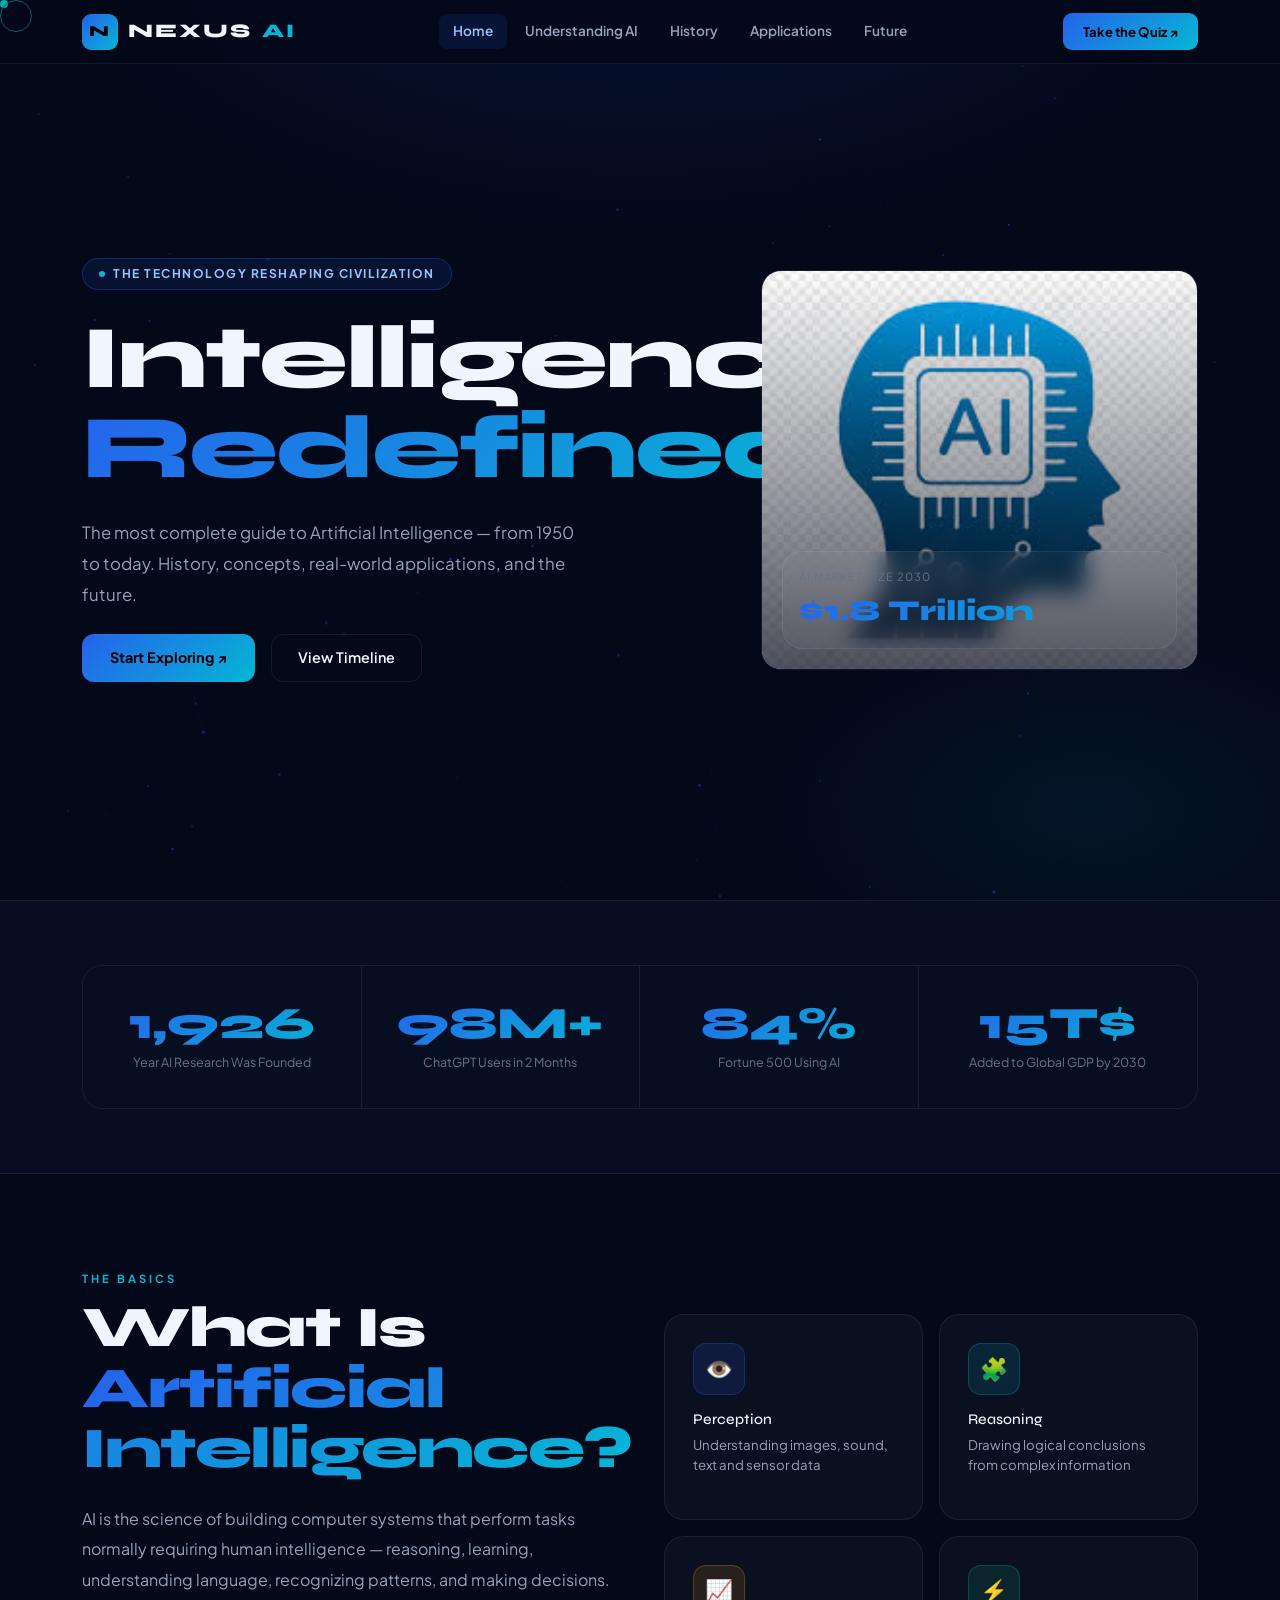
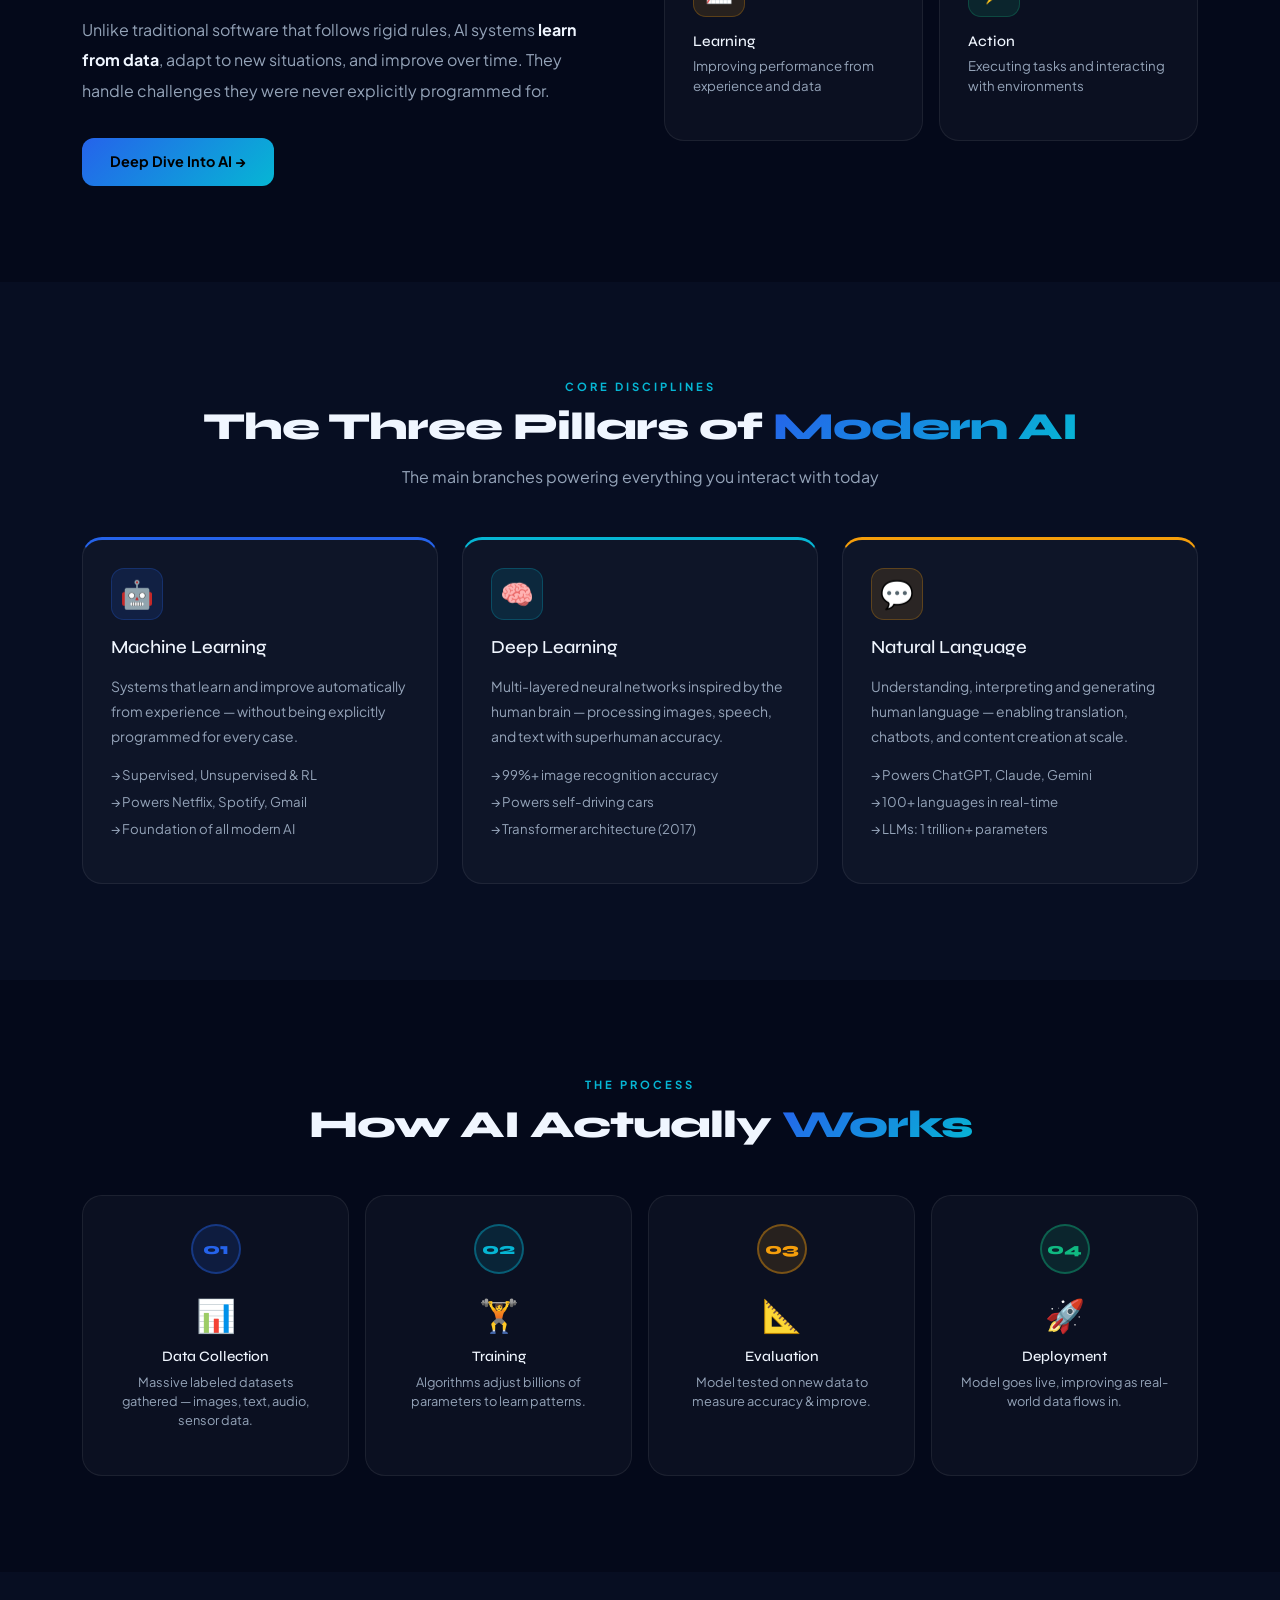
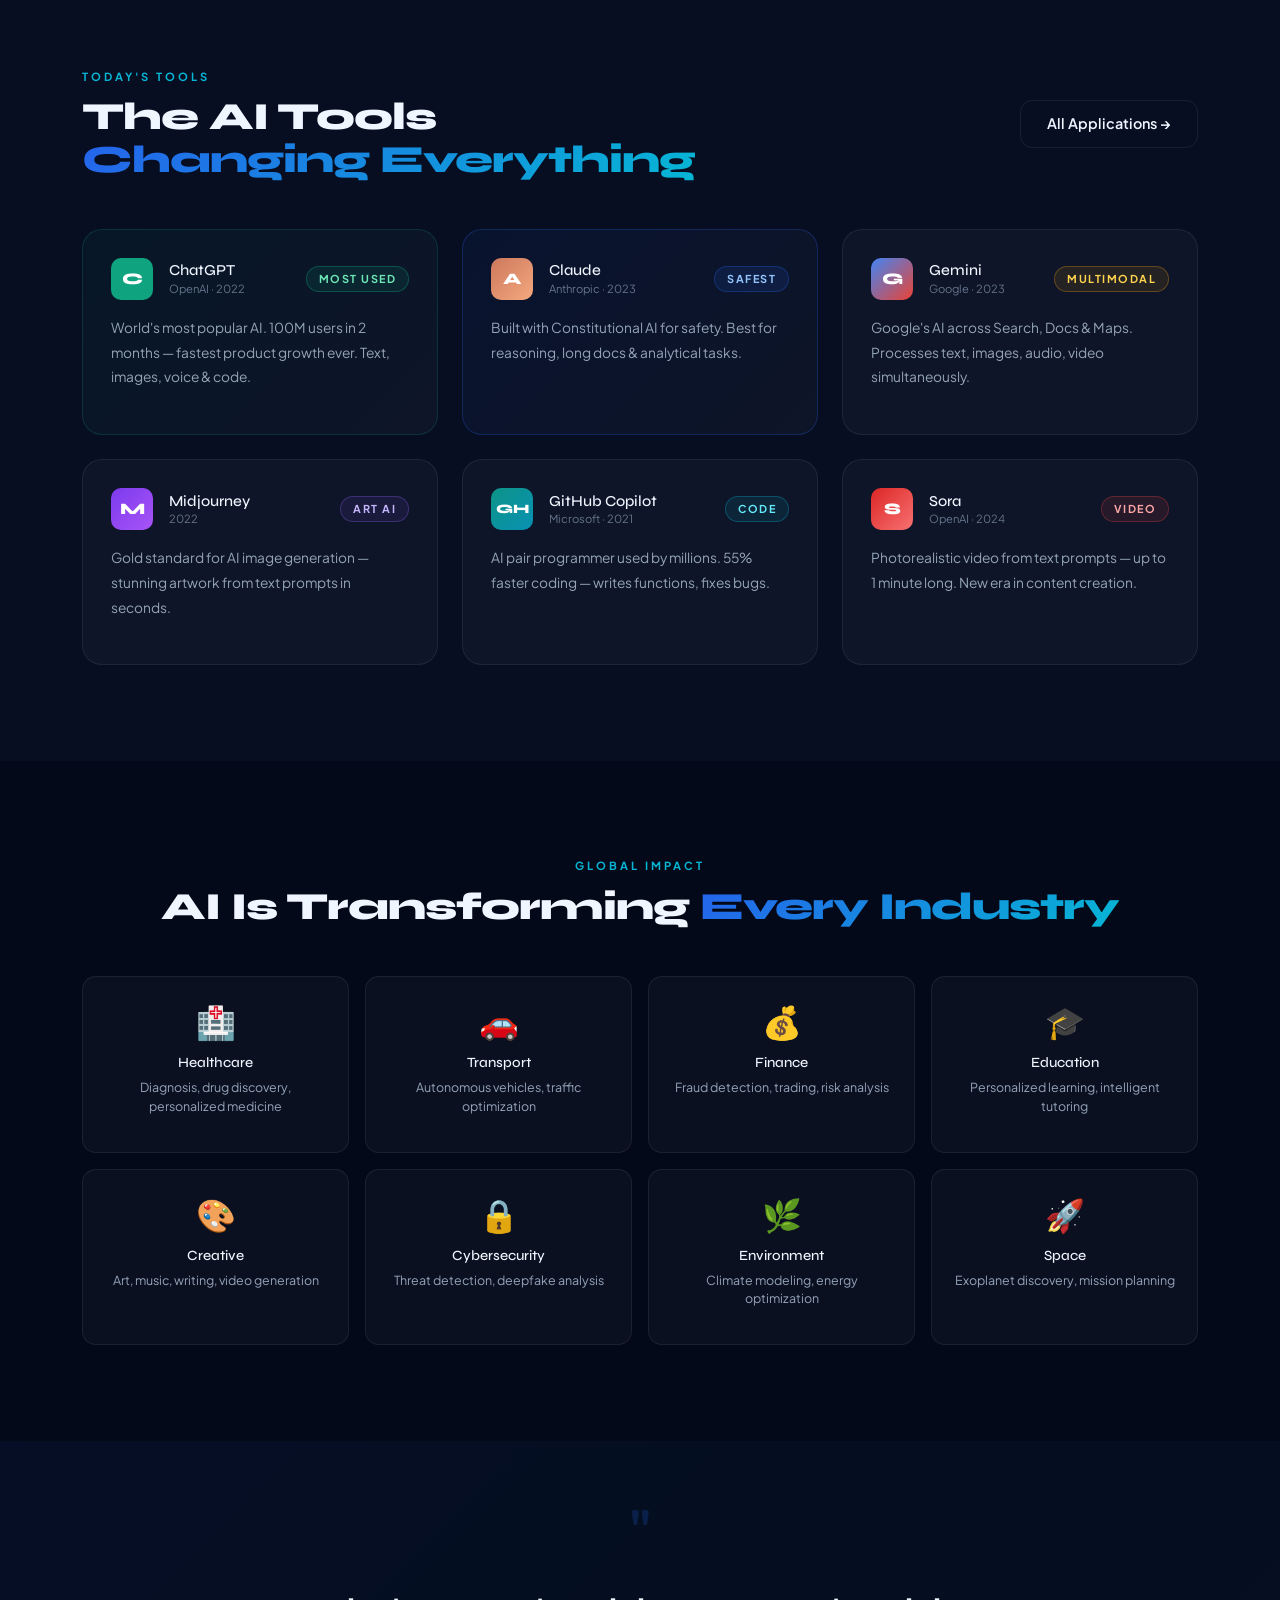
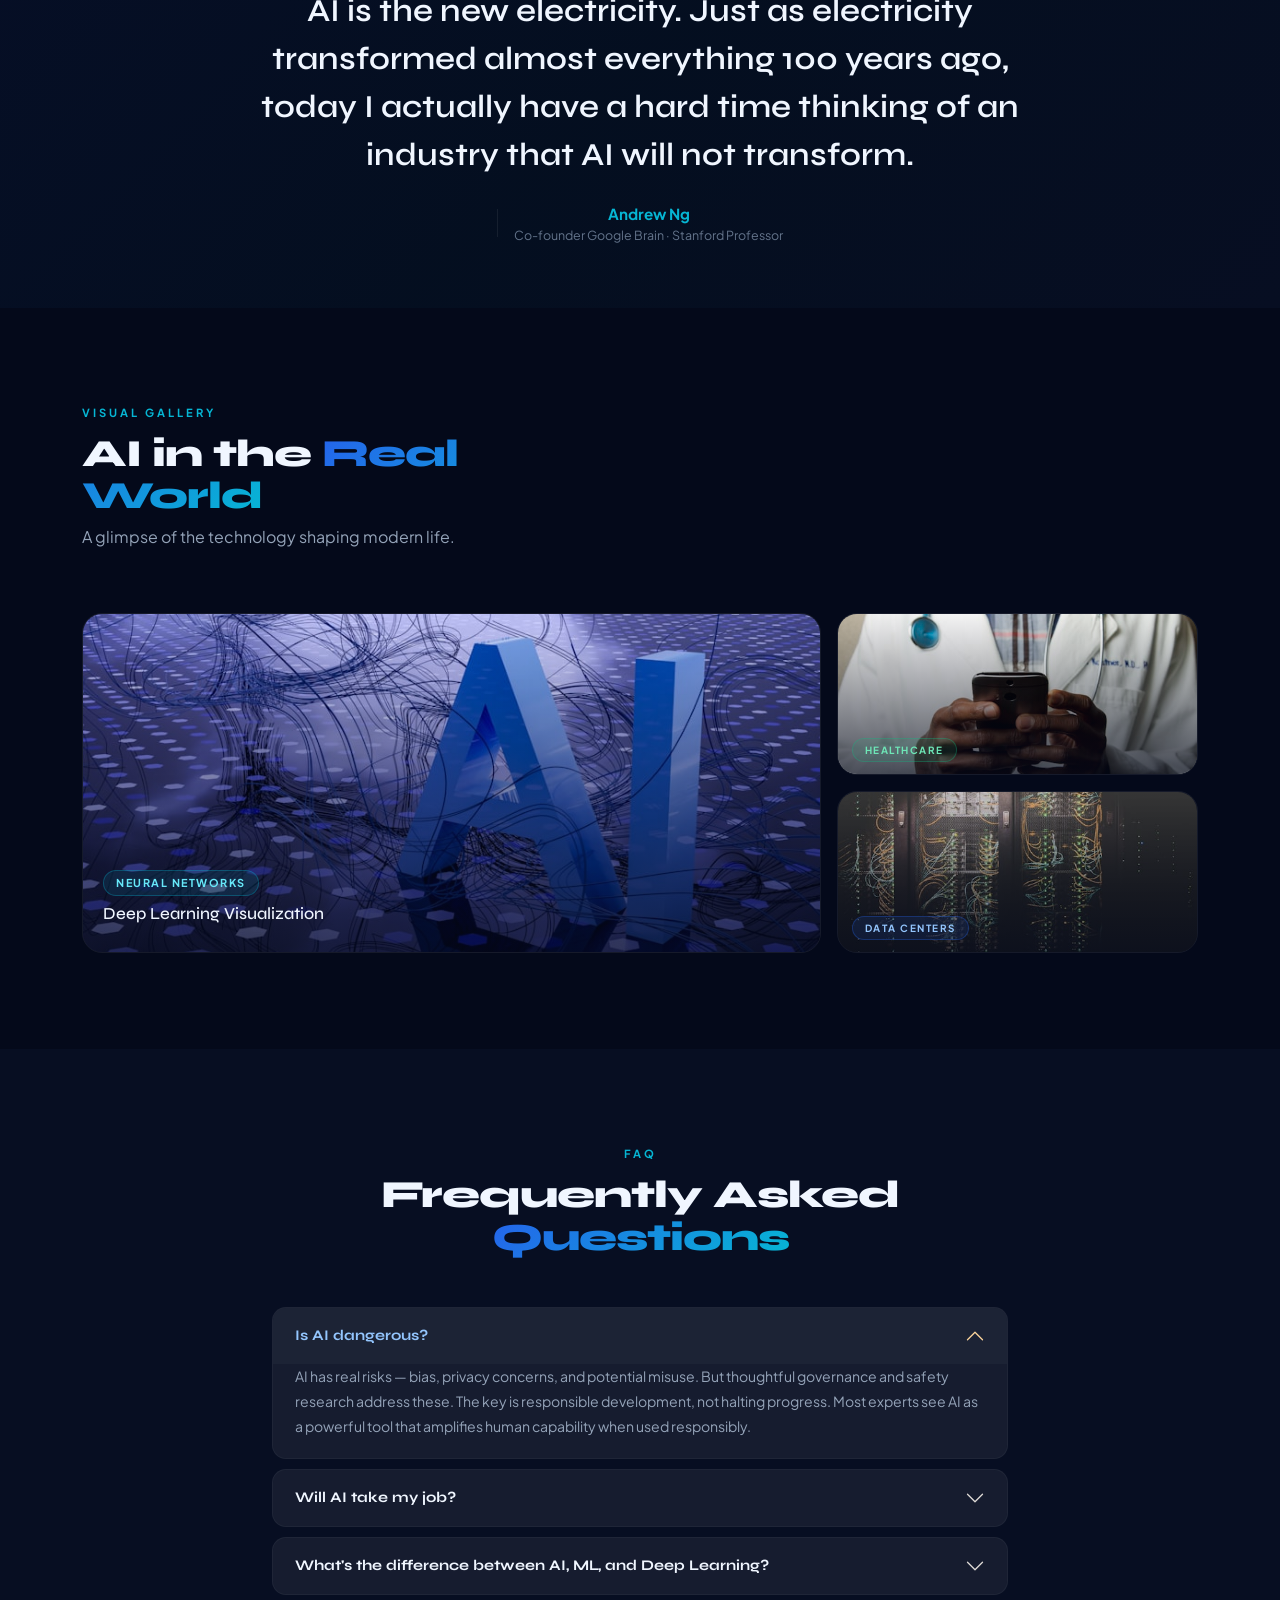
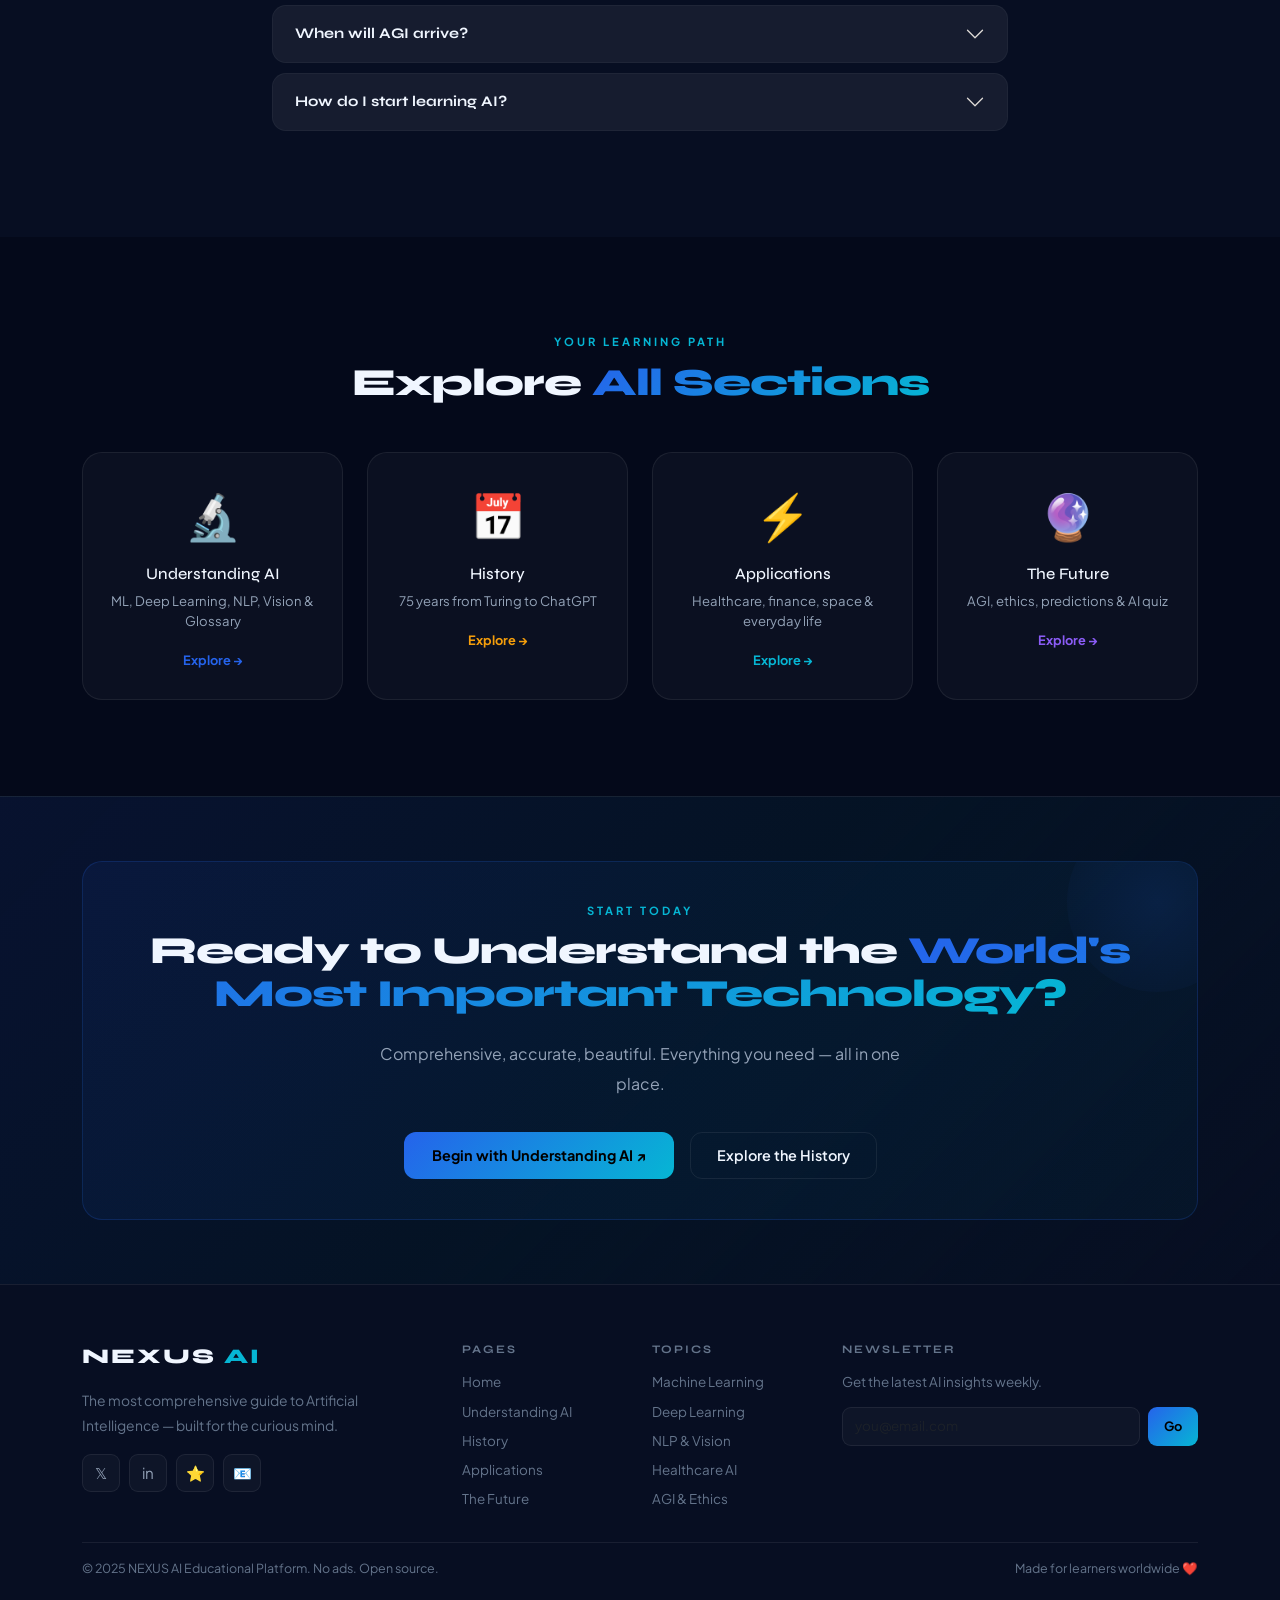
<file: index.html>
<!DOCTYPE html>
<html lang="en">

<head>
  <meta charset="UTF-8">
  <meta name="viewport" content="width=device-width, initial-scale=1.0" />
  <link rel="shortcut icon" href="img16.jpg" type="image/x-icon">
  <meta name="description"
    content="We aim to provide valuable and useful information about Website Home — NEXUS AI where we offer rich and diverse content that meets the needs of  our visitors and helps them better understand the topic">
  <meta name="outhor" content=" Mahmoud Ebrahim">
  <meta name="keywords" content="Html,css,JS,Coding Html and css">
  <link href="bootstrap.min.css" rel="stylesheet">
  <link rel="stylesheet" href="style.css">
  <title>Home — NEXUS AI</title>
</head>

<body>
  <!-- CURSOR -->
  <div class="cursor" id="cursor"></div>
  <div class="cursor-ring" id="cursor-ring"></div>

  <nav class="navbar navbar-expand-lg nexus-nav fixed-top" id="nexusNav">
    <div class="container">
      <a class="navbar-brand" href="index.html">
        <div class="brand-box">N</div>
        NEXUS <span style="color:var(--cyan)">AI</span>
      </a>
      <button class="navbar-toggler" type="button" data-bs-toggle="collapse" data-bs-target="#nb">
        <span class="navbar-toggler-icon"></span>
      </button>
      <div class="collapse navbar-collapse" id="nb">
        <ul class="navbar-nav mx-auto gap-1">
          <li class="nav-item"><a class="nav-link" href="index.html">Home</a></li>
          <li class="nav-item"><a class="nav-link" href="understanding.html">Understanding AI</a></li>
          <li class="nav-item"><a class="nav-link" href="history.html">History</a></li>
          <li class="nav-item"><a class="nav-link" href="applications.html">Applications</a></li>
          <li class="nav-item"><a class="nav-link" href="future.html">Future</a></li>
        </ul>
        <a href="future.html#quiz" class="btn btn-nav ms-lg-3 mt-2 mt-lg-0">Take the Quiz ↗</a>
      </div>
    </div>
  </nav>

  <!-- HERO -->
  <section class="hero">
    <div class="hero-glow"></div>
    <canvas id="hero-canvas"></canvas>
    <div class="container hero-content">
      <div class="row align-items-center g-5">
        <div class="col-lg-7">
          <div class="hero-badge anim-up"><span class="badge-dot"></span>The Technology Reshaping Civilization</div>
          <h1 class="display-big anim-up d1 mb-4">Intelligence,<br><span class="grad glow-text">Redefined.</span></h1>
          <p class="anim-up d2 mb-4" style="font-size:1.05rem;color:var(--muted);line-height:1.85;max-width:500px">The
            most complete guide to Artificial Intelligence — from 1950 to today. History, concepts, real-world
            applications, and the future.</p>
          <div class="d-flex flex-wrap gap-3 anim-up d3">
            <a href="understanding.html" class="btn-p">Start Exploring ↗</a>
            <a href="history.html" class="btn-o">View Timeline</a>
          </div>
        </div>
        <div class="col-lg-5 anim-up d2">
          <div class="img-card" style="height:400px">
            <img src="img17.jpeg" alt="AI">
            <div class="img-overlay"></div>
            <div style="position:absolute;bottom:20px;left:20px;right:20px">
              <div class="card-n" style="padding:16px;backdrop-filter:blur(12px)">
                <div style="font-size:.7rem;color:var(--dim);letter-spacing:1px;margin-bottom:4px">AI MARKET SIZE 2030
                </div>
                <div class="grad" style="font-family:'Syne',sans-serif;font-weight:900;font-size:1.8rem">$1.8 Trillion
                </div>
              </div>
            </div>
          </div>
        </div>
      </div>
    </div>
  </section>

  <!-- STATS -->
  <section class="sec-sm sec-dark" style="border-top:1px solid var(--border);border-bottom:1px solid var(--border)">
    <div class="container">
      <div class="stat-grid">
        <div class="stat-cell">
          <div class="stat-num grad" data-val="1950" data-sfx="">1950</div>
          <div style="font-size:.78rem;color:var(--dim)">Year AI Research Was Founded</div>
        </div>
        <div class="stat-cell">
          <div class="stat-num grad" data-val="100" data-sfx="M+">100M+</div>
          <div style="font-size:.78rem;color:var(--dim)">ChatGPT Users in 2 Months</div>
        </div>
        <div class="stat-cell">
          <div class="stat-num grad" data-val="85" data-sfx="%">85%</div>
          <div style="font-size:.78rem;color:var(--dim)">Fortune 500 Using AI</div>
        </div>
        <div class="stat-cell">
          <div class="stat-num grad" data-val="15" data-sfx="T$">$15T</div>
          <div style="font-size:.78rem;color:var(--dim)">Added to Global GDP by 2030</div>
        </div>
      </div>
    </div>
  </section>

  <!-- WHAT IS AI -->
  <section class="sec">
    <div class="container">
      <div class="row align-items-center g-5">
        <div class="col-lg-6 aleft">
          <span class="eyebrow">The Basics</span>
          <h2 class="display-md mb-4">What Is <span class="grad">Artificial Intelligence?</span></h2>
          <p style="color:var(--muted);font-size:1rem;line-height:1.9;margin-bottom:20px">AI is the science of building
            computer systems that perform tasks normally requiring human intelligence — reasoning, learning,
            understanding language, recognizing patterns, and making decisions.</p>
          <p style="color:var(--muted);line-height:1.9;margin-bottom:32px">Unlike traditional software that follows
            rigid rules, AI systems <strong style="color:var(--text)">learn from data</strong>, adapt to new situations,
            and improve over time. They handle challenges they were never explicitly programmed for.</p>
          <a href="understanding.html" class="btn-p">Deep Dive Into AI →</a>
        </div>
        <div class="col-lg-6 aright">
          <div class="row g-3">
            <div class="col-6">
              <div class="card-n h-100">
                <div class="ico ico-blue mb-3">👁️</div>
                <h5 style="font-size:.92rem;margin-bottom:6px">Perception</h5>
                <p style="font-size:.83rem;color:var(--muted)">Understanding images, sound, text and sensor data</p>
              </div>
            </div>
            <div class="col-6">
              <div class="card-n h-100">
                <div class="ico ico-cyan mb-3">🧩</div>
                <h5 style="font-size:.92rem;margin-bottom:6px">Reasoning</h5>
                <p style="font-size:.83rem;color:var(--muted)">Drawing logical conclusions from complex information</p>
              </div>
            </div>
            <div class="col-6">
              <div class="card-n h-100">
                <div class="ico ico-gold mb-3">📈</div>
                <h5 style="font-size:.92rem;margin-bottom:6px">Learning</h5>
                <p style="font-size:.83rem;color:var(--muted)">Improving performance from experience and data</p>
              </div>
            </div>
            <div class="col-6">
              <div class="card-n h-100">
                <div class="ico ico-green mb-3">⚡</div>
                <h5 style="font-size:.92rem;margin-bottom:6px">Action</h5>
                <p style="font-size:.83rem;color:var(--muted)">Executing tasks and interacting with environments</p>
              </div>
            </div>
          </div>
        </div>
      </div>
    </div>
  </section>

  <!-- THREE PILLARS -->
  <section class="sec sec-dark">
    <div class="container">
      <div class="text-center mb-5 aup">
        <span class="eyebrow">Core Disciplines</span>
        <h2 class="display-sm mb-3">The Three Pillars of <span class="grad">Modern AI</span></h2>
        <p style="color:var(--muted);max-width:520px;margin:0 auto">The main branches powering everything you interact
          with today</p>
      </div>
      <div class="row g-4">
        <div class="col-md-4 aup d1">
          <div class="card-n h-100" style="border-top:3px solid var(--blue)">
            <div class="ico ico-blue mb-3" style="font-size:1.7rem">🤖</div>
            <h3 class="font-display mb-3" style="font-size:1.15rem">Machine Learning</h3>
            <p style="color:var(--muted);font-size:.87rem;line-height:1.8;margin-bottom:16px">Systems that learn and
              improve automatically from experience — without being explicitly programmed for every case.</p>
            <ul
              style="list-style:none;padding:0;color:var(--muted);font-size:.83rem;display:flex;flex-direction:column;gap:7px">
              <li>→ Supervised, Unsupervised & RL</li>
              <li>→ Powers Netflix, Spotify, Gmail</li>
              <li>→ Foundation of all modern AI</li>
            </ul>
          </div>
        </div>
        <div class="col-md-4 aup d2">
          <div class="card-n h-100" style="border-top:3px solid var(--cyan)">
            <div class="ico ico-cyan mb-3" style="font-size:1.7rem">🧠</div>
            <h3 class="font-display mb-3" style="font-size:1.15rem">Deep Learning</h3>
            <p style="color:var(--muted);font-size:.87rem;line-height:1.8;margin-bottom:16px">Multi-layered neural
              networks inspired by the human brain — processing images, speech, and text with superhuman accuracy.</p>
            <ul
              style="list-style:none;padding:0;color:var(--muted);font-size:.83rem;display:flex;flex-direction:column;gap:7px">
              <li>→ 99%+ image recognition accuracy</li>
              <li>→ Powers self-driving cars</li>
              <li>→ Transformer architecture (2017)</li>
            </ul>
          </div>
        </div>
        <div class="col-md-4 aup d3">
          <div class="card-n h-100" style="border-top:3px solid var(--gold)">
            <div class="ico ico-gold mb-3" style="font-size:1.7rem">💬</div>
            <h3 class="font-display mb-3" style="font-size:1.15rem">Natural Language</h3>
            <p style="color:var(--muted);font-size:.87rem;line-height:1.8;margin-bottom:16px">Understanding,
              interpreting and generating human language — enabling translation, chatbots, and content creation at
              scale.</p>
            <ul
              style="list-style:none;padding:0;color:var(--muted);font-size:.83rem;display:flex;flex-direction:column;gap:7px">
              <li>→ Powers ChatGPT, Claude, Gemini</li>
              <li>→ 100+ languages in real-time</li>
              <li>→ LLMs: 1 trillion+ parameters</li>
            </ul>
          </div>
        </div>
      </div>
    </div>
  </section>

  <!-- HOW AI WORKS -->
  <section class="sec">
    <div class="container">
      <div class="text-center mb-5 aup">
        <span class="eyebrow">The Process</span>
        <h2 class="display-sm mb-3">How AI Actually <span class="grad">Works</span></h2>
      </div>
      <div class="row g-3">
        <div class="col-6 col-lg-3 aup d1">
          <div class="card-n text-center h-100">
            <div
              style="width:50px;height:50px;border-radius:50%;background:rgba(37,99,235,.15);border:2px solid rgba(37,99,235,.4);display:flex;align-items:center;justify-content:center;margin:0 auto 16px;font-family:'Syne',sans-serif;font-weight:900;color:var(--blue)">
              01</div>
            <div style="font-size:2rem;margin-bottom:10px">📊</div>
            <h5 style="font-size:.9rem;margin-bottom:8px">Data Collection</h5>
            <p style="font-size:.8rem;color:var(--muted)">Massive labeled datasets gathered — images, text, audio,
              sensor data.</p>
          </div>
        </div>
        <div class="col-6 col-lg-3 aup d2">
          <div class="card-n text-center h-100">
            <div
              style="width:50px;height:50px;border-radius:50%;background:rgba(6,182,212,.12);border:2px solid rgba(6,182,212,.4);display:flex;align-items:center;justify-content:center;margin:0 auto 16px;font-family:'Syne',sans-serif;font-weight:900;color:var(--cyan)">
              02</div>
            <div style="font-size:2rem;margin-bottom:10px">🏋️</div>
            <h5 style="font-size:.9rem;margin-bottom:8px">Training</h5>
            <p style="font-size:.8rem;color:var(--muted)">Algorithms adjust billions of parameters to learn patterns.
            </p>
          </div>
        </div>
        <div class="col-6 col-lg-3 aup d3">
          <div class="card-n text-center h-100">
            <div
              style="width:50px;height:50px;border-radius:50%;background:rgba(245,158,11,.12);border:2px solid rgba(245,158,11,.4);display:flex;align-items:center;justify-content:center;margin:0 auto 16px;font-family:'Syne',sans-serif;font-weight:900;color:var(--gold)">
              03</div>
            <div style="font-size:2rem;margin-bottom:10px">📐</div>
            <h5 style="font-size:.9rem;margin-bottom:8px">Evaluation</h5>
            <p style="font-size:.8rem;color:var(--muted)">Model tested on new data to measure accuracy & improve.</p>
          </div>
        </div>
        <div class="col-6 col-lg-3 aup d4">
          <div class="card-n text-center h-100">
            <div
              style="width:50px;height:50px;border-radius:50%;background:rgba(16,185,129,.12);border:2px solid rgba(16,185,129,.4);display:flex;align-items:center;justify-content:center;margin:0 auto 16px;font-family:'Syne',sans-serif;font-weight:900;color:var(--green)">
              04</div>
            <div style="font-size:2rem;margin-bottom:10px">🚀</div>
            <h5 style="font-size:.9rem;margin-bottom:8px">Deployment</h5>
            <p style="font-size:.8rem;color:var(--muted)">Model goes live, improving as real-world data flows in.</p>
          </div>
        </div>
      </div>
    </div>
  </section>

  <!-- AI TOOLS TODAY -->
  <section class="sec sec-dark">
    <div class="container">
      <div class="row align-items-center mb-5">
        <div class="col-lg-7 aup"><span class="eyebrow">Today's Tools</span>
          <h2 class="display-sm mb-0">The AI Tools <span class="grad">Changing Everything</span></h2>
        </div>
        <div class="col-lg-5 text-lg-end mt-3 mt-lg-0"><a href="applications.html" class="btn-o">All Applications →</a>
        </div>
      </div>
      <div class="row g-4">
        <div class="col-md-6 col-lg-4 aup d1">
          <div class="card-n h-100"
            style="background:linear-gradient(135deg,rgba(16,163,127,.06),var(--card));border-color:rgba(16,163,127,.2)">
            <div class="d-flex align-items-center gap-3 mb-3">
              <div
                style="width:42px;height:42px;background:#10a37f;border-radius:10px;display:flex;align-items:center;justify-content:center;font-weight:900;color:#fff;font-family:'Syne',sans-serif">
                C</div>
              <div>
                <h5 style="font-size:.95rem;margin:0">ChatGPT</h5>
                <div style="font-size:.7rem;color:var(--dim)">OpenAI · 2022</div>
              </div>
              <span class="tag tag-green ms-auto">Most Used</span>
            </div>
            <p style="font-size:.86rem;color:var(--muted);line-height:1.8">World's most popular AI. 100M users in 2
              months — fastest product growth ever. Text, images, voice & code.</p>
          </div>
        </div>
        <div class="col-md-6 col-lg-4 aup d2">
          <div class="card-n h-100"
            style="background:linear-gradient(135deg,rgba(37,99,235,.06),var(--card));border-color:rgba(37,99,235,.25)">
            <div class="d-flex align-items-center gap-3 mb-3">
              <div
                style="width:42px;height:42px;background:linear-gradient(135deg,#cc785c,#f5a97f);border-radius:10px;display:flex;align-items:center;justify-content:center;font-weight:900;color:#fff;font-family:'Syne',sans-serif">
                A</div>
              <div>
                <h5 style="font-size:.95rem;margin:0">Claude</h5>
                <div style="font-size:.7rem;color:var(--dim)">Anthropic · 2023</div>
              </div>
              <span class="tag tag-blue ms-auto">Safest</span>
            </div>
            <p style="font-size:.86rem;color:var(--muted);line-height:1.8">Built with Constitutional AI for safety. Best
              for reasoning, long docs & analytical tasks.</p>
          </div>
        </div>
        <div class="col-md-6 col-lg-4 aup d3">
          <div class="card-n h-100">
            <div class="d-flex align-items-center gap-3 mb-3">
              <div
                style="width:42px;height:42px;background:linear-gradient(135deg,#4285f4,#ea4335);border-radius:10px;display:flex;align-items:center;justify-content:center;font-weight:900;color:#fff;font-family:'Syne',sans-serif">
                G</div>
              <div>
                <h5 style="font-size:.95rem;margin:0">Gemini</h5>
                <div style="font-size:.7rem;color:var(--dim)">Google · 2023</div>
              </div>
              <span class="tag tag-gold ms-auto">Multimodal</span>
            </div>
            <p style="font-size:.86rem;color:var(--muted);line-height:1.8">Google's AI across Search, Docs & Maps.
              Processes text, images, audio, video simultaneously.</p>
          </div>
        </div>
        <div class="col-md-6 col-lg-4 aup d1">
          <div class="card-n h-100">
            <div class="d-flex align-items-center gap-3 mb-3">
              <div
                style="width:42px;height:42px;background:linear-gradient(135deg,#7c3aed,#a855f7);border-radius:10px;display:flex;align-items:center;justify-content:center;font-weight:900;color:#fff;font-family:'Syne',sans-serif">
                M</div>
              <div>
                <h5 style="font-size:.95rem;margin:0">Midjourney</h5>
                <div style="font-size:.7rem;color:var(--dim)">2022</div>
              </div>
              <span class="tag tag-purple ms-auto">Art AI</span>
            </div>
            <p style="font-size:.86rem;color:var(--muted);line-height:1.8">Gold standard for AI image generation —
              stunning artwork from text prompts in seconds.</p>
          </div>
        </div>
        <div class="col-md-6 col-lg-4 aup d2">
          <div class="card-n h-100">
            <div class="d-flex align-items-center gap-3 mb-3">
              <div
                style="width:42px;height:42px;background:linear-gradient(135deg,#0d9488,#0891b2);border-radius:10px;display:flex;align-items:center;justify-content:center;font-weight:900;color:#fff;font-family:'Syne',sans-serif;font-size:.8rem">
                GH</div>
              <div>
                <h5 style="font-size:.95rem;margin:0">GitHub Copilot</h5>
                <div style="font-size:.7rem;color:var(--dim)">Microsoft · 2021</div>
              </div>
              <span class="tag tag-cyan ms-auto">Code</span>
            </div>
            <p style="font-size:.86rem;color:var(--muted);line-height:1.8">AI pair programmer used by millions. 55%
              faster coding — writes functions, fixes bugs.</p>
          </div>
        </div>
        <div class="col-md-6 col-lg-4 aup d3">
          <div class="card-n h-100">
            <div class="d-flex align-items-center gap-3 mb-3">
              <div
                style="width:42px;height:42px;background:linear-gradient(135deg,#dc2626,#f87171);border-radius:10px;display:flex;align-items:center;justify-content:center;font-weight:900;color:#fff;font-family:'Syne',sans-serif">
                S</div>
              <div>
                <h5 style="font-size:.95rem;margin:0">Sora</h5>
                <div style="font-size:.7rem;color:var(--dim)">OpenAI · 2024</div>
              </div>
              <span class="tag tag-red ms-auto">Video</span>
            </div>
            <p style="font-size:.86rem;color:var(--muted);line-height:1.8">Photorealistic video from text prompts — up
              to 1 minute long. New era in content creation.</p>
          </div>
        </div>
      </div>
    </div>
  </section>

  <!-- INDUSTRIES -->
  <section class="sec">
    <div class="container">
      <div class="text-center mb-5 aup">
        <span class="eyebrow">Global Impact</span>
        <h2 class="display-sm mb-3">AI Is Transforming <span class="grad">Every Industry</span></h2>
      </div>
      <div class="row g-3">
        <div class="col-6 col-md-3 aup d1">
          <div class="card-sm text-center h-100">
            <div style="font-size:2rem;margin-bottom:10px">🏥</div>
            <h5 style="font-size:.88rem;margin-bottom:6px">Healthcare</h5>
            <p style="font-size:.78rem;color:var(--muted)">Diagnosis, drug discovery, personalized medicine</p>
          </div>
        </div>
        <div class="col-6 col-md-3 aup d2">
          <div class="card-sm text-center h-100">
            <div style="font-size:2rem;margin-bottom:10px">🚗</div>
            <h5 style="font-size:.88rem;margin-bottom:6px">Transport</h5>
            <p style="font-size:.78rem;color:var(--muted)">Autonomous vehicles, traffic optimization</p>
          </div>
        </div>
        <div class="col-6 col-md-3 aup d3">
          <div class="card-sm text-center h-100">
            <div style="font-size:2rem;margin-bottom:10px">💰</div>
            <h5 style="font-size:.88rem;margin-bottom:6px">Finance</h5>
            <p style="font-size:.78rem;color:var(--muted)">Fraud detection, trading, risk analysis</p>
          </div>
        </div>
        <div class="col-6 col-md-3 aup d4">
          <div class="card-sm text-center h-100">
            <div style="font-size:2rem;margin-bottom:10px">🎓</div>
            <h5 style="font-size:.88rem;margin-bottom:6px">Education</h5>
            <p style="font-size:.78rem;color:var(--muted)">Personalized learning, intelligent tutoring</p>
          </div>
        </div>
        <div class="col-6 col-md-3 aup d1">
          <div class="card-sm text-center h-100">
            <div style="font-size:2rem;margin-bottom:10px">🎨</div>
            <h5 style="font-size:.88rem;margin-bottom:6px">Creative</h5>
            <p style="font-size:.78rem;color:var(--muted)">Art, music, writing, video generation</p>
          </div>
        </div>
        <div class="col-6 col-md-3 aup d2">
          <div class="card-sm text-center h-100">
            <div style="font-size:2rem;margin-bottom:10px">🔒</div>
            <h5 style="font-size:.88rem;margin-bottom:6px">Cybersecurity</h5>
            <p style="font-size:.78rem;color:var(--muted)">Threat detection, deepfake analysis</p>
          </div>
        </div>
        <div class="col-6 col-md-3 aup d3">
          <div class="card-sm text-center h-100">
            <div style="font-size:2rem;margin-bottom:10px">🌿</div>
            <h5 style="font-size:.88rem;margin-bottom:6px">Environment</h5>
            <p style="font-size:.78rem;color:var(--muted)">Climate modeling, energy optimization</p>
          </div>
        </div>
        <div class="col-6 col-md-3 aup d4">
          <div class="card-sm text-center h-100">
            <div style="font-size:2rem;margin-bottom:10px">🚀</div>
            <h5 style="font-size:.88rem;margin-bottom:6px">Space</h5>
            <p style="font-size:.78rem;color:var(--muted)">Exoplanet discovery, mission planning</p>
          </div>
        </div>
      </div>
    </div>
  </section>

  <!-- QUOTE -->
  <section class="sec-sm sec-dark"
    style="background:linear-gradient(135deg,rgba(37,99,235,.06),rgba(6,182,212,.03),var(--bg2))">
    <div class="container">
      <div class="row justify-content-center">
        <div class="col-lg-9 text-center aup">
          <div
            style="font-size:4.5rem;color:rgba(37,99,235,.2);font-family:'Syne',sans-serif;line-height:.8;margin-bottom:24px">
            "</div>
          <p
            style="font-family:'Syne',sans-serif;font-size:clamp(1.3rem,3vw,2rem);font-weight:600;line-height:1.5;color:var(--text);margin-bottom:24px">
            AI is the new electricity. Just as electricity transformed almost everything 100 years ago, today I actually
            have a hard time thinking of an industry that AI will not transform.</p>
          <div class="d-flex align-items-center justify-content-center gap-3">
            <div style="width:1px;height:28px;background:var(--border)"></div>
            <div>
              <div style="font-weight:700;font-size:.95rem;color:var(--cyan)">Andrew Ng</div>
              <div style="font-size:.78rem;color:var(--dim)">Co-founder Google Brain · Stanford Professor</div>
            </div>
          </div>
        </div>
      </div>
    </div>
  </section>

  <!-- GALLERY -->
  <section class="sec">
    <div class="container">
      <div class="row g-4 align-items-center mb-5">
        <div class="col-lg-6 aleft"><span class="eyebrow">Visual Gallery</span>
          <h2 class="display-sm mb-2">AI in the <span class="grad">Real World</span></h2>
          <p style="color:var(--muted)">A glimpse of the technology shaping modern life.</p>
        </div>
      </div>
      <div class="row g-3">
        <div class="col-md-8">
          <div class="img-card" style="height:340px">
            <img src="img1.jpeg" alt="Neural Network">
            <div class="img-overlay"></div>
            <div style="position:absolute;bottom:20px;left:20px"><span class="tag tag-cyan mb-2 d-block"
                style="width:fit-content">Neural Networks</span>
              <h5 class="font-display" style="font-size:1.05rem">Deep Learning Visualization</h5>
            </div>
          </div>
        </div>
        <div class="col-md-4 d-flex flex-column gap-3">
          <div class="img-card" style="height:162px">
            <img src="img2.jpeg" alt="Healthcare">
            <div class="img-overlay"></div>
            <div style="position:absolute;bottom:12px;left:14px"><span class="tag tag-green"
                style="font-size:.62rem">Healthcare</span></div>
          </div>
          <div class="img-card" style="height:162px">
            <img src="img3.jpeg" alt="Data Center">
            <div class="img-overlay"></div>
            <div style="position:absolute;bottom:12px;left:14px"><span class="tag tag-blue"
                style="font-size:.62rem">Data Centers</span></div>
          </div>
        </div>
      </div>
    </div>
  </section>

  <!-- FAQ -->
  <section class="sec sec-dark">
    <div class="container">
      <div class="row justify-content-center">
        <div class="col-lg-8">
          <div class="text-center mb-5 aup"><span class="eyebrow">FAQ</span>
            <h2 class="display-sm mb-0">Frequently Asked <span class="grad">Questions</span></h2>
          </div>
          <div class="accordion ac" id="faq">
            <div class="accordion-item">
              <h2 class="accordion-header"><button class="accordion-button" type="button" data-bs-toggle="collapse"
                  data-bs-target="#f1">Is AI dangerous?</button></h2>
              <div id="f1" class="accordion-collapse collapse show" data-bs-parent="#faq">
                <div class="accordion-body">AI has real risks — bias, privacy concerns, and potential misuse. But
                  thoughtful governance and safety research address these. The key is responsible development, not
                  halting progress. Most experts see AI as a powerful tool that amplifies human capability when used
                  responsibly.</div>
              </div>
            </div>
            <div class="accordion-item">
              <h2 class="accordion-header"><button class="accordion-button collapsed" type="button"
                  data-bs-toggle="collapse" data-bs-target="#f2">Will AI take my job?</button></h2>
              <div id="f2" class="accordion-collapse collapse" data-bs-parent="#faq">
                <div class="accordion-body">AI automates repetitive tasks but creates new job categories too. History
                  shows technology eliminates some roles while creating many more. Skills in creativity, critical
                  thinking, emotional intelligence, and AI collaboration will be most valuable. The key is adapting and
                  learning to work alongside AI.</div>
              </div>
            </div>
            <div class="accordion-item">
              <h2 class="accordion-header"><button class="accordion-button collapsed" type="button"
                  data-bs-toggle="collapse" data-bs-target="#f3">What's the difference between AI, ML, and Deep
                  Learning?</button></h2>
              <div id="f3" class="accordion-collapse collapse" data-bs-parent="#faq">
                <div class="accordion-body">Think nested circles: AI is the broadest field — any machine mimicking human
                  intelligence. Machine Learning (ML) is a subset where systems learn from data. Deep Learning is a
                  subset of ML using multi-layered neural networks. All Deep Learning is ML, and all ML is AI — but not
                  the reverse.</div>
              </div>
            </div>
            <div class="accordion-item">
              <h2 class="accordion-header"><button class="accordion-button collapsed" type="button"
                  data-bs-toggle="collapse" data-bs-target="#f4">When will AGI arrive?</button></h2>
              <div id="f4" class="accordion-collapse collapse" data-bs-parent="#faq">
                <div class="accordion-body">Estimates vary widely. Sam Altman predicts within a decade. Others say
                  2040-2060. Some experts believe true AGI may never arrive in the sci-fi sense. What's clear: the pace
                  of AI progress has accelerated dramatically since 2020, with each year bringing capabilities
                  previously thought years away.</div>
              </div>
            </div>
            <div class="accordion-item">
              <h2 class="accordion-header"><button class="accordion-button collapsed" type="button"
                  data-bs-toggle="collapse" data-bs-target="#f5">How do I start learning AI?</button></h2>
              <div id="f5" class="accordion-collapse collapse" data-bs-parent="#faq">
                <div class="accordion-body">Start with Python basics (free on freeCodeCamp). Then take Andrew Ng's
                  Machine Learning Specialization on Coursera — the world's most popular ML course. Practice on Kaggle
                  competitions using Google Colab. You can build real AI projects within weeks, even without a math
                  degree.</div>
              </div>
            </div>
          </div>
        </div>
      </div>
    </div>
  </section>

  <!-- EXPLORE -->
  <section class="sec">
    <div class="container">
      <div class="text-center mb-5 aup"><span class="eyebrow">Your Learning Path</span>
        <h2 class="display-sm mb-0">Explore <span class="grad">All Sections</span></h2>
      </div>
      <div class="row g-4">
        <div class="col-6 col-lg-3 aup d1"><a href="understanding.html" style="text-decoration:none">
            <div class="card-n text-center h-100">
              <div style="font-size:2.8rem;margin-bottom:16px">🔬</div>
              <h4 class="font-display mb-2" style="font-size:1rem;color:var(--text)">Understanding AI</h4>
              <p style="font-size:.82rem;color:var(--muted);margin-bottom:16px">ML, Deep Learning, NLP, Vision &
                Glossary</p><span style="color:var(--blue);font-size:.8rem;font-weight:700">Explore →</span>
            </div>
          </a></div>
        <div class="col-6 col-lg-3 aup d2"><a href="history.html" style="text-decoration:none">
            <div class="card-n text-center h-100">
              <div style="font-size:2.8rem;margin-bottom:16px">📅</div>
              <h4 class="font-display mb-2" style="font-size:1rem;color:var(--text)">History</h4>
              <p style="font-size:.82rem;color:var(--muted);margin-bottom:16px">75 years from Turing to ChatGPT</p><span
                style="color:var(--gold);font-size:.8rem;font-weight:700">Explore →</span>
            </div>
          </a></div>
        <div class="col-6 col-lg-3 aup d3"><a href="applications.html" style="text-decoration:none">
            <div class="card-n text-center h-100">
              <div style="font-size:2.8rem;margin-bottom:16px">⚡</div>
              <h4 class="font-display mb-2" style="font-size:1rem;color:var(--text)">Applications</h4>
              <p style="font-size:.82rem;color:var(--muted);margin-bottom:16px">Healthcare, finance, space & everyday
                life</p><span style="color:var(--cyan);font-size:.8rem;font-weight:700">Explore →</span>
            </div>
          </a></div>
        <div class="col-6 col-lg-3 aup d4"><a href="future.html" style="text-decoration:none">
            <div class="card-n text-center h-100">
              <div style="font-size:2.8rem;margin-bottom:16px">🔮</div>
              <h4 class="font-display mb-2" style="font-size:1rem;color:var(--text)">The Future</h4>
              <p style="font-size:.82rem;color:var(--muted);margin-bottom:16px">AGI, ethics, predictions & AI quiz</p>
              <span style="color:var(--purple);font-size:.8rem;font-weight:700">Explore →</span>
            </div>
          </a></div>
      </div>
    </div>
  </section>

  <!-- FINAL CTA -->
  <section class="sec-sm"
    style="background:linear-gradient(135deg,rgba(37,99,235,.1),rgba(6,182,212,.06),var(--bg2));border-top:1px solid var(--border)">
    <div class="container">
      <div class="callout text-center aup">
        <span class="eyebrow">Start Today</span>
        <h2 class="display-sm mb-4">Ready to Understand the <span class="grad">World's Most Important Technology?</span>
        </h2>
        <p style="color:var(--muted);max-width:520px;margin:0 auto 32px;line-height:1.9">Comprehensive, accurate,
          beautiful. Everything you need — all in one place.</p>
        <div class="d-flex flex-wrap justify-content-center gap-3">
          <a href="understanding.html" class="btn-p">Begin with Understanding AI ↗</a>
          <a href="history.html" class="btn-o">Explore the History</a>
        </div>
      </div>
    </div>
  </section>

  <footer class="foot">
    <div class="container">
      <div class="row g-4 mb-4">
        <div class="col-lg-4 col-md-6">
          <div class="foot-brand mb-3">NEXUS <span style="color:var(--cyan)">AI</span></div>
          <p style="color:var(--dim);font-size:.87rem;line-height:1.8;max-width:280px">The most comprehensive guide to
            Artificial Intelligence — built for the curious mind.</p>
          <div class="mt-3">
            <a href="#" class="social-i">𝕏</a>
            <a href="#" class="social-i">in</a>
            <a href="#" class="social-i">⭐</a>
            <a href="#" class="social-i">📧</a>
          </div>
        </div>
        <div class="col-6 col-md-4 col-lg-2">
          <div class="foot-head">Pages</div>
          <a class="foot-link" href="index.html">Home</a>
          <a class="foot-link" href="understanding.html">Understanding AI</a>
          <a class="foot-link" href="history.html">History</a>
          <a class="foot-link" href="applications.html">Applications</a>
          <a class="foot-link" href="future.html">The Future</a>
        </div>
        <div class="col-6 col-md-4 col-lg-2">
          <div class="foot-head">Topics</div>
          <a class="foot-link" href="understanding.html">Machine Learning</a>
          <a class="foot-link" href="understanding.html">Deep Learning</a>
          <a class="foot-link" href="understanding.html">NLP & Vision</a>
          <a class="foot-link" href="applications.html">Healthcare AI</a>
          <a class="foot-link" href="future.html">AGI & Ethics</a>
        </div>
        <div class="col-md-6 col-lg-4">
          <div class="foot-head">Newsletter</div>
          <p style="color:var(--dim);font-size:.84rem;margin-bottom:14px">Get the latest AI insights weekly.</p>
          <form class="sub-form d-flex gap-2">
            <input type="email" placeholder="you@email.com" class="form-control"
              style="background:var(--card);border:1px solid var(--border);color:var(--text);border-radius:9px;font-size:.84rem">
            <button type="submit" class="btn-p" style="padding:10px 16px;font-size:.8rem;border-radius:9px">Go</button>
          </form>
        </div>
      </div>
      <div class="plain-line mb-3"></div>
      <div class="d-flex flex-wrap justify-content-between gap-2">
        <div class="foot-copy">© 2025 NEXUS AI Educational Platform. No ads. Open source.</div>
        <div class="foot-copy">Made for learners worldwide ❤️</div>
      </div>
    </div>
  </footer>
  <button class="back-to-top" id="backToTop">↑</button>
  <script src="bootstrap.bundle.min.js"></script>
  <script src="main.js"></script>
</body>

</html>
</file>
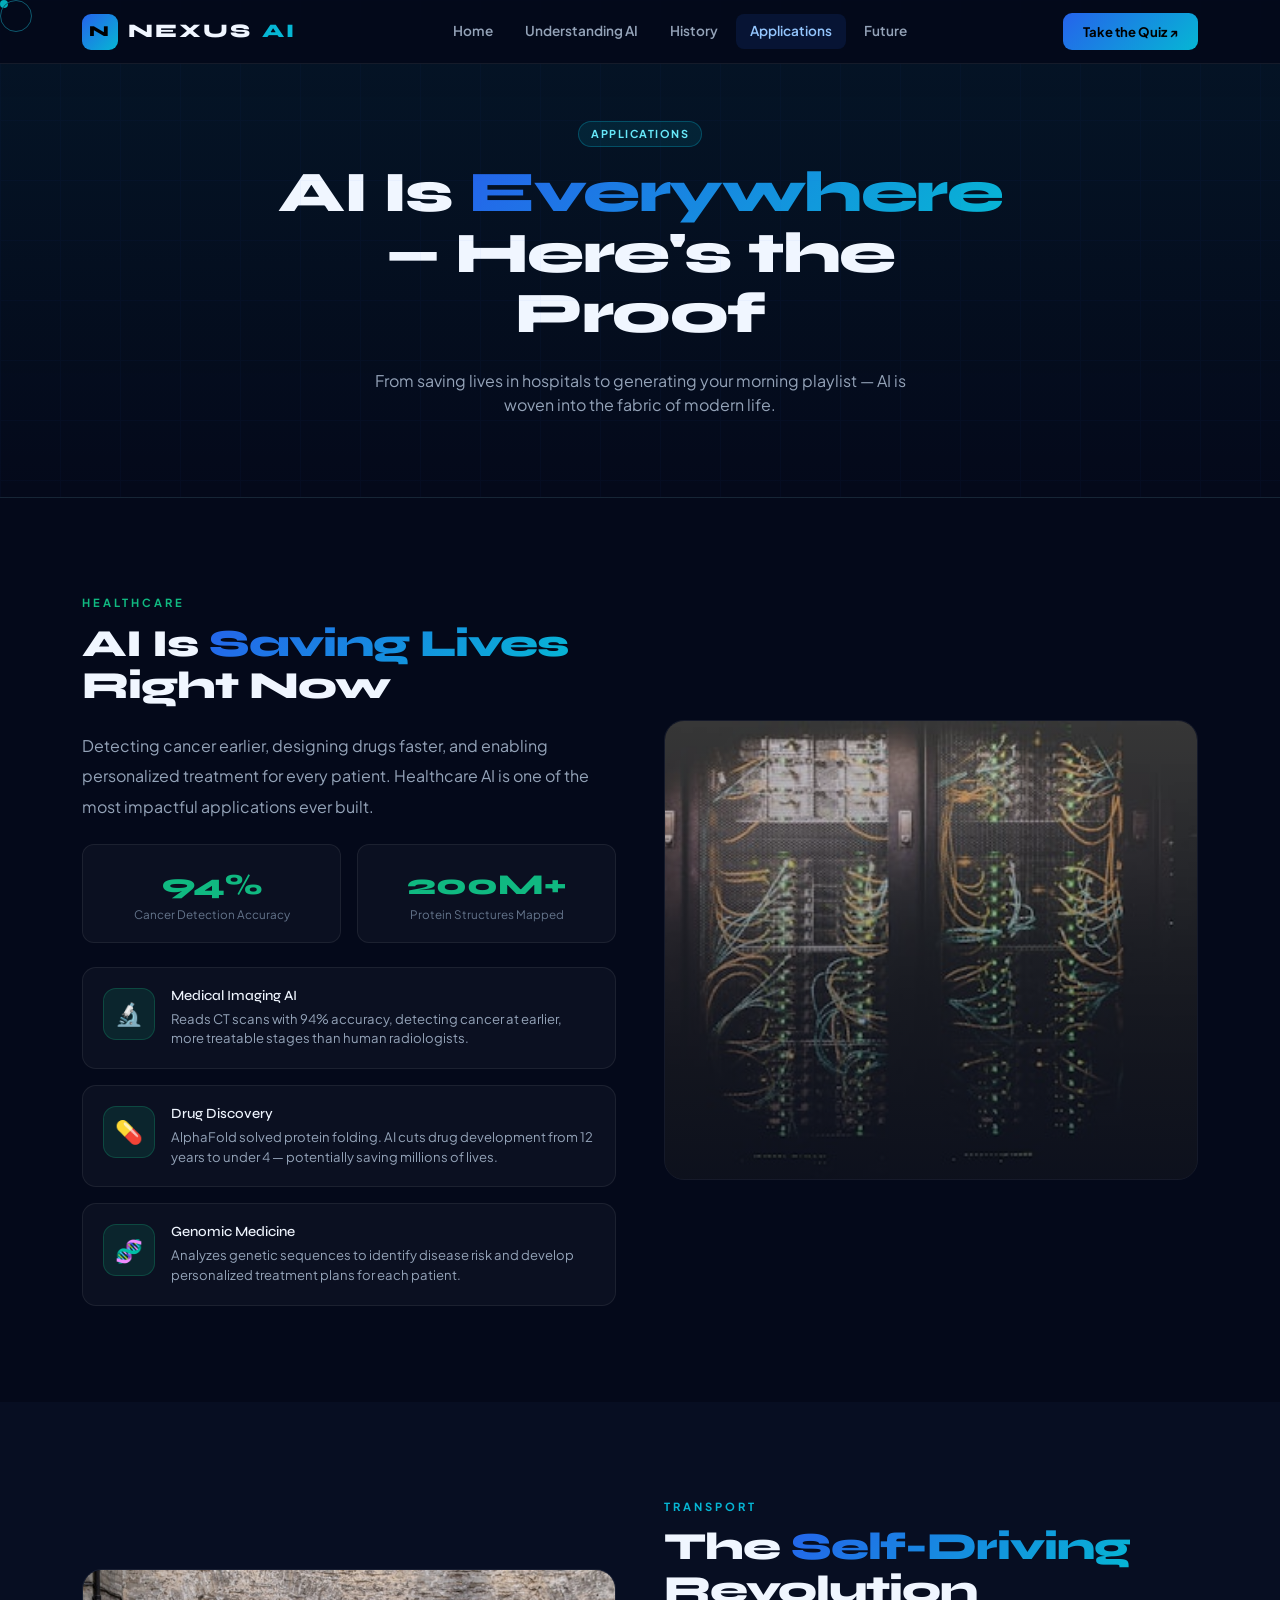
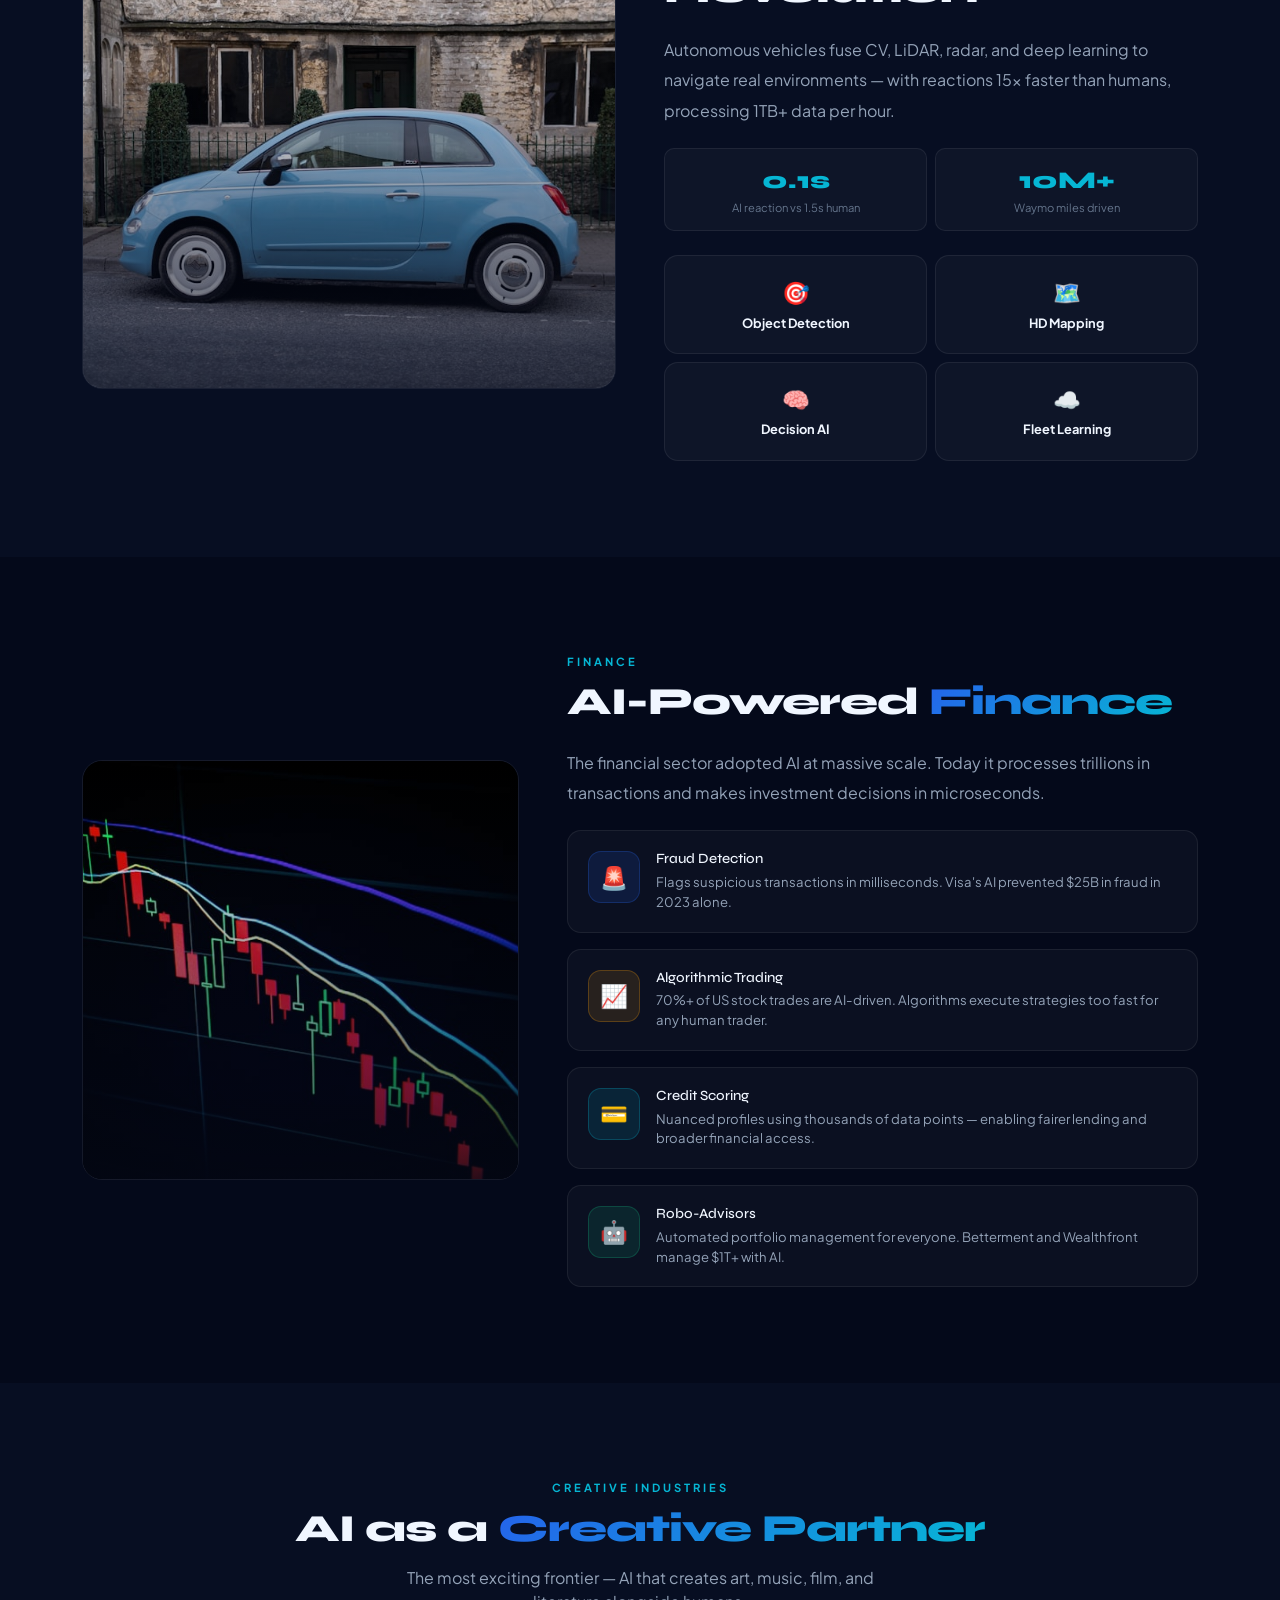
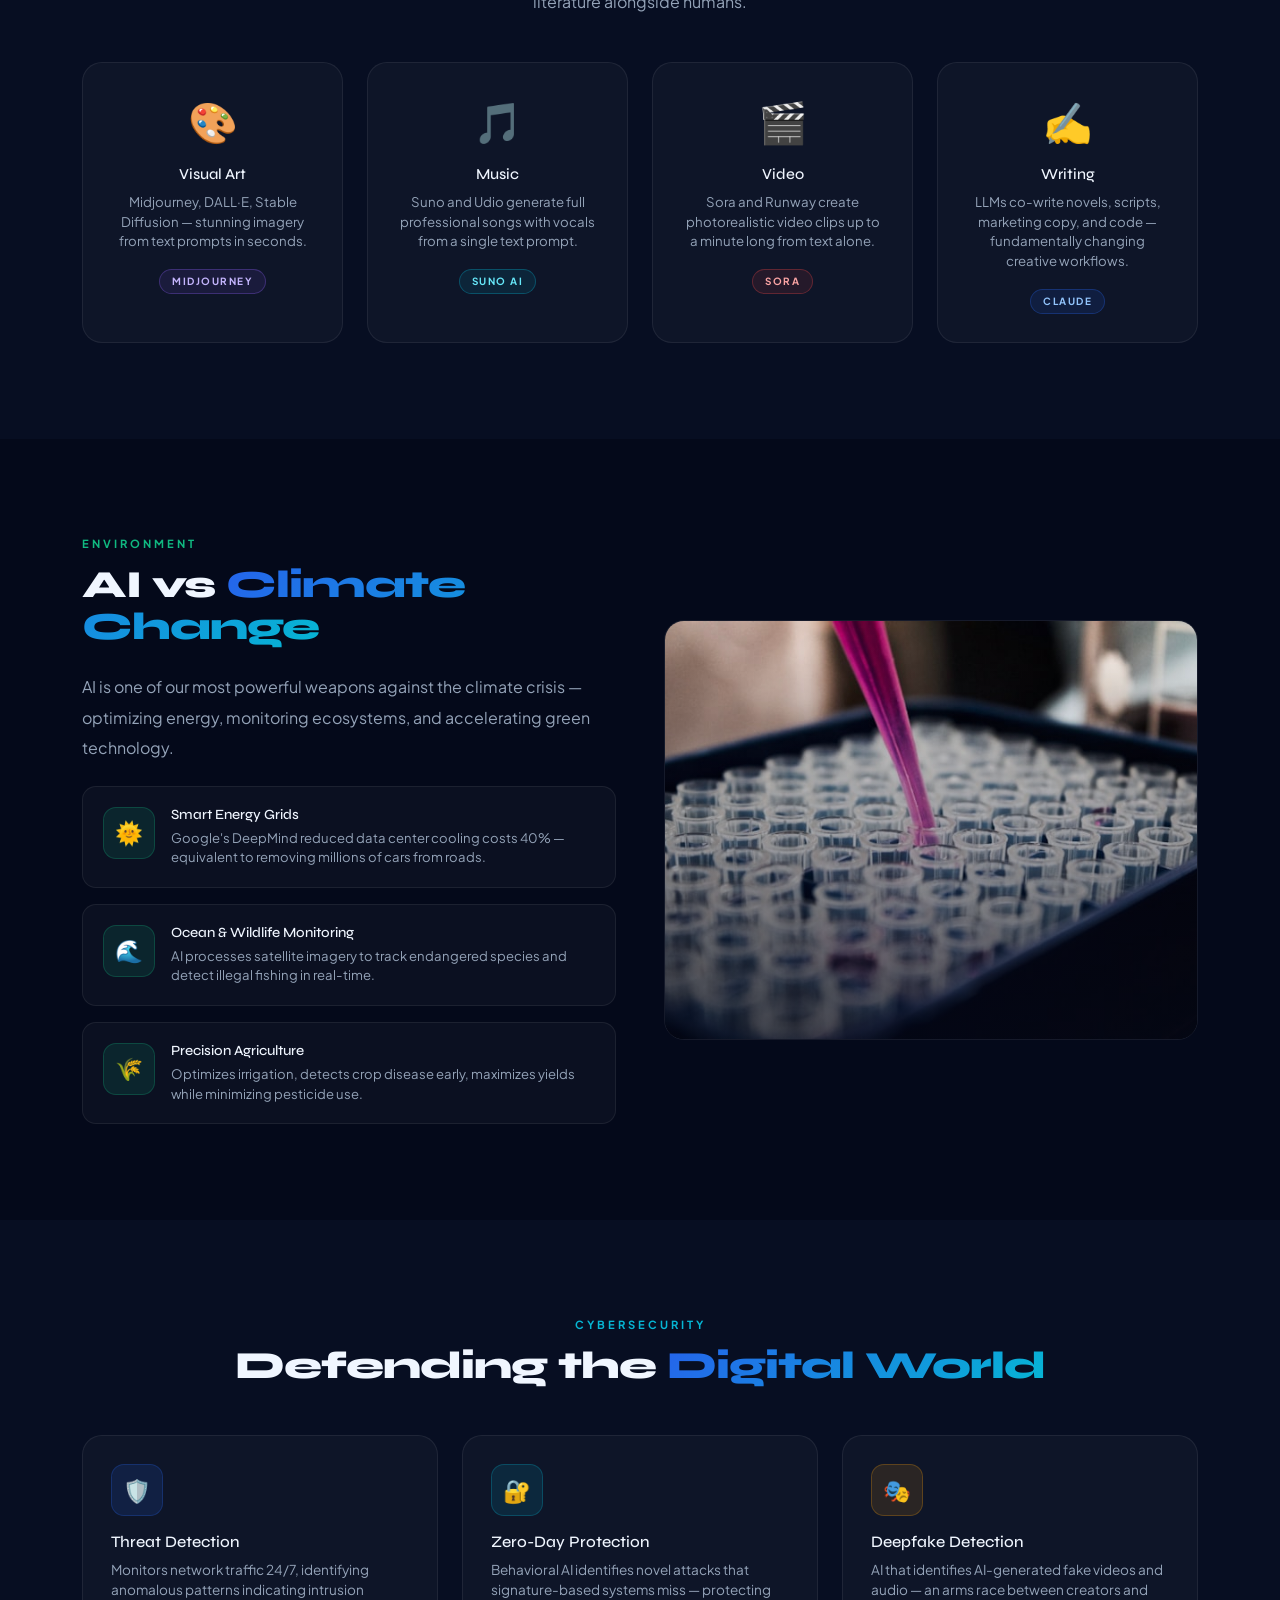
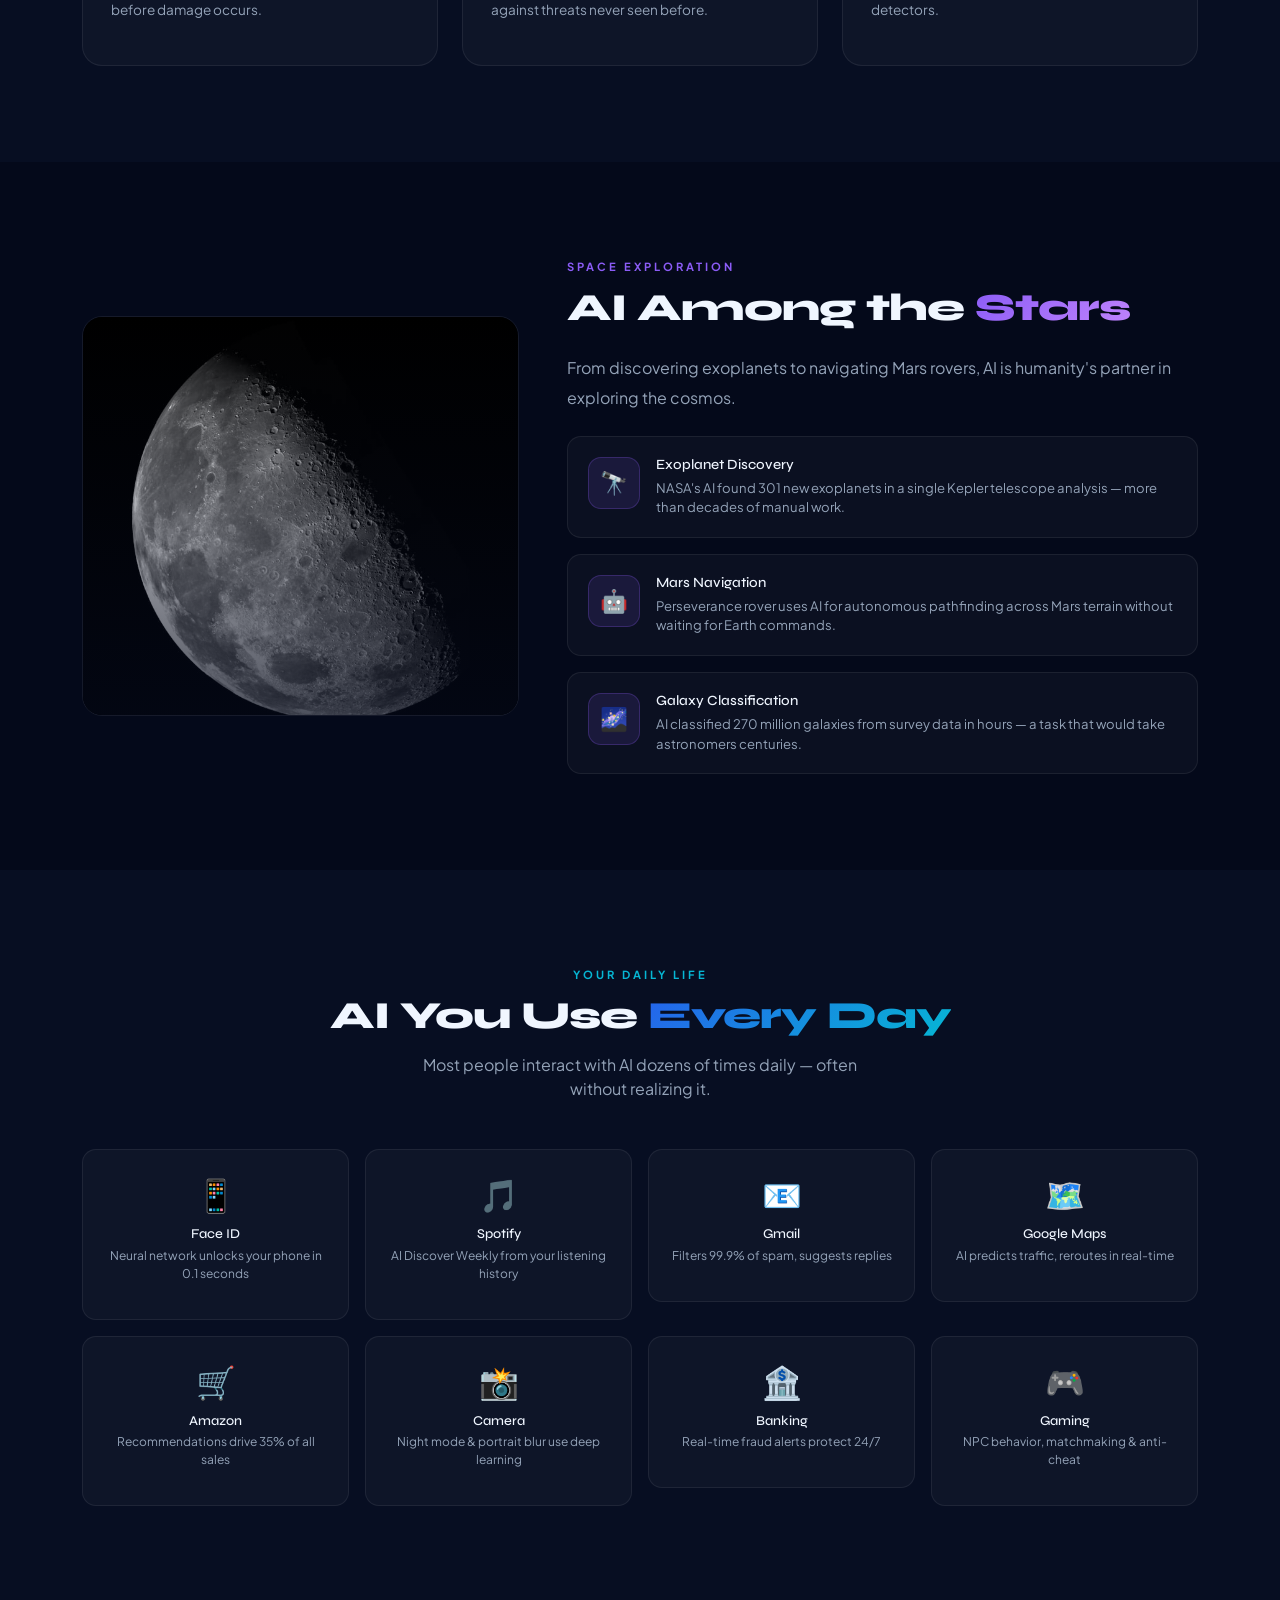
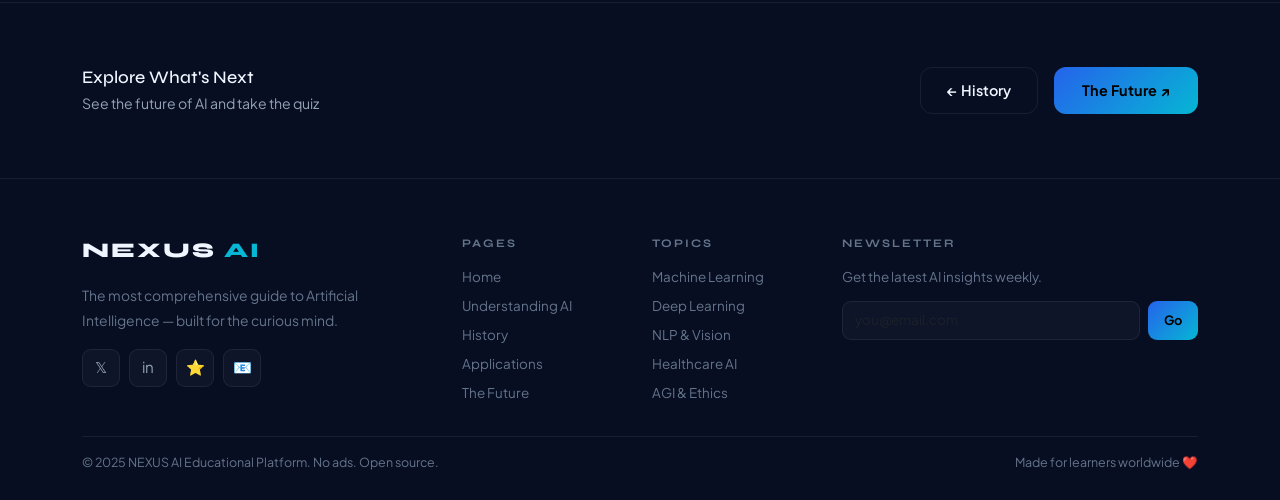
<file: applications.html>
<!DOCTYPE html>
<html lang="en">

<head>
  <meta charset="UTF-8">
  <meta name="viewport" content="width=device-width, initial-scale=1.0" />
  <link rel="shortcut icon" href="img16.jpg" type="image/x-icon">
  <meta name="description"
    content="We aim to provide valuable and useful information about Website AI Applications — NEXUS AI where we offer rich and diverse content that meets the needs of  our visitors and helps them better understand the topic">
  <meta name="outhor" content=" Mahmoud Ebrahim">
  <meta name="keywords" content="Html,css,JS,Coding Html and css">
  <link href="bootstrap.min.css" rel="stylesheet">
  <link rel="stylesheet" href="style.css">
  <title>AI Applications — NEXUS AI</title>
</head>

<body>
  <!-- CURSOR -->
  <div class="cursor" id="cursor"></div>
  <div class="cursor-ring" id="cursor-ring"></div>

  <nav class="navbar navbar-expand-lg nexus-nav fixed-top" id="nexusNav">
    <div class="container">
      <a class="navbar-brand" href="index.html">
        <div class="brand-box">N</div>
        NEXUS <span style="color:var(--cyan)">AI</span>
      </a>
      <button class="navbar-toggler" type="button" data-bs-toggle="collapse" data-bs-target="#nb">
        <span class="navbar-toggler-icon"></span>
      </button>
      <div class="collapse navbar-collapse" id="nb">
        <ul class="navbar-nav mx-auto gap-1">
          <li class="nav-item"><a class="nav-link" href="index.html">Home</a></li>
          <li class="nav-item"><a class="nav-link" href="understanding.html">Understanding AI</a></li>
          <li class="nav-item"><a class="nav-link" href="history.html">History</a></li>
          <li class="nav-item"><a class="nav-link" href="applications.html">Applications</a></li>
          <li class="nav-item"><a class="nav-link" href="future.html">Future</a></li>
        </ul>
        <a href="future.html#quiz" class="btn btn-nav ms-lg-3 mt-2 mt-lg-0">Take the Quiz ↗</a>
      </div>
    </div>
  </nav>

  <section class="page-hero" style="background:linear-gradient(180deg,rgba(6,182,212,.07) 0%,transparent 100%)">
    <div class="hero-grid"></div>
    <div class="container">
      <div class="row justify-content-center text-center">
        <div class="col-lg-8 aup">
          <span class="tag tag-cyan mb-3 d-inline-block">Applications</span>
          <h1 class="display-md mb-4">AI Is <span class="grad">Everywhere</span> — Here's the Proof</h1>
          <p style="color:var(--muted);max-width:560px;margin:0 auto">From saving lives in hospitals to generating your
            morning playlist — AI is woven into the fabric of modern life.</p>
        </div>
      </div>
    </div>
  </section>

  <section class="sec">
    <div class="container">
      <div class="row align-items-center g-5">
        <div class="col-lg-6 aleft">
          <span class="eyebrow" style="color:var(--green)">Healthcare</span>
          <h2 class="display-sm mb-4">AI Is <span class="grad">Saving Lives</span> Right Now</h2>
          <p style="color:var(--muted);line-height:1.9;margin-bottom:22px">Detecting cancer earlier, designing drugs
            faster, and enabling personalized treatment for every patient. Healthcare AI is one of the most impactful
            applications ever built.</p>
          <div class="row g-3 mb-4">
            <div class="col-6">
              <div
                style="padding:18px;text-align:center;background:var(--card);border:1px solid var(--border);border-radius:12px">
                <div style="font-family:'Syne',sans-serif;font-weight:900;font-size:1.8rem;color:var(--green)">94%</div>
                <div style="font-size:.73rem;color:var(--dim)">Cancer Detection Accuracy</div>
              </div>
            </div>
            <div class="col-6">
              <div
                style="padding:18px;text-align:center;background:var(--card);border:1px solid var(--border);border-radius:12px">
                <div style="font-family:'Syne',sans-serif;font-weight:900;font-size:1.8rem;color:var(--green)">200M+
                </div>
                <div style="font-size:.73rem;color:var(--dim)">Protein Structures Mapped</div>
              </div>
            </div>
          </div>
          <div class="d-flex flex-column gap-3">
            <div class="card-sm d-flex gap-3">
              <div class="ico ico-green flex-shrink-0">🔬</div>
              <div>
                <h5 style="font-size:.88rem;margin-bottom:4px">Medical Imaging AI</h5>
                <p style="font-size:.82rem;color:var(--muted);margin:0">Reads CT scans with 94% accuracy, detecting
                  cancer at earlier, more treatable stages than human radiologists.</p>
              </div>
            </div>
            <div class="card-sm d-flex gap-3">
              <div class="ico ico-green flex-shrink-0">💊</div>
              <div>
                <h5 style="font-size:.88rem;margin-bottom:4px">Drug Discovery</h5>
                <p style="font-size:.82rem;color:var(--muted);margin:0">AlphaFold solved protein folding. AI cuts drug
                  development from 12 years to under 4 — potentially saving millions of lives.</p>
              </div>
            </div>
            <div class="card-sm d-flex gap-3">
              <div class="ico ico-green flex-shrink-0">🧬</div>
              <div>
                <h5 style="font-size:.88rem;margin-bottom:4px">Genomic Medicine</h5>
                <p style="font-size:.82rem;color:var(--muted);margin:0">Analyzes genetic sequences to identify disease
                  risk and develop personalized treatment plans for each patient.</p>
              </div>
            </div>
          </div>
        </div>
        <div class="col-lg-6 aright">
          <div class="img-card" style="height:460px"><img
              src="img3.jpeg"
              alt="Healthcare AI">
            <div class="img-overlay"></div>
          </div>
        </div>
      </div>
    </div>
  </section>

  <section class="sec sec-dark">
    <div class="container">
      <div class="row align-items-center g-5 flex-lg-row-reverse">
        <div class="col-lg-6 aright">
          <span class="eyebrow">Transport</span>
          <h2 class="display-sm mb-4">The <span class="grad">Self-Driving</span> Revolution</h2>
          <p style="color:var(--muted);line-height:1.9;margin-bottom:22px">Autonomous vehicles fuse CV, LiDAR, radar,
            and deep learning to navigate real environments — with reactions 15x faster than humans, processing 1TB+
            data per hour.</p>
          <div class="row g-2 mb-4">
            <div class="col-6">
              <div
                style="padding:14px;text-align:center;background:var(--card);border:1px solid var(--border);border-radius:10px">
                <div style="font-family:'Syne',sans-serif;font-weight:900;font-size:1.5rem;color:var(--cyan)">0.1s</div>
                <div style="font-size:.7rem;color:var(--dim)">AI reaction vs 1.5s human</div>
              </div>
            </div>
            <div class="col-6">
              <div
                style="padding:14px;text-align:center;background:var(--card);border:1px solid var(--border);border-radius:10px">
                <div style="font-family:'Syne',sans-serif;font-weight:900;font-size:1.5rem;color:var(--cyan)">10M+</div>
                <div style="font-size:.7rem;color:var(--dim)">Waymo miles driven</div>
              </div>
            </div>
          </div>
          <div class="row g-2">
            <div class="col-6">
              <div class="card-sm text-center">
                <div style="font-size:1.4rem;" class="mb-1">🎯</div>
                <div style="font-size:.8rem;font-weight:700">Object Detection</div>
              </div>
            </div>
            <div class="col-6">
              <div class="card-sm text-center">
                <div style="font-size:1.4rem;" class="mb-1">🗺️</div>
                <div style="font-size:.8rem;font-weight:700">HD Mapping</div>
              </div>
            </div>
            <div class="col-6">
              <div class="card-sm text-center">
                <div style="font-size:1.4rem;" class="mb-1">🧠</div>
                <div style="font-size:.8rem;font-weight:700">Decision AI</div>
              </div>
            </div>
            <div class="col-6">
              <div class="card-sm text-center">
                <div style="font-size:1.4rem;" class="mb-1">☁️</div>
                <div style="font-size:.8rem;font-weight:700">Fleet Learning</div>
              </div>
            </div>
          </div>
        </div>
        <div class="col-lg-6 aleft">
          <div class="img-card" style="height:420px"><img
              src="img4.jpeg" alt="Self Driving">
            <div class="img-overlay"></div>
          </div>
        </div>
      </div>
    </div>
  </section>

  <section class="sec">
    <div class="container">
      <div class="row align-items-center g-5">
        <div class="col-lg-5 aleft">
          <div class="img-card" style="height:420px"><img
              src="img5.jpeg" alt="Finance">
            <div class="img-overlay"></div>
          </div>
        </div>
        <div class="col-lg-7 aright">
          <span class="eyebrow">Finance</span>
          <h2 class="display-sm mb-4">AI-Powered <span class="grad">Finance</span></h2>
          <p style="color:var(--muted);line-height:1.9;margin-bottom:22px">The financial sector adopted AI at massive
            scale. Today it processes trillions in transactions and makes investment decisions in microseconds.</p>
          <div class="d-flex flex-column gap-3">
            <div class="card-sm d-flex gap-3">
              <div class="ico ico-blue flex-shrink-0">🚨</div>
              <div>
                <h5 style="font-size:.88rem;margin-bottom:4px">Fraud Detection</h5>
                <p style="font-size:.82rem;color:var(--muted);margin:0">Flags suspicious transactions in milliseconds.
                  Visa's AI prevented $25B in fraud in 2023 alone.</p>
              </div>
            </div>
            <div class="card-sm d-flex gap-3">
              <div class="ico ico-gold flex-shrink-0">📈</div>
              <div>
                <h5 style="font-size:.88rem;margin-bottom:4px">Algorithmic Trading</h5>
                <p style="font-size:.82rem;color:var(--muted);margin:0">70%+ of US stock trades are AI-driven.
                  Algorithms execute strategies too fast for any human trader.</p>
              </div>
            </div>
            <div class="card-sm d-flex gap-3">
              <div class="ico ico-cyan flex-shrink-0">💳</div>
              <div>
                <h5 style="font-size:.88rem;margin-bottom:4px">Credit Scoring</h5>
                <p style="font-size:.82rem;color:var(--muted);margin:0">Nuanced profiles using thousands of data points
                  — enabling fairer lending and broader financial access.</p>
              </div>
            </div>
            <div class="card-sm d-flex gap-3">
              <div class="ico ico-green flex-shrink-0">🤖</div>
              <div>
                <h5 style="font-size:.88rem;margin-bottom:4px">Robo-Advisors</h5>
                <p style="font-size:.82rem;color:var(--muted);margin:0">Automated portfolio management for everyone.
                  Betterment and Wealthfront manage $1T+ with AI.</p>
              </div>
            </div>
          </div>
        </div>
      </div>
    </div>
  </section>

  <section class="sec sec-dark">
    <div class="container">
      <div class="text-center mb-5 aup"><span class="eyebrow">Creative Industries</span>
        <h2 class="display-sm mb-3">AI as a <span class="grad">Creative Partner</span></h2>
        <p style="color:var(--muted);max-width:500px;margin:0 auto">The most exciting frontier — AI that creates art,
          music, film, and literature alongside humans.</p>
      </div>
      <div class="row g-4">
        <div class="col-md-6 col-lg-3 aup d1">
          <div class="card-n text-center h-100">
            <div style="font-size:2.5rem;margin-bottom:14px">🎨</div>
            <h4 class="font-display mb-2" style="font-size:.95rem">Visual Art</h4>
            <p style="font-size:.83rem;color:var(--muted)">Midjourney, DALL·E, Stable Diffusion — stunning imagery from
              text prompts in seconds.</p>
            <div class="mt-3"><span class="tag tag-purple" style="font-size:.62rem">Midjourney</span></div>
          </div>
        </div>
        <div class="col-md-6 col-lg-3 aup d2">
          <div class="card-n text-center h-100">
            <div style="font-size:2.5rem;margin-bottom:14px">🎵</div>
            <h4 class="font-display mb-2" style="font-size:.95rem">Music</h4>
            <p style="font-size:.83rem;color:var(--muted)">Suno and Udio generate full professional songs with vocals
              from a single text prompt.</p>
            <div class="mt-3"><span class="tag tag-cyan" style="font-size:.62rem">Suno AI</span></div>
          </div>
        </div>
        <div class="col-md-6 col-lg-3 aup d3">
          <div class="card-n text-center h-100">
            <div style="font-size:2.5rem;margin-bottom:14px">🎬</div>
            <h4 class="font-display mb-2" style="font-size:.95rem">Video</h4>
            <p style="font-size:.83rem;color:var(--muted)">Sora and Runway create photorealistic video clips up to a
              minute long from text alone.</p>
            <div class="mt-3"><span class="tag tag-red" style="font-size:.62rem">Sora</span></div>
          </div>
        </div>
        <div class="col-md-6 col-lg-3 aup d4">
          <div class="card-n text-center h-100">
            <div style="font-size:2.5rem;margin-bottom:14px">✍️</div>
            <h4 class="font-display mb-2" style="font-size:.95rem">Writing</h4>
            <p style="font-size:.83rem;color:var(--muted)">LLMs co-write novels, scripts, marketing copy, and code —
              fundamentally changing creative workflows.</p>
            <div class="mt-3"><span class="tag tag-blue" style="font-size:.62rem">Claude</span></div>
          </div>
        </div>
      </div>
    </div>
  </section>

  <section class="sec">
    <div class="container">
      <div class="row align-items-center g-5">
        <div class="col-lg-6 aleft">
          <span class="eyebrow" style="color:var(--green)">Environment</span>
          <h2 class="display-sm mb-4">AI vs <span class="grad">Climate Change</span></h2>
          <p style="color:var(--muted);line-height:1.9;margin-bottom:22px">AI is one of our most powerful weapons
            against the climate crisis — optimizing energy, monitoring ecosystems, and accelerating green technology.
          </p>
          <div class="d-flex flex-column gap-3">
            <div class="card-sm d-flex gap-3">
              <div class="ico ico-green flex-shrink-0">🌞</div>
              <div>
                <h5 style="font-size:.88rem;margin-bottom:4px">Smart Energy Grids</h5>
                <p style="font-size:.82rem;color:var(--muted);margin:0">Google's DeepMind reduced data center cooling
                  costs 40% — equivalent to removing millions of cars from roads.</p>
              </div>
            </div>
            <div class="card-sm d-flex gap-3">
              <div class="ico ico-green flex-shrink-0">🌊</div>
              <div>
                <h5 style="font-size:.88rem;margin-bottom:4px">Ocean & Wildlife Monitoring</h5>
                <p style="font-size:.82rem;color:var(--muted);margin:0">AI processes satellite imagery to track
                  endangered species and detect illegal fishing in real-time.</p>
              </div>
            </div>
            <div class="card-sm d-flex gap-3">
              <div class="ico ico-green flex-shrink-0">🌾</div>
              <div>
                <h5 style="font-size:.88rem;margin-bottom:4px">Precision Agriculture</h5>
                <p style="font-size:.82rem;color:var(--muted);margin:0">Optimizes irrigation, detects crop disease
                  early, maximizes yields while minimizing pesticide use.</p>
              </div>
            </div>
          </div>
        </div>
        <div class="col-lg-6 aright">
          <div class="img-card" style="height:420px"><img
              src="img6.jpeg" alt="Environment">
            <div class="img-overlay"></div>
          </div>
        </div>
      </div>
    </div>
  </section>

  <section class="sec sec-dark">
    <div class="container">
      <div class="text-center mb-5 aup"><span class="eyebrow">Cybersecurity</span>
        <h2 class="display-sm mb-3">Defending the <span class="grad">Digital World</span></h2>
      </div>
      <div class="row g-4">
        <div class="col-md-4 aup d1">
          <div class="card-n h-100">
            <div class="ico ico-blue mb-3">🛡️</div>
            <h4 class="font-display mb-2" style="font-size:1rem">Threat Detection</h4>
            <p style="font-size:.85rem;color:var(--muted)">Monitors network traffic 24/7, identifying anomalous patterns
              indicating intrusion before damage occurs.</p>
          </div>
        </div>
        <div class="col-md-4 aup d2">
          <div class="card-n h-100">
            <div class="ico ico-cyan mb-3">🔐</div>
            <h4 class="font-display mb-2" style="font-size:1rem">Zero-Day Protection</h4>
            <p style="font-size:.85rem;color:var(--muted)">Behavioral AI identifies novel attacks that signature-based
              systems miss — protecting against threats never seen before.</p>
          </div>
        </div>
        <div class="col-md-4 aup d3">
          <div class="card-n h-100">
            <div class="ico ico-gold mb-3">🎭</div>
            <h4 class="font-display mb-2" style="font-size:1rem">Deepfake Detection</h4>
            <p style="font-size:.85rem;color:var(--muted)">AI that identifies AI-generated fake videos and audio — an
              arms race between creators and detectors.</p>
          </div>
        </div>
      </div>
    </div>
  </section>

  <section class="sec">
    <div class="container">
      <div class="row align-items-center g-5">
        <div class="col-lg-5 aleft">
          <div class="img-card" style="height:400px"><img
              src="img7.jpeg" alt="Space">
            <div class="img-overlay"></div>
          </div>
        </div>
        <div class="col-lg-7 aright">
          <span class="eyebrow" style="color:var(--purple)">Space Exploration</span>
          <h2 class="display-sm mb-4">AI Among the <span class="purple-grad">Stars</span></h2>
          <p style="color:var(--muted);line-height:1.9;margin-bottom:22px">From discovering exoplanets to navigating
            Mars rovers, AI is humanity's partner in exploring the cosmos.</p>
          <div class="d-flex flex-column gap-3">
            <div class="card-sm d-flex gap-3">
              <div class="ico ico-purple flex-shrink-0">🔭</div>
              <div>
                <h5 style="font-size:.88rem;margin-bottom:4px">Exoplanet Discovery</h5>
                <p style="font-size:.82rem;color:var(--muted);margin:0">NASA's AI found 301 new exoplanets in a single
                  Kepler telescope analysis — more than decades of manual work.</p>
              </div>
            </div>
            <div class="card-sm d-flex gap-3">
              <div class="ico ico-purple flex-shrink-0">🤖</div>
              <div>
                <h5 style="font-size:.88rem;margin-bottom:4px">Mars Navigation</h5>
                <p style="font-size:.82rem;color:var(--muted);margin:0">Perseverance rover uses AI for autonomous
                  pathfinding across Mars terrain without waiting for Earth commands.</p>
              </div>
            </div>
            <div class="card-sm d-flex gap-3">
              <div class="ico ico-purple flex-shrink-0">🌌</div>
              <div>
                <h5 style="font-size:.88rem;margin-bottom:4px">Galaxy Classification</h5>
                <p style="font-size:.82rem;color:var(--muted);margin:0">AI classified 270 million galaxies from survey
                  data in hours — a task that would take astronomers centuries.</p>
              </div>
            </div>
          </div>
        </div>
      </div>
    </div>
  </section>

  <section class="sec sec-dark">
    <div class="container">
      <div class="text-center mb-5 aup"><span class="eyebrow">Your Daily Life</span>
        <h2 class="display-sm mb-3">AI You Use <span class="grad">Every Day</span></h2>
        <p style="color:var(--muted);max-width:480px;margin:0 auto">Most people interact with AI dozens of times daily —
          often without realizing it.</p>
      </div>
      <div class="row g-3">
        <div class="col-6 col-md-3 aup d1">
          <div class="card-sm text-center">
            <div style="font-size:2rem;margin-bottom:8px">📱</div>
            <h5 style="font-size:.84rem;margin-bottom:4px">Face ID</h5>
            <p style="font-size:.75rem;color:var(--muted)">Neural network unlocks your phone in 0.1 seconds</p>
          </div>
        </div>
        <div class="col-6 col-md-3 aup d2">
          <div class="card-sm text-center">
            <div style="font-size:2rem;margin-bottom:8px">🎵</div>
            <h5 style="font-size:.84rem;margin-bottom:4px">Spotify</h5>
            <p style="font-size:.75rem;color:var(--muted)">AI Discover Weekly from your listening history</p>
          </div>
        </div>
        <div class="col-6 col-md-3 aup d3">
          <div class="card-sm text-center">
            <div style="font-size:2rem;margin-bottom:8px">📧</div>
            <h5 style="font-size:.84rem;margin-bottom:4px">Gmail</h5>
            <p style="font-size:.75rem;color:var(--muted)">Filters 99.9% of spam, suggests replies</p>
          </div>
        </div>
        <div class="col-6 col-md-3 aup d4">
          <div class="card-sm text-center">
            <div style="font-size:2rem;margin-bottom:8px">🗺️</div>
            <h5 style="font-size:.84rem;margin-bottom:4px">Google Maps</h5>
            <p style="font-size:.75rem;color:var(--muted)">AI predicts traffic, reroutes in real-time</p>
          </div>
        </div>
        <div class="col-6 col-md-3 aup d1">
          <div class="card-sm text-center">
            <div style="font-size:2rem;margin-bottom:8px">🛒</div>
            <h5 style="font-size:.84rem;margin-bottom:4px">Amazon</h5>
            <p style="font-size:.75rem;color:var(--muted)">Recommendations drive 35% of all sales</p>
          </div>
        </div>
        <div class="col-6 col-md-3 aup d2">
          <div class="card-sm text-center">
            <div style="font-size:2rem;margin-bottom:8px">📸</div>
            <h5 style="font-size:.84rem;margin-bottom:4px">Camera</h5>
            <p style="font-size:.75rem;color:var(--muted)">Night mode & portrait blur use deep learning</p>
          </div>
        </div>
        <div class="col-6 col-md-3 aup d3">
          <div class="card-sm text-center">
            <div style="font-size:2rem;margin-bottom:8px">🏦</div>
            <h5 style="font-size:.84rem;margin-bottom:4px">Banking</h5>
            <p style="font-size:.75rem;color:var(--muted)">Real-time fraud alerts protect 24/7</p>
          </div>
        </div>
        <div class="col-6 col-md-3 aup d4">
          <div class="card-sm text-center">
            <div style="font-size:2rem;margin-bottom:8px">🎮</div>
            <h5 style="font-size:.84rem;margin-bottom:4px">Gaming</h5>
            <p style="font-size:.75rem;color:var(--muted)">NPC behavior, matchmaking & anti-cheat</p>
          </div>
        </div>
      </div>
    </div>
  </section>

  <section class="sec-sm" style="background:var(--bg2);border-top:1px solid var(--border)">
    <div class="container">
      <div class="d-flex flex-wrap justify-content-between align-items-center gap-3">
        <div>
          <h4 class="font-display mb-1" style="font-size:1.1rem">Explore What's Next</h4>
          <p style="color:var(--muted);font-size:.88rem;margin:0">See the future of AI and take the quiz</p>
        </div>
        <div class="d-flex flex-wrap gap-3"><a href="history.html" class="btn-o">← History</a><a href="future.html"
            class="btn-p">The Future ↗</a></div>
      </div>
    </div>
  </section>

  <footer class="foot">
    <div class="container">
      <div class="row g-4 mb-4">
        <div class="col-lg-4 col-md-6">
          <div class="foot-brand mb-3">NEXUS <span style="color:var(--cyan)">AI</span></div>
          <p style="color:var(--dim);font-size:.87rem;line-height:1.8;max-width:280px">The most comprehensive guide to
            Artificial Intelligence — built for the curious mind.</p>
          <div class="mt-3">
            <a href="#" class="social-i">𝕏</a>
            <a href="#" class="social-i">in</a>
            <a href="#" class="social-i">⭐</a>
            <a href="#" class="social-i">📧</a>
          </div>
        </div>
        <div class="col-6 col-md-4 col-lg-2">
          <div class="foot-head">Pages</div>
          <a class="foot-link" href="index.html">Home</a>
          <a class="foot-link" href="understanding.html">Understanding AI</a>
          <a class="foot-link" href="history.html">History</a>
          <a class="foot-link" href="applications.html">Applications</a>
          <a class="foot-link" href="future.html">The Future</a>
        </div>
        <div class="col-6 col-md-4 col-lg-2">
          <div class="foot-head">Topics</div>
          <a class="foot-link" href="understanding.html">Machine Learning</a>
          <a class="foot-link" href="understanding.html">Deep Learning</a>
          <a class="foot-link" href="understanding.html">NLP & Vision</a>
          <a class="foot-link" href="applications.html">Healthcare AI</a>
          <a class="foot-link" href="future.html">AGI & Ethics</a>
        </div>
        <div class="col-md-6 col-lg-4">
          <div class="foot-head">Newsletter</div>
          <p style="color:var(--dim);font-size:.84rem;margin-bottom:14px">Get the latest AI insights weekly.</p>
          <form class="sub-form d-flex gap-2">
            <input type="email" placeholder="you@email.com" class="form-control"
              style="background:var(--card);border:1px solid var(--border);color:var(--text);border-radius:9px;font-size:.84rem">
            <button type="submit" class="btn-p" style="padding:10px 16px;font-size:.8rem;border-radius:9px">Go</button>
          </form>
        </div>
      </div>
      <div class="plain-line mb-3"></div>
      <div class="d-flex flex-wrap justify-content-between gap-2">
        <div class="foot-copy">© 2025 NEXUS AI Educational Platform. No ads. Open source.</div>
        <div class="foot-copy">Made for learners worldwide ❤️</div>
      </div>
    </div>
  </footer>

  <button class="back-to-top" id="backToTop">↑</button>
  <script src="bootstrap.bundle.min.js"></script>
  <script src="main.js"></script>
</body>

</html>
</file>
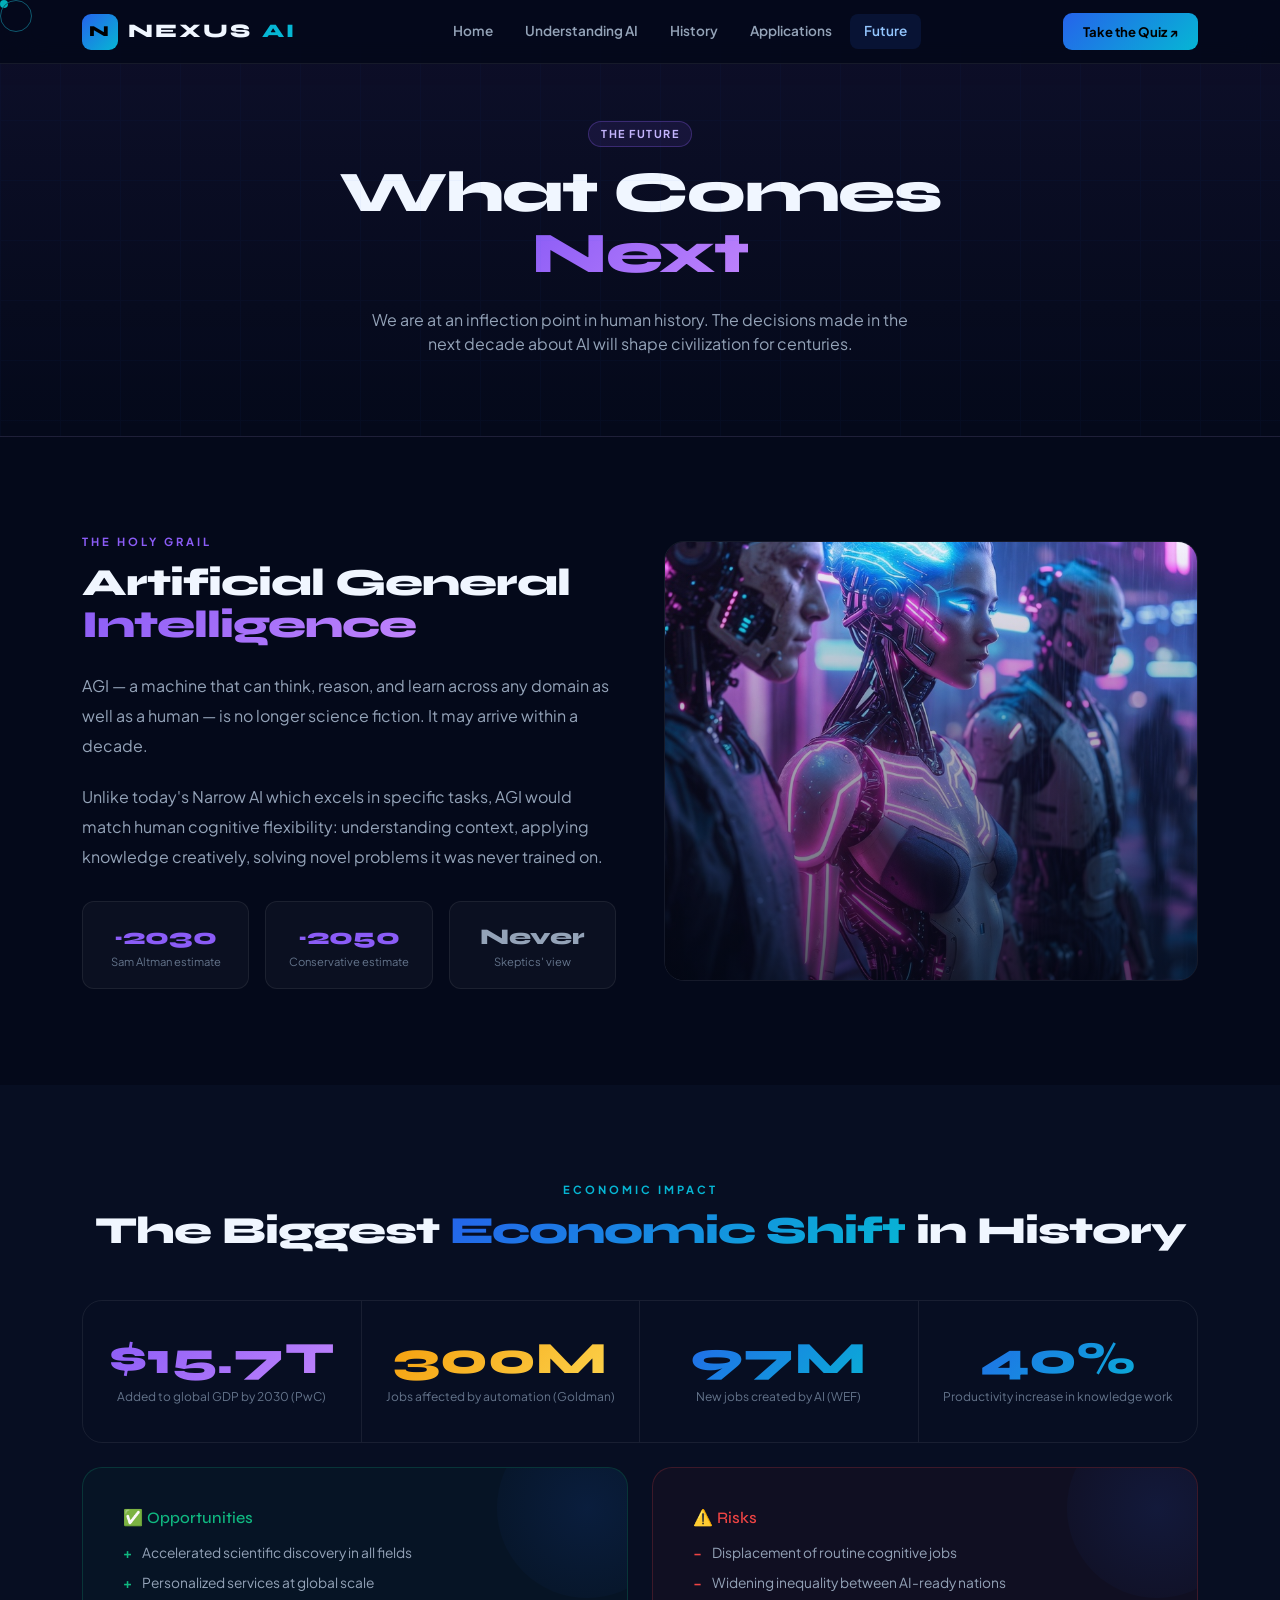
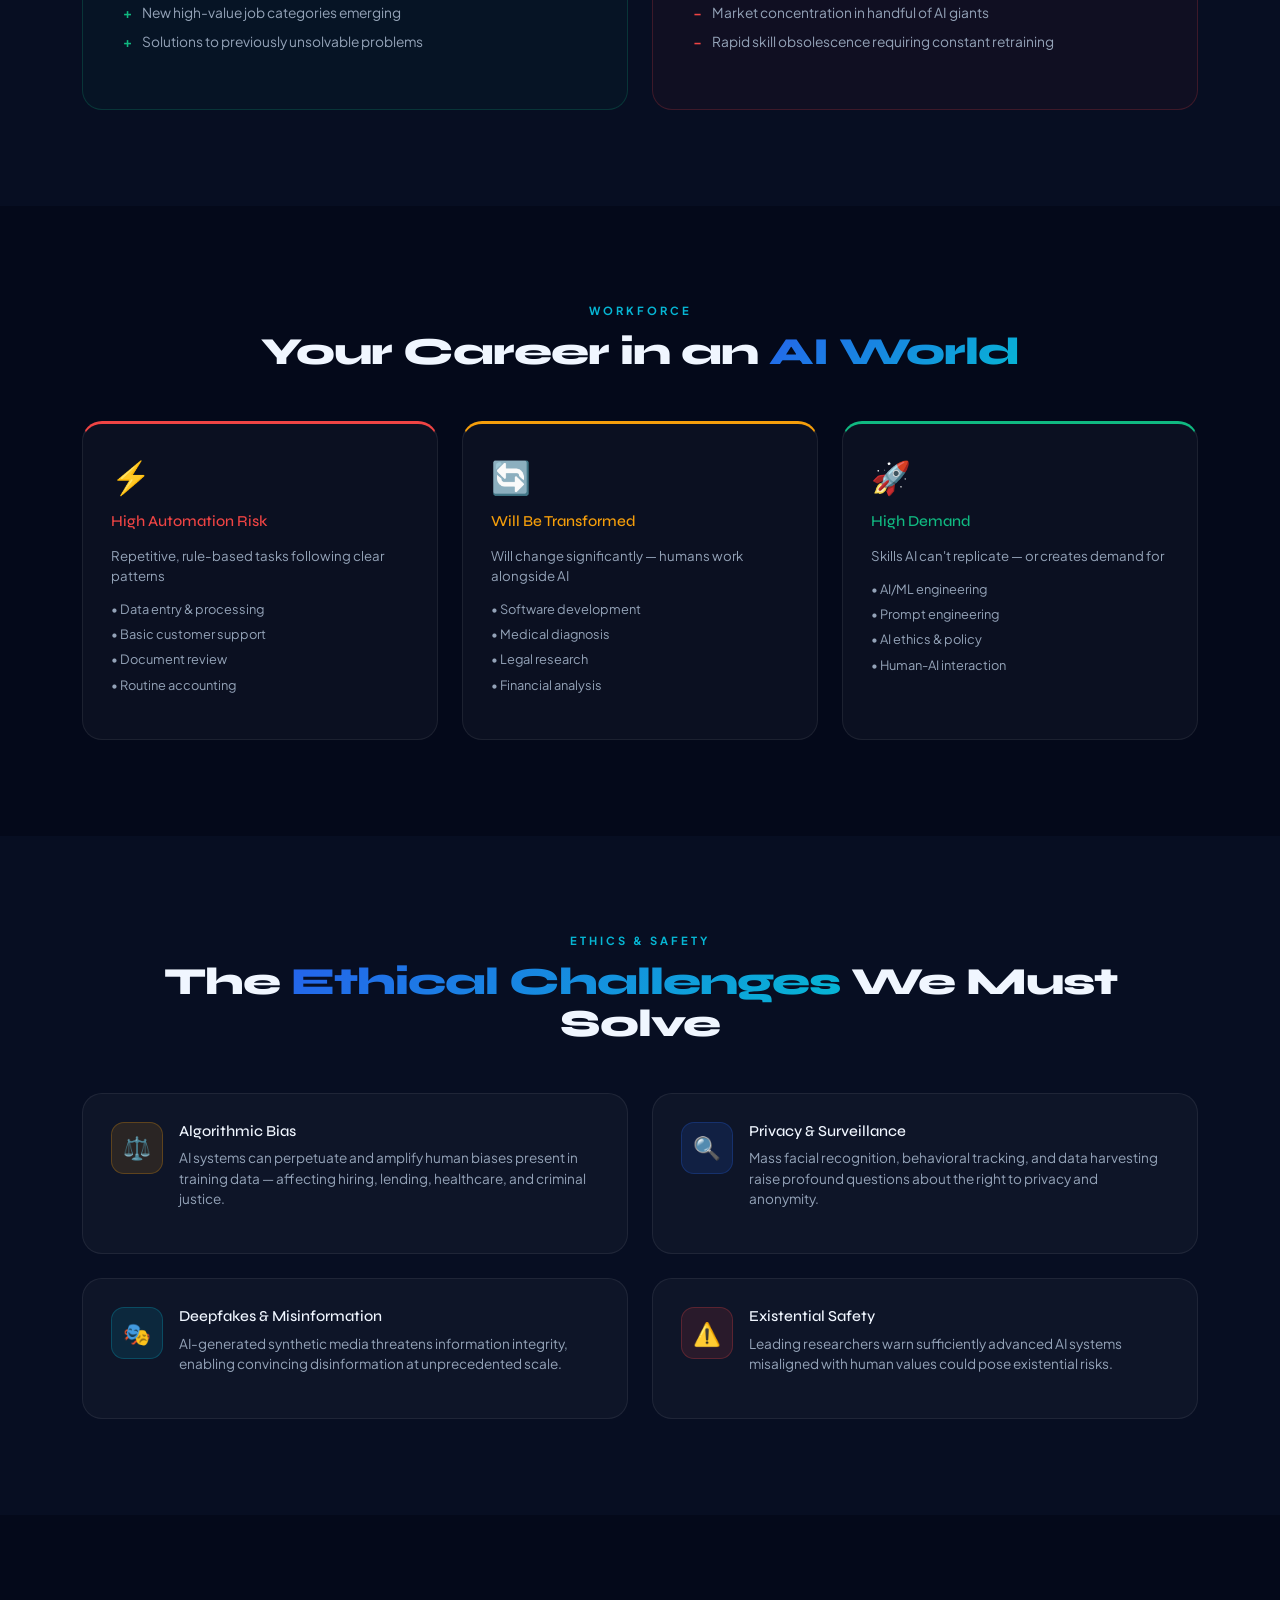
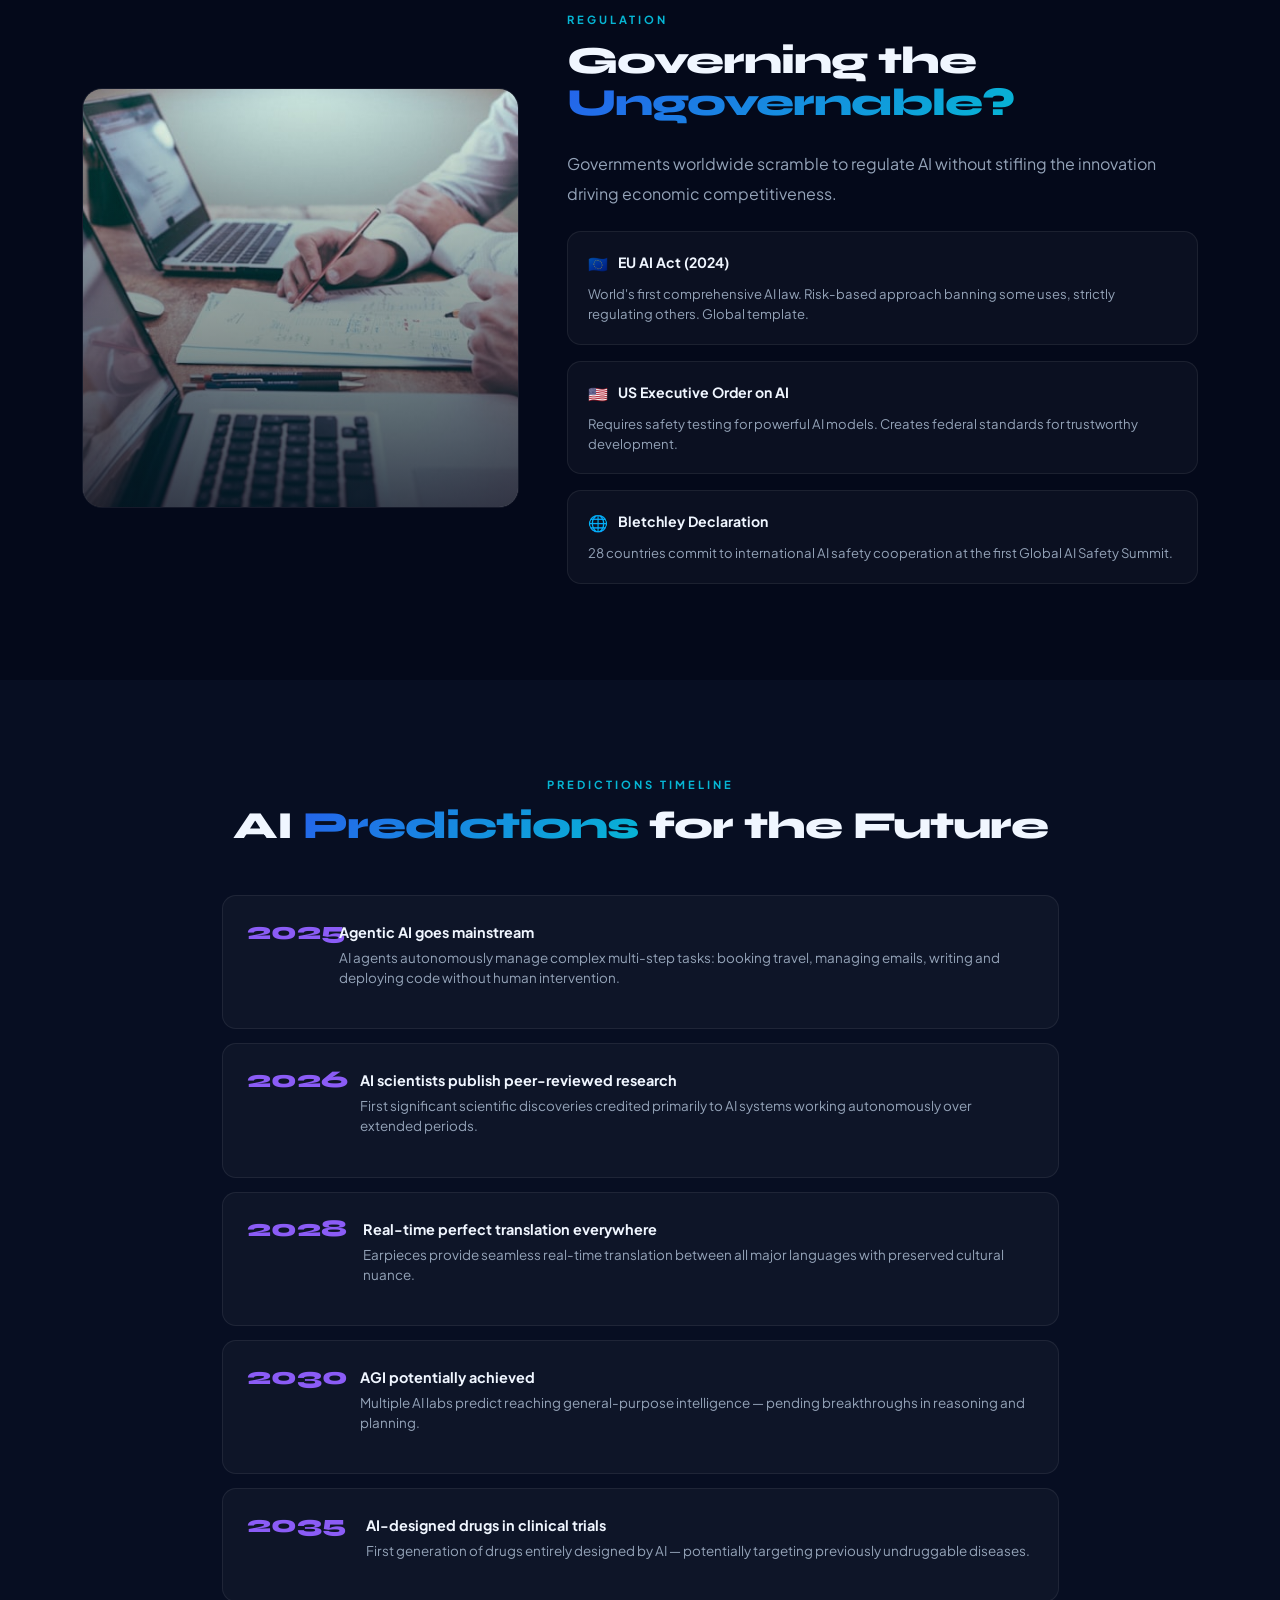
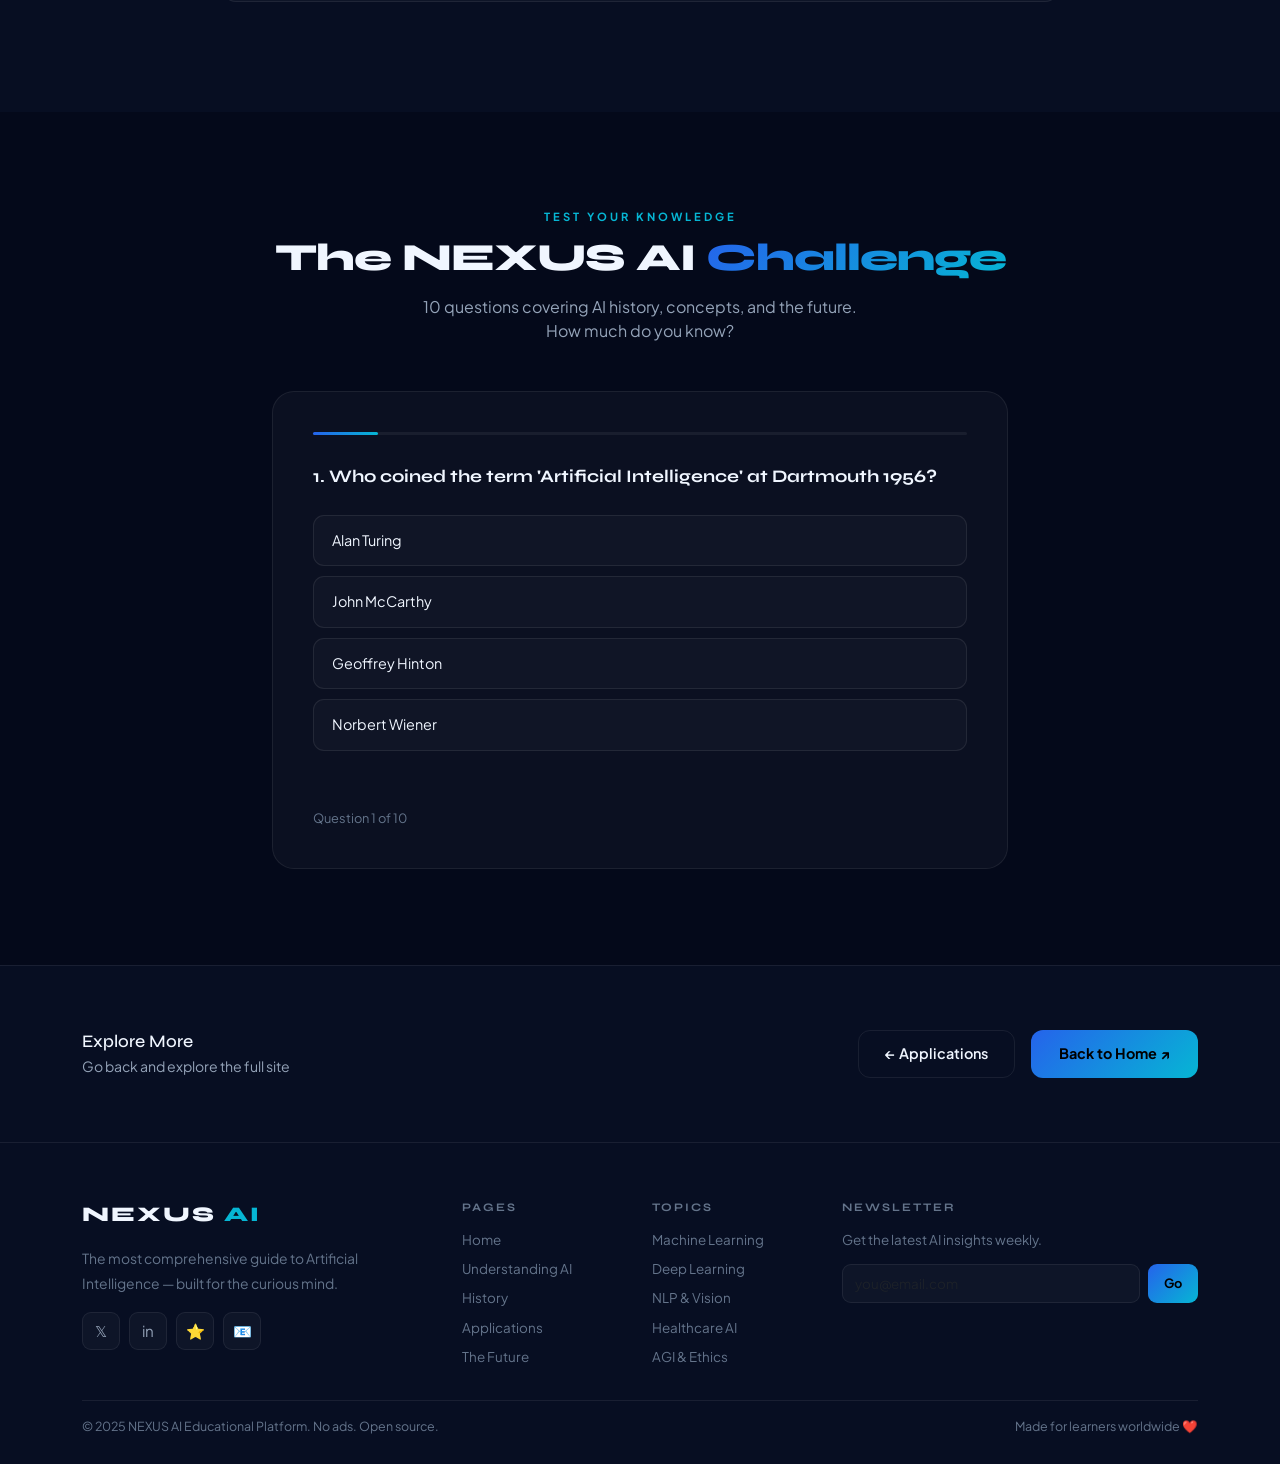
<file: future.html>
<!DOCTYPE html>
<html lang="en">

<head>
  <meta charset="UTF-8">
  <meta name="viewport" content="width=device-width, initial-scale=1.0" />
  <link rel="shortcut icon" href="img16.jpg" type="image/x-icon">
  <meta name="description"
    content="We aim to provide valuable and useful information about Website The Future of AI — NEXUS AI where we offer rich and diverse content that meets the needs of  our visitors and helps them better understand the topic">
  <meta name="outhor" content=" Mahmoud Ebrahim">
  <meta name="keywords" content="Html,css,JS,Coding Html and css">
  <link href="bootstrap.min.css" rel="stylesheet">
  <link rel="stylesheet" href="style.css">
  <title>The Future of AI — NEXUS AI</title>
</head>

<body>
  <!-- CURSOR -->
  <div class="cursor" id="cursor"></div>
  <div class="cursor-ring" id="cursor-ring"></div>

  <nav class="navbar navbar-expand-lg nexus-nav fixed-top" id="nexusNav">
    <div class="container">
      <a class="navbar-brand" href="index.html">
        <div class="brand-box">N</div>
        NEXUS <span style="color:var(--cyan)">AI</span>
      </a>
      <button class="navbar-toggler" type="button" data-bs-toggle="collapse" data-bs-target="#nb">
        <span class="navbar-toggler-icon"></span>
      </button>
      <div class="collapse navbar-collapse" id="nb">
        <ul class="navbar-nav mx-auto gap-1">
          <li class="nav-item"><a class="nav-link" href="index.html">Home</a></li>
          <li class="nav-item"><a class="nav-link" href="understanding.html">Understanding AI</a></li>
          <li class="nav-item"><a class="nav-link" href="history.html">History</a></li>
          <li class="nav-item"><a class="nav-link" href="applications.html">Applications</a></li>
          <li class="nav-item"><a class="nav-link" href="future.html">Future</a></li>
        </ul>
        <a href="future.html#quiz" class="btn btn-nav ms-lg-3 mt-2 mt-lg-0">Take the Quiz ↗</a>
      </div>
    </div>
  </nav>
  <section class="page-hero" style="background:linear-gradient(180deg,rgba(139,92,246,.07) 0%,transparent 100%)">
    <div class="hero-grid"></div>
    <div class="container">
      <div class="row justify-content-center text-center">
        <div class="col-lg-8 aup">
          <span class="tag tag-purple mb-3 d-inline-block">The Future</span>
          <h1 class="display-md mb-4">What Comes <span class="purple-grad">Next</span></h1>
          <p style="color:var(--muted);max-width:560px;margin:0 auto">We are at an inflection point in human history.
            The decisions made in the next decade about AI will shape civilization for centuries.</p>
        </div>
      </div>
    </div>
  </section>

  <section class="sec">
    <div class="container">
      <div class="row align-items-center g-5">
        <div class="col-lg-6 aleft">
          <span class="eyebrow" style="color:var(--purple)">The Holy Grail</span>
          <h2 class="display-sm mb-4">Artificial General <span class="purple-grad">Intelligence</span></h2>
          <p style="color:var(--muted);line-height:1.9;margin-bottom:20px">AGI — a machine that can think, reason, and
            learn across any domain as well as a human — is no longer science fiction. It may arrive within a decade.
          </p>
          <p style="color:var(--muted);line-height:1.9;margin-bottom:28px">Unlike today's Narrow AI which excels in
            specific tasks, AGI would match human cognitive flexibility: understanding context, applying knowledge
            creatively, solving novel problems it was never trained on.</p>
          <div class="row g-3">
            <div class="col-4">
              <div
                style="padding:18px;text-align:center;background:var(--card);border:1px solid var(--border);border-radius:12px">
                <div style="font-family:'Syne',sans-serif;font-weight:900;font-size:1.4rem;color:var(--purple)">~2030
                </div>
                <div style="font-size:.7rem;color:var(--dim)">Sam Altman estimate</div>
              </div>
            </div>
            <div class="col-4">
              <div
                style="padding:18px;text-align:center;background:var(--card);border:1px solid var(--border);border-radius:12px">
                <div style="font-family:'Syne',sans-serif;font-weight:900;font-size:1.4rem;color:var(--purple)">~2050
                </div>
                <div style="font-size:.7rem;color:var(--dim)">Conservative estimate</div>
              </div>
            </div>
            <div class="col-4">
              <div
                style="padding:18px;text-align:center;background:var(--card);border:1px solid var(--border);border-radius:12px">
                <div style="font-family:'Syne',sans-serif;font-weight:900;font-size:1.4rem;color:var(--muted)">Never
                </div>
                <div style="font-size:.7rem;color:var(--dim)">Skeptics' view</div>
              </div>
            </div>
          </div>
        </div>
        <div class="col-lg-6 aright">
          <div class="img-card" style="height:440px"><img src="img8.jpg" alt="AGI Future">
            <div class="img-overlay" style="background:linear-gradient(to top,rgba(4,9,26,.7),rgba(139,92,246,.08))">
            </div>
          </div>
        </div>
      </div>
    </div>
  </section>

  <section class="sec sec-dark">
    <div class="container">
      <div class="text-center mb-5 aup"><span class="eyebrow">Economic Impact</span>
        <h2 class="display-sm mb-3">The Biggest <span class="grad">Economic Shift</span> in History</h2>
      </div>
      <div class="stat-grid mb-4">
        <div class="stat-cell">
          <div class="stat-num purple-grad">$15.7T</div>
          <div style="font-size:.75rem;color:var(--dim);margin-top:6px">Added to global GDP by 2030 (PwC)</div>
        </div>
        <div class="stat-cell">
          <div class="stat-num gold-grad">300M</div>
          <div style="font-size:.75rem;color:var(--dim);margin-top:6px">Jobs affected by automation (Goldman)</div>
        </div>
        <div class="stat-cell">
          <div class="stat-num grad">97M</div>
          <div style="font-size:.75rem;color:var(--dim);margin-top:6px">New jobs created by AI (WEF)</div>
        </div>
        <div class="stat-cell">
          <div class="stat-num grad">40%</div>
          <div style="font-size:.75rem;color:var(--dim);margin-top:6px">Productivity increase in knowledge work</div>
        </div>
      </div>
      <div class="row g-4">
        <div class="col-md-6 aleft">
          <div class="callout callout-green">
            <h4 class="font-display mb-3" style="font-size:1rem;color:var(--green)">✅ Opportunities</h4>
            <ul style="list-style:none;padding:0;display:flex;flex-direction:column;gap:9px">
              <li style="display:flex;gap:10px;font-size:.86rem;color:var(--muted)"><span
                  style="color:var(--green);font-weight:700">+</span>Accelerated scientific discovery in all fields</li>
              <li style="display:flex;gap:10px;font-size:.86rem;color:var(--muted)"><span
                  style="color:var(--green);font-weight:700">+</span>Personalized services at global scale</li>
              <li style="display:flex;gap:10px;font-size:.86rem;color:var(--muted)"><span
                  style="color:var(--green);font-weight:700">+</span>New high-value job categories emerging</li>
              <li style="display:flex;gap:10px;font-size:.86rem;color:var(--muted)"><span
                  style="color:var(--green);font-weight:700">+</span>Solutions to previously unsolvable problems</li>
            </ul>
          </div>
        </div>
        <div class="col-md-6 aright">
          <div class="callout callout-red">
            <h4 class="font-display mb-3" style="font-size:1rem;color:var(--red)">⚠️ Risks</h4>
            <ul style="list-style:none;padding:0;display:flex;flex-direction:column;gap:9px">
              <li style="display:flex;gap:10px;font-size:.86rem;color:var(--muted)"><span
                  style="color:var(--red);font-weight:700">−</span>Displacement of routine cognitive jobs</li>
              <li style="display:flex;gap:10px;font-size:.86rem;color:var(--muted)"><span
                  style="color:var(--red);font-weight:700">−</span>Widening inequality between AI-ready nations</li>
              <li style="display:flex;gap:10px;font-size:.86rem;color:var(--muted)"><span
                  style="color:var(--red);font-weight:700">−</span>Market concentration in handful of AI giants</li>
              <li style="display:flex;gap:10px;font-size:.86rem;color:var(--muted)"><span
                  style="color:var(--red);font-weight:700">−</span>Rapid skill obsolescence requiring constant
                retraining</li>
            </ul>
          </div>
        </div>
      </div>
    </div>
  </section>

  <section class="sec">
    <div class="container">
      <div class="text-center mb-5 aup"><span class="eyebrow">Workforce</span>
        <h2 class="display-sm mb-3">Your Career in an <span class="grad">AI World</span></h2>
      </div>
      <div class="row g-4">
        <div class="col-md-4 aup d1">
          <div class="card-n h-100" style="border-top:3px solid var(--red)">
            <div style="font-size:2rem;margin-bottom:12px">⚡</div>
            <h4 class="font-display mb-3" style="font-size:.95rem;color:var(--red)">High Automation Risk</h4>
            <p style="font-size:.83rem;color:var(--muted);margin-bottom:14px">Repetitive, rule-based tasks following
              clear patterns</p>
            <ul
              style="list-style:none;padding:0;font-size:.8rem;color:var(--muted);display:flex;flex-direction:column;gap:6px">
              <li>• Data entry & processing</li>
              <li>• Basic customer support</li>
              <li>• Document review</li>
              <li>• Routine accounting</li>
            </ul>
          </div>
        </div>
        <div class="col-md-4 aup d2">
          <div class="card-n h-100" style="border-top:3px solid var(--gold)">
            <div style="font-size:2rem;margin-bottom:12px">🔄</div>
            <h4 class="font-display mb-3" style="font-size:.95rem;color:var(--gold)">Will Be Transformed</h4>
            <p style="font-size:.83rem;color:var(--muted);margin-bottom:14px">Will change significantly — humans work
              alongside AI</p>
            <ul
              style="list-style:none;padding:0;font-size:.8rem;color:var(--muted);display:flex;flex-direction:column;gap:6px">
              <li>• Software development</li>
              <li>• Medical diagnosis</li>
              <li>• Legal research</li>
              <li>• Financial analysis</li>
            </ul>
          </div>
        </div>
        <div class="col-md-4 aup d3">
          <div class="card-n h-100" style="border-top:3px solid var(--green)">
            <div style="font-size:2rem;margin-bottom:12px">🚀</div>
            <h4 class="font-display mb-3" style="font-size:.95rem;color:var(--green)">High Demand</h4>
            <p style="font-size:.83rem;color:var(--muted);margin-bottom:14px">Skills AI can't replicate — or creates
              demand for</p>
            <ul
              style="list-style:none;padding:0;font-size:.8rem;color:var(--muted);display:flex;flex-direction:column;gap:6px">
              <li>• AI/ML engineering</li>
              <li>• Prompt engineering</li>
              <li>• AI ethics & policy</li>
              <li>• Human-AI interaction</li>
            </ul>
          </div>
        </div>
      </div>
    </div>
  </section>

  <section class="sec sec-dark">
    <div class="container">
      <div class="text-center mb-5 aup"><span class="eyebrow">Ethics & Safety</span>
        <h2 class="display-sm mb-3">The <span class="grad">Ethical Challenges</span> We Must Solve</h2>
      </div>
      <div class="row g-4">
        <div class="col-md-6 aup d1">
          <div class="card-n h-100 d-flex gap-3">
            <div class="ico ico-gold flex-shrink-0">⚖️</div>
            <div>
              <h4 class="font-display mb-2" style="font-size:.95rem">Algorithmic Bias</h4>
              <p style="font-size:.85rem;color:var(--muted)">AI systems can perpetuate and amplify human biases present
                in training data — affecting hiring, lending, healthcare, and criminal justice.</p>
            </div>
          </div>
        </div>
        <div class="col-md-6 aup d2">
          <div class="card-n h-100 d-flex gap-3">
            <div class="ico ico-blue flex-shrink-0">🔍</div>
            <div>
              <h4 class="font-display mb-2" style="font-size:.95rem">Privacy & Surveillance</h4>
              <p style="font-size:.85rem;color:var(--muted)">Mass facial recognition, behavioral tracking, and data
                harvesting raise profound questions about the right to privacy and anonymity.</p>
            </div>
          </div>
        </div>
        <div class="col-md-6 aup d3">
          <div class="card-n h-100 d-flex gap-3">
            <div class="ico ico-cyan flex-shrink-0">🎭</div>
            <div>
              <h4 class="font-display mb-2" style="font-size:.95rem">Deepfakes & Misinformation</h4>
              <p style="font-size:.85rem;color:var(--muted)">AI-generated synthetic media threatens information
                integrity, enabling convincing disinformation at unprecedented scale.</p>
            </div>
          </div>
        </div>
        <div class="col-md-6 aup d4">
          <div class="card-n h-100 d-flex gap-3">
            <div class="ico ico-red flex-shrink-0">⚠️</div>
            <div>
              <h4 class="font-display mb-2" style="font-size:.95rem">Existential Safety</h4>
              <p style="font-size:.85rem;color:var(--muted)">Leading researchers warn sufficiently advanced AI systems
                misaligned with human values could pose existential risks.</p>
            </div>
          </div>
        </div>
      </div>
    </div>
  </section>

  <section class="sec">
    <div class="container">
      <div class="row align-items-center g-5">
        <div class="col-lg-5 aleft">
          <div class="img-card" style="height:420px"><img src="img9.jpeg" alt="Governance">
            <div class="img-overlay"></div>
          </div>
        </div>
        <div class="col-lg-7 aright">
          <span class="eyebrow">Regulation</span>
          <h2 class="display-sm mb-4">Governing the <span class="grad">Ungovernable?</span></h2>
          <p style="color:var(--muted);line-height:1.9;margin-bottom:22px">Governments worldwide scramble to regulate AI
            without stifling the innovation driving economic competitiveness.</p>
          <div class="d-flex flex-column gap-3">
            <div class="card-sm">
              <div style="display:flex;gap:10px;margin-bottom:8px"><span>🇪🇺</span><strong style="font-size:.88rem">EU
                  AI Act (2024)</strong></div>
              <p style="font-size:.82rem;color:var(--muted);margin:0">World's first comprehensive AI law. Risk-based
                approach banning some uses, strictly regulating others. Global template.</p>
            </div>
            <div class="card-sm">
              <div style="display:flex;gap:10px;margin-bottom:8px"><span>🇺🇸</span><strong style="font-size:.88rem">US
                  Executive Order on AI</strong></div>
              <p style="font-size:.82rem;color:var(--muted);margin:0">Requires safety testing for powerful AI models.
                Creates federal standards for trustworthy development.</p>
            </div>
            <div class="card-sm">
              <div style="display:flex;gap:10px;margin-bottom:8px"><span>🌐</span><strong
                  style="font-size:.88rem">Bletchley Declaration</strong></div>
              <p style="font-size:.82rem;color:var(--muted);margin:0">28 countries commit to international AI safety
                cooperation at the first Global AI Safety Summit.</p>
            </div>
          </div>
        </div>
      </div>
    </div>
  </section>

  <section class="sec sec-dark">
    <div class="container">
      <div class="text-center mb-5 aup"><span class="eyebrow">Predictions Timeline</span>
        <h2 class="display-sm mb-3">AI <span class="grad">Predictions</span> for the Future</h2>
      </div>
      <div class="col-lg-9 mx-auto">
        <div class="pred">
          <div class="pred-yr">2025</div>
          <div><strong style="font-size:.9rem">Agentic AI goes mainstream</strong>
            <p style="font-size:.84rem;color:var(--muted);margin-top:4px">AI agents autonomously manage complex
              multi-step tasks: booking travel, managing emails, writing and deploying code without human intervention.
            </p>
          </div>
        </div>
        <div class="pred">
          <div class="pred-yr">2026</div>
          <div><strong style="font-size:.9rem">AI scientists publish peer-reviewed research</strong>
            <p style="font-size:.84rem;color:var(--muted);margin-top:4px">First significant scientific discoveries
              credited primarily to AI systems working autonomously over extended periods.</p>
          </div>
        </div>
        <div class="pred">
          <div class="pred-yr">2028</div>
          <div><strong style="font-size:.9rem">Real-time perfect translation everywhere</strong>
            <p style="font-size:.84rem;color:var(--muted);margin-top:4px">Earpieces provide seamless real-time
              translation between all major languages with preserved cultural nuance.</p>
          </div>
        </div>
        <div class="pred">
          <div class="pred-yr">2030</div>
          <div><strong style="font-size:.9rem">AGI potentially achieved</strong>
            <p style="font-size:.84rem;color:var(--muted);margin-top:4px">Multiple AI labs predict reaching
              general-purpose intelligence — pending breakthroughs in reasoning and planning.</p>
          </div>
        </div>
        <div class="pred">
          <div class="pred-yr">2035</div>
          <div><strong style="font-size:.9rem">AI-designed drugs in clinical trials</strong>
            <p style="font-size:.84rem;color:var(--muted);margin-top:4px">First generation of drugs entirely designed by
              AI — potentially targeting previously undruggable diseases.</p>
          </div>
        </div>
      </div>
    </div>
  </section>

  <section class="sec" id="quiz">
    <div class="container">
      <div class="text-center mb-5 aup">
        <span class="eyebrow">Test Your Knowledge</span>
        <h2 class="display-sm mb-3">The NEXUS AI <span class="grad">Challenge</span></h2>
        <p style="color:var(--muted);max-width:460px;margin:0 auto">10 questions covering AI history, concepts, and the
          future. How much do you know?</p>
      </div>
      <div class="row justify-content-center">
        <div class="col-lg-8">
          <div class="quiz-box">
            <div class="quiz-prog-bg">
              <div class="quiz-prog-fill" id="qProgFill" style="width:10%"></div>
            </div>
            <div id="qContent">
              <div class="quiz-q" id="qQuestion"></div>
              <div id="qOpts"></div>
              <div id="qFb" style="font-weight:600;font-size:.92rem;min-height:20px;margin-top:14px"></div>
              <div id="qExp"
                style="font-size:.84rem;color:var(--muted);margin-top:8px;padding:12px;background:rgba(255,255,255,.03);border-radius:8px;display:none">
              </div>
              <div class="d-flex justify-content-between align-items-center mt-4">
                <span style="font-size:.8rem;color:var(--dim)" id="qCounter"></span>
                <button onclick="nextQ()" id="qNext" class="btn-p"
                  style="display:none;padding:10px 22px;font-size:.85rem">Next Question →</button>
              </div>
            </div>
            <div id="qResult" style="display:none;text-align:center;padding:20px 0">
              <div style="font-size:3rem;margin-bottom:14px">🏆</div>
              <h3 class="font-display mb-2">Quiz Complete!</h3>
              <div style="font-family:'Syne',sans-serif;font-weight:900;font-size:2.8rem;margin:16px 0" class="grad"
                id="qScore"></div>
              <p style="color:var(--muted);margin-bottom:24px" id="qMsg"></p>
              <button onclick="restartQuiz()" class="btn-p">Try Again ↺</button>
            </div>
          </div>
        </div>
      </div>
    </div>
  </section>

  <section class="sec-sm" style="background:var(--bg2);border-top:1px solid var(--border)">
    <div class="container">
      <div class="d-flex flex-wrap justify-content-between align-items-center gap-3">
        <div>
          <h4 class="font-display mb-1" style="font-size:1.1rem">Explore More</h4>
          <p style="color:var(--muted);font-size:.88rem;margin:0">Go back and explore the full site</p>
        </div>
        <div class="d-flex flex-wrap gap-3"><a href="applications.html" class="btn-o">← Applications</a><a
            href="index.html" class="btn-p">Back to Home ↗</a></div>
      </div>
    </div>
  </section>
  <footer class="foot">
    <div class="container">
      <div class="row g-4 mb-4">
        <div class="col-lg-4 col-md-6">
          <div class="foot-brand mb-3">NEXUS <span style="color:var(--cyan)">AI</span></div>
          <p style="color:var(--dim);font-size:.87rem;line-height:1.8;max-width:280px">The most comprehensive guide to
            Artificial Intelligence — built for the curious mind.</p>
          <div class="mt-3">
            <a href="#" class="social-i">𝕏</a>
            <a href="#" class="social-i">in</a>
            <a href="#" class="social-i">⭐</a>
            <a href="#" class="social-i">📧</a>
          </div>
        </div>
        <div class="col-6 col-md-4 col-lg-2">
          <div class="foot-head">Pages</div>
          <a class="foot-link" href="index.html">Home</a>
          <a class="foot-link" href="understanding.html">Understanding AI</a>
          <a class="foot-link" href="history.html">History</a>
          <a class="foot-link" href="applications.html">Applications</a>
          <a class="foot-link" href="future.html">The Future</a>
        </div>
        <div class="col-6 col-md-4 col-lg-2">
          <div class="foot-head">Topics</div>
          <a class="foot-link" href="understanding.html">Machine Learning</a>
          <a class="foot-link" href="understanding.html">Deep Learning</a>
          <a class="foot-link" href="understanding.html">NLP & Vision</a>
          <a class="foot-link" href="applications.html">Healthcare AI</a>
          <a class="foot-link" href="future.html">AGI & Ethics</a>
        </div>
        <div class="col-md-6 col-lg-4">
          <div class="foot-head">Newsletter</div>
          <p style="color:var(--dim);font-size:.84rem;margin-bottom:14px">Get the latest AI insights weekly.</p>
          <form class="sub-form d-flex gap-2">
            <input type="email" placeholder="you@email.com" class="form-control"
              style="background:var(--card);border:1px solid var(--border);color:var(--text);border-radius:9px;font-size:.84rem">
            <button type="submit" class="btn-p" style="padding:10px 16px;font-size:.8rem;border-radius:9px">Go</button>
          </form>
        </div>
      </div>
      <div class="plain-line mb-3"></div>
      <div class="d-flex flex-wrap justify-content-between gap-2">
        <div class="foot-copy">© 2025 NEXUS AI Educational Platform. No ads. Open source.</div>
        <div class="foot-copy">Made for learners worldwide ❤️</div>
      </div>
    </div>
  </footer>
  <button class="back-to-top" id="backToTop">↑</button>

  <script src="bootstrap.bundle.min.js"></script>
  <script src="main.js"></script>
</body>

</html>
</file>
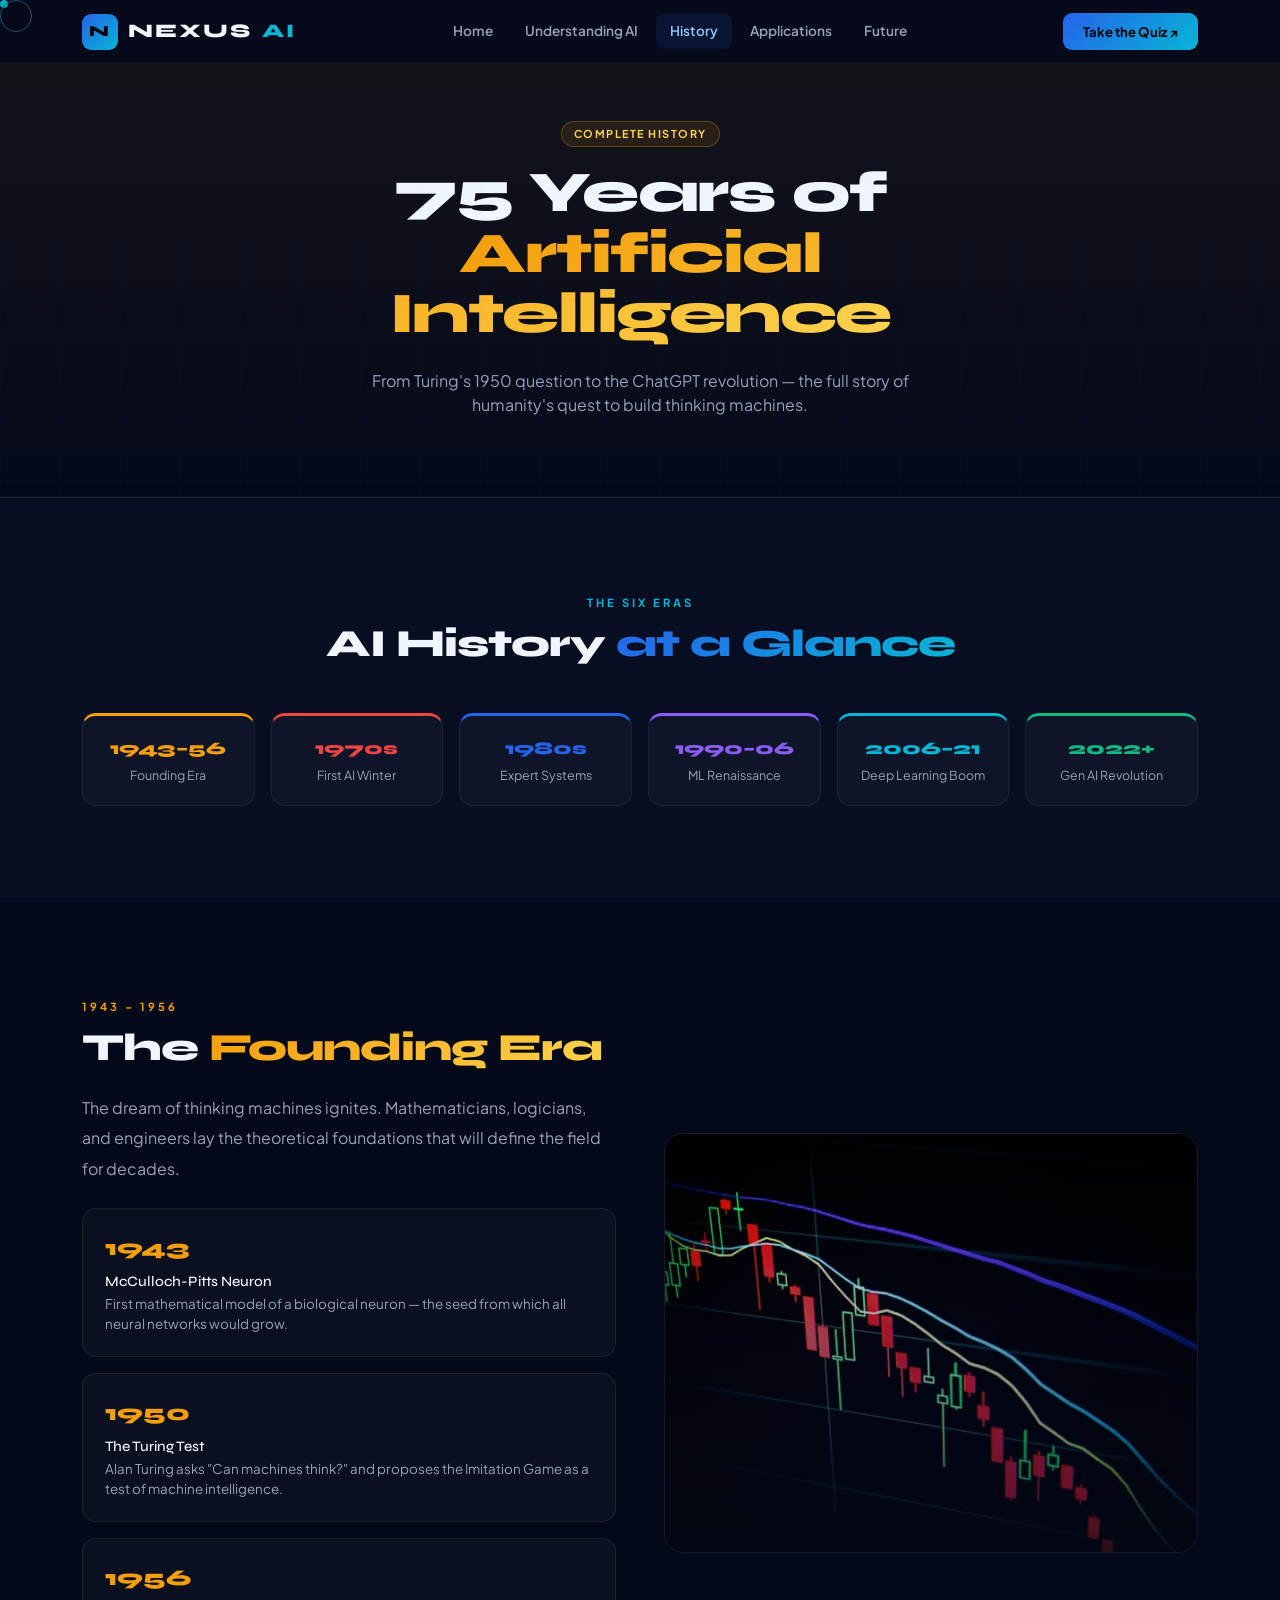
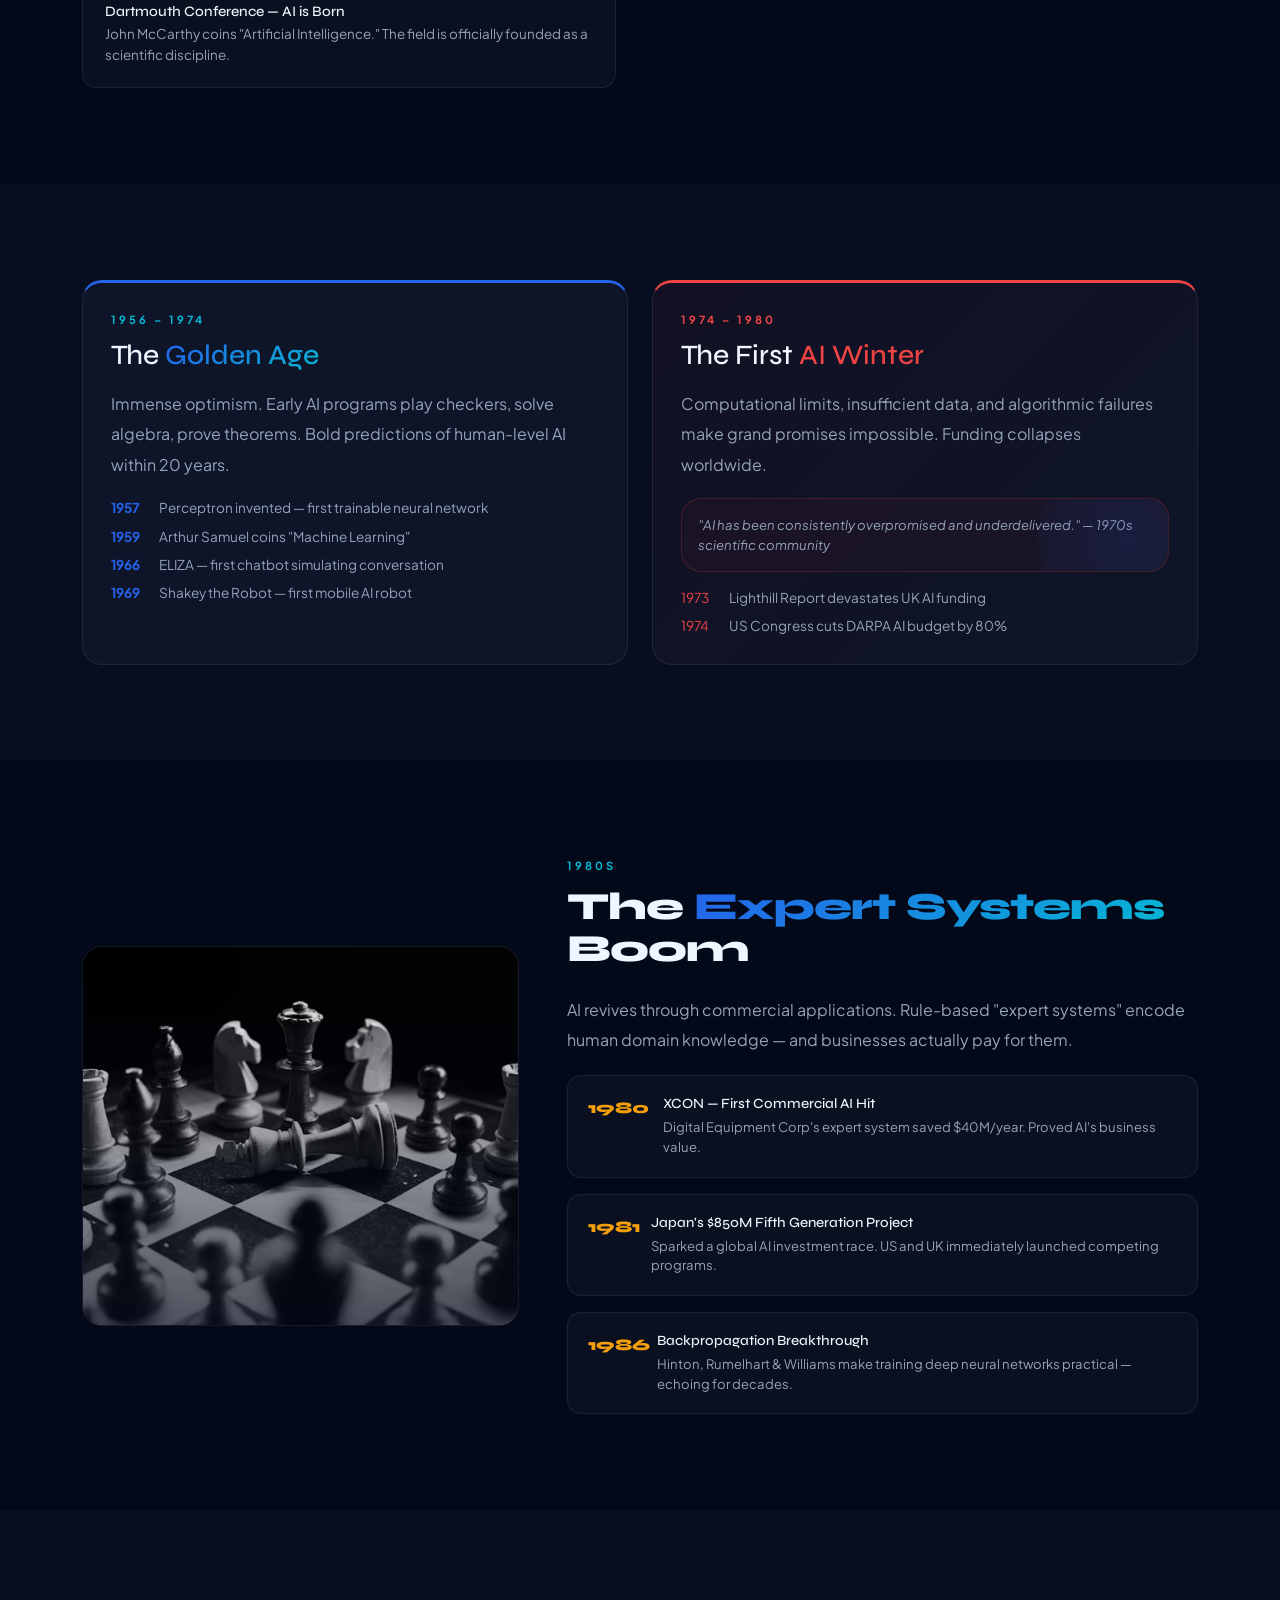
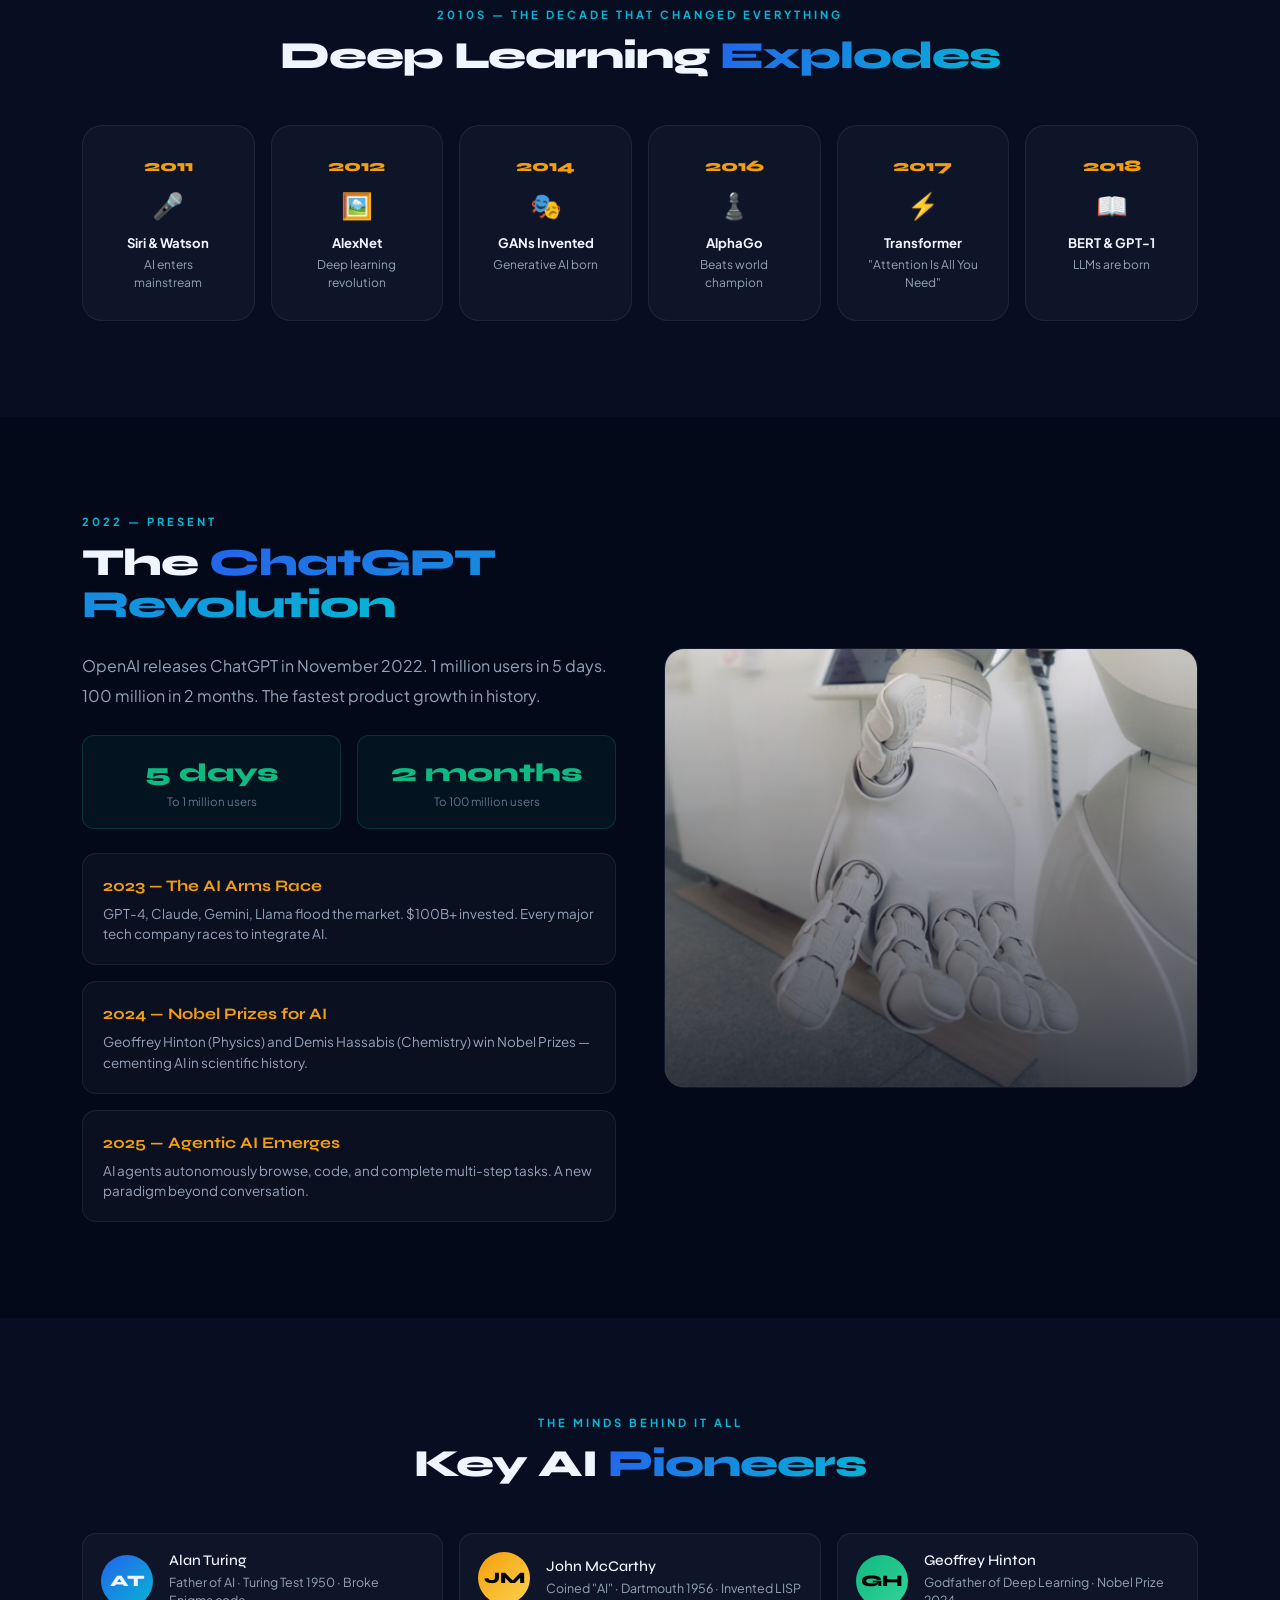
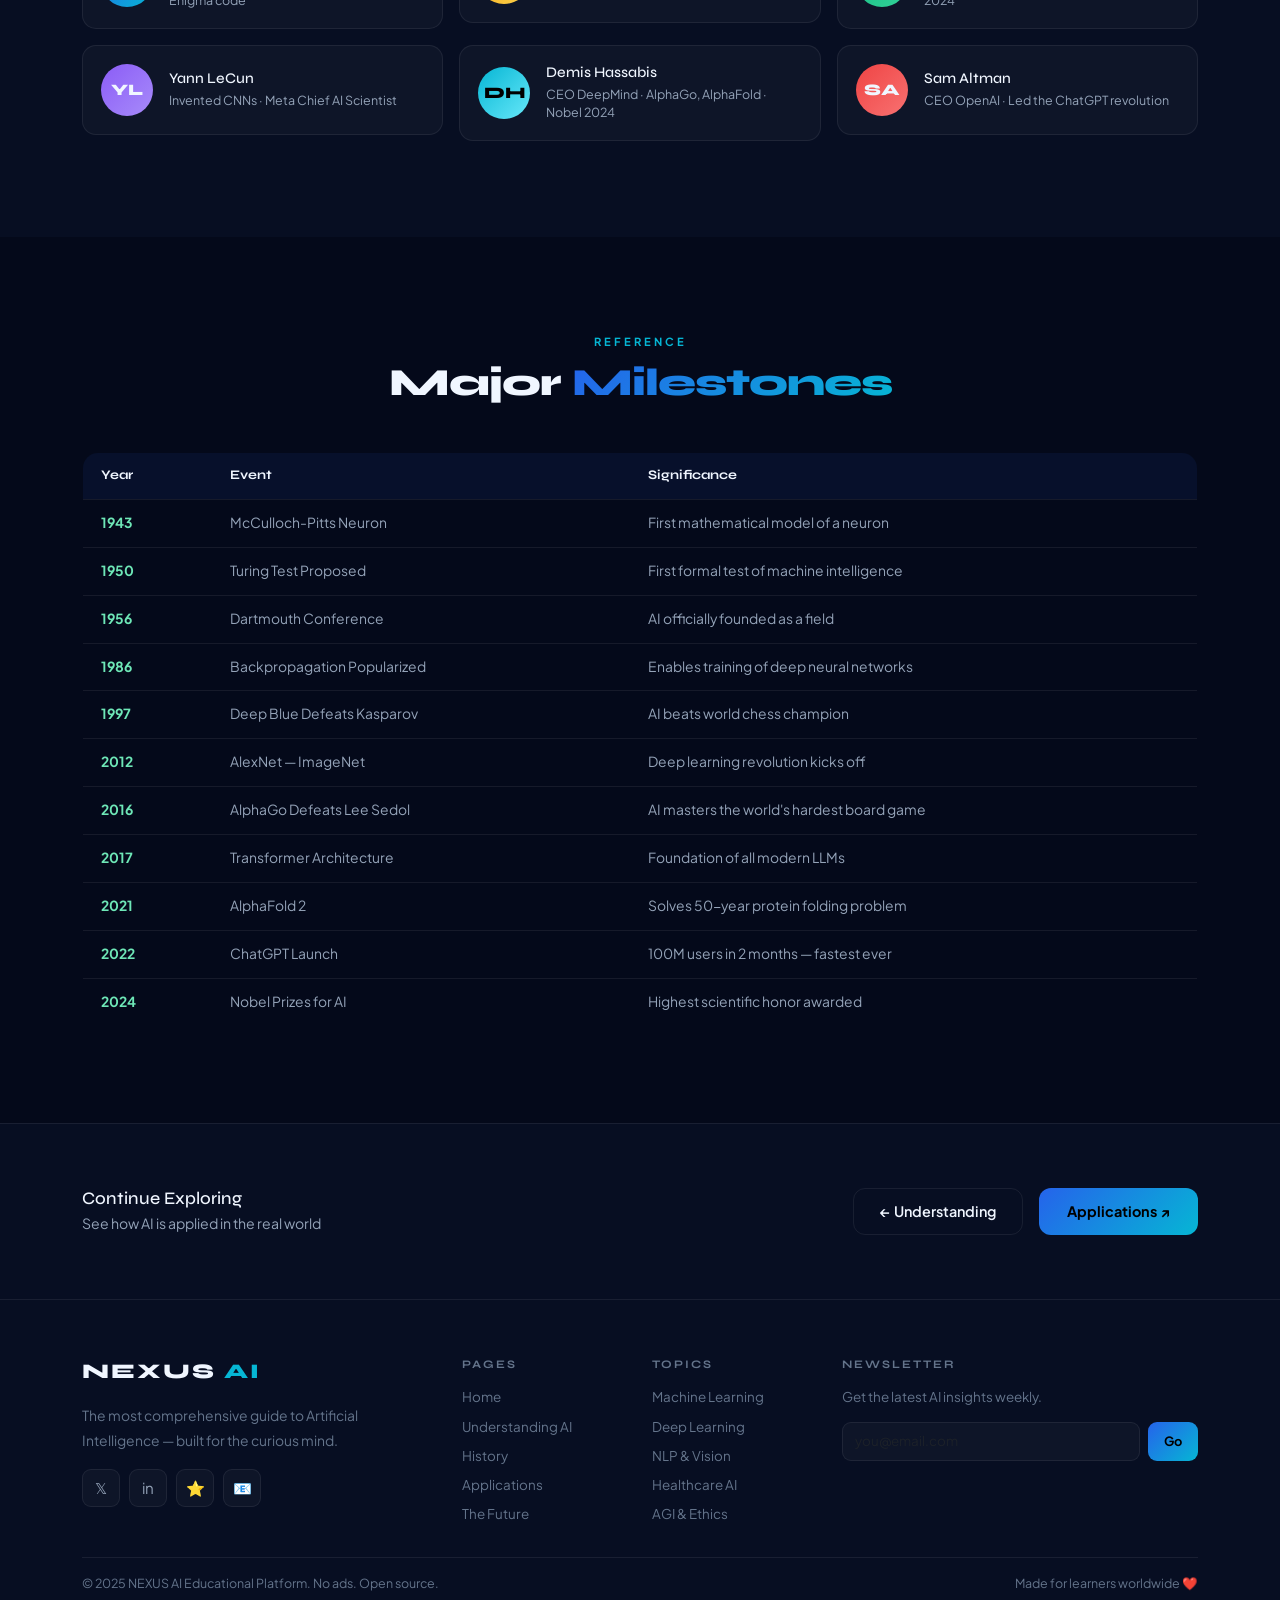
<file: history.html>
<!DOCTYPE html>
<html lang="en">

<head>
  <meta charset="UTF-8">
  <meta name="viewport" content="width=device-width, initial-scale=1.0" />
  <link rel="shortcut icon" href="img16.jpg" type="image/x-icon">
  <meta name="description"
    content="We aim to provide valuable and useful information about Website History of AI — NEXUS AI where we offer rich and diverse content that meets the needs of  our visitors and helps them better understand the topic">
  <meta name="outhor" content=" Mahmoud Ebrahim">
  <meta name="keywords" content="Html,css,JS,Coding Html and css">
  <link href="bootstrap.min.css" rel="stylesheet">
  <link rel="stylesheet" href="style.css">
  <title>History of AI — NEXUS AI</title>
</head>

<body>
  <!-- CURSOR -->
  <div class="cursor" id="cursor"></div>
  <div class="cursor-ring" id="cursor-ring"></div>

  <nav class="navbar navbar-expand-lg nexus-nav fixed-top" id="nexusNav">
    <div class="container">
      <a class="navbar-brand" href="index.html">
        <div class="brand-box">N</div>
        NEXUS <span style="color:var(--cyan)">AI</span>
      </a>
      <button class="navbar-toggler" type="button" data-bs-toggle="collapse" data-bs-target="#nb">
        <span class="navbar-toggler-icon"></span>
      </button>
      <div class="collapse navbar-collapse" id="nb">
        <ul class="navbar-nav mx-auto gap-1">
          <li class="nav-item"><a class="nav-link" href="index.html">Home</a></li>
          <li class="nav-item"><a class="nav-link" href="understanding.html">Understanding AI</a></li>
          <li class="nav-item"><a class="nav-link" href="history.html">History</a></li>
          <li class="nav-item"><a class="nav-link" href="applications.html">Applications</a></li>
          <li class="nav-item"><a class="nav-link" href="future.html">Future</a></li>
        </ul>
        <a href="future.html#quiz" class="btn btn-nav ms-lg-3 mt-2 mt-lg-0">Take the Quiz ↗</a>
      </div>
    </div>
  </nav>

  <section class="page-hero" style="background:linear-gradient(180deg,rgba(245,158,11,.07) 0%,transparent 100%)">
    <div class="hero-grid"></div>
    <div class="container">
      <div class="row justify-content-center text-center">
        <div class="col-lg-8 aup">
          <span class="tag tag-gold mb-3 d-inline-block">Complete History</span>
          <h1 class="display-md mb-4">75 Years of <span class="gold-grad">Artificial Intelligence</span></h1>
          <p style="color:var(--muted);max-width:560px;margin:0 auto">From Turing's 1950 question to the ChatGPT
            revolution — the full story of humanity's quest to build thinking machines.</p>
        </div>
      </div>
    </div>
  </section>

  <section class="sec sec-dark">
    <div class="container">
      <div class="text-center mb-5 aup"><span class="eyebrow">The Six Eras</span>
        <h2 class="display-sm mb-0">AI History <span class="grad">at a Glance</span></h2>
      </div>
      <div class="row g-3">
        <div class="col-6 col-md-4 col-lg-2 aup d1">
          <div class="card-sm text-center h-100" style="border-top:3px solid var(--gold)">
            <div
              style="color:var(--gold);font-family:'Syne',sans-serif;font-weight:800;font-size:1.1rem;margin-bottom:4px">
              1943–56</div>
            <div style="font-size:.78rem;color:var(--muted)">Founding Era</div>
          </div>
        </div>
        <div class="col-6 col-md-4 col-lg-2 aup d2">
          <div class="card-sm text-center h-100" style="border-top:3px solid var(--red)">
            <div
              style="color:var(--red);font-family:'Syne',sans-serif;font-weight:800;font-size:1.1rem;margin-bottom:4px">
              1970s</div>
            <div style="font-size:.78rem;color:var(--muted)">First AI Winter</div>
          </div>
        </div>
        <div class="col-6 col-md-4 col-lg-2 aup d3">
          <div class="card-sm text-center h-100" style="border-top:3px solid var(--blue)">
            <div
              style="color:var(--blue);font-family:'Syne',sans-serif;font-weight:800;font-size:1.1rem;margin-bottom:4px">
              1980s</div>
            <div style="font-size:.78rem;color:var(--muted)">Expert Systems</div>
          </div>
        </div>
        <div class="col-6 col-md-4 col-lg-2 aup d4">
          <div class="card-sm text-center h-100" style="border-top:3px solid var(--purple)">
            <div
              style="color:var(--purple);font-family:'Syne',sans-serif;font-weight:800;font-size:1.1rem;margin-bottom:4px">
              1990–06</div>
            <div style="font-size:.78rem;color:var(--muted)">ML Renaissance</div>
          </div>
        </div>
        <div class="col-6 col-md-4 col-lg-2 aup d5">
          <div class="card-sm text-center h-100" style="border-top:3px solid var(--cyan)">
            <div
              style="color:var(--cyan);font-family:'Syne',sans-serif;font-weight:800;font-size:1.1rem;margin-bottom:4px">
              2006–21</div>
            <div style="font-size:.78rem;color:var(--muted)">Deep Learning Boom</div>
          </div>
        </div>
        <div class="col-6 col-md-4 col-lg-2 aup d5">
          <div class="card-sm text-center h-100" style="border-top:3px solid var(--green)">
            <div
              style="color:var(--green);font-family:'Syne',sans-serif;font-weight:800;font-size:1.1rem;margin-bottom:4px">
              2022+</div>
            <div style="font-size:.78rem;color:var(--muted)">Gen AI Revolution</div>
          </div>
        </div>
      </div>
    </div>
  </section>

  <section class="sec">
    <div class="container">
      <div class="row align-items-center g-5">
        <div class="col-lg-6 aleft">
          <span class="eyebrow" style="color:var(--gold)">1943 – 1956</span>
          <h2 class="display-sm mb-4">The <span class="gold-grad">Founding Era</span></h2>
          <p style="color:var(--muted);line-height:1.9;margin-bottom:24px">The dream of thinking machines ignites.
            Mathematicians, logicians, and engineers lay the theoretical foundations that will define the field for
            decades.</p>
          <div class="d-flex flex-column gap-3">
            <div class="tl-card">
              <div class="tl-year mb-2">1943</div>
              <h5 style="font-size:.9rem;margin-bottom:4px">McCulloch-Pitts Neuron</h5>
              <p style="font-size:.84rem;color:var(--muted);margin:0">First mathematical model of a biological neuron —
                the seed from which all neural networks would grow.</p>
            </div>
            <div class="tl-card">
              <div class="tl-year mb-2">1950</div>
              <h5 style="font-size:.9rem;margin-bottom:4px">The Turing Test</h5>
              <p style="font-size:.84rem;color:var(--muted);margin:0">Alan Turing asks "Can machines think?" and
                proposes the Imitation Game as a test of machine intelligence.</p>
            </div>
            <div class="tl-card">
              <div class="tl-year mb-2">1956</div>
              <h5 style="font-size:.9rem;margin-bottom:4px">Dartmouth Conference — AI is Born</h5>
              <p style="font-size:.84rem;color:var(--muted);margin:0">John McCarthy coins "Artificial Intelligence." The
                field is officially founded as a scientific discipline.</p>
            </div>
          </div>
        </div>
        <div class="col-lg-6 aright">
          <div class="img-card" style="height:420px"><img src="img5.jpeg" alt="Early Computing">
            <div class="img-overlay"></div>
          </div>
        </div>
      </div>
    </div>
  </section>

  <section class="sec sec-dark">
    <div class="container">
      <div class="row g-4">
        <div class="col-lg-6 aleft">
          <div class="card-n h-100" style="border-top:3px solid var(--blue)">
            <span class="eyebrow">1956 – 1974</span>
            <h3 class="font-display mb-3">The <span class="grad">Golden Age</span></h3>
            <p style="color:var(--muted);line-height:1.9;margin-bottom:18px">Immense optimism. Early AI programs play
              checkers, solve algebra, prove theorems. Bold predictions of human-level AI within 20 years.</p>
            <div class="d-flex flex-column gap-2">
              <div style="display:flex;gap:12px;font-size:.85rem;color:var(--muted)"><span
                  style="color:var(--blue);font-weight:700;min-width:36px">1957</span>Perceptron invented — first
                trainable neural network</div>
              <div style="display:flex;gap:12px;font-size:.85rem;color:var(--muted)"><span
                  style="color:var(--blue);font-weight:700;min-width:36px">1959</span>Arthur Samuel coins "Machine
                Learning"</div>
              <div style="display:flex;gap:12px;font-size:.85rem;color:var(--muted)"><span
                  style="color:var(--blue);font-weight:700;min-width:36px">1966</span>ELIZA — first chatbot simulating
                conversation</div>
              <div style="display:flex;gap:12px;font-size:.85rem;color:var(--muted)"><span
                  style="color:var(--blue);font-weight:700;min-width:36px">1969</span>Shakey the Robot — first mobile AI
                robot</div>
            </div>
          </div>
        </div>
        <div class="col-lg-6 aright">
          <div class="card-n h-100"
            style="border-top:3px solid var(--red);background:linear-gradient(135deg,rgba(239,68,68,.05),var(--card))">
            <span class="eyebrow" style="color:var(--red)">1974 – 1980</span>
            <h3 class="font-display mb-3">The First <span style="color:var(--red)">AI Winter</span></h3>
            <p style="color:var(--muted);line-height:1.9;margin-bottom:18px">Computational limits, insufficient data,
              and algorithmic failures make grand promises impossible. Funding collapses worldwide.</p>
            <div class="callout callout-red" style="padding:16px">
              <p style="font-size:.82rem;color:var(--muted);margin:0;font-style:italic">"AI has been consistently
                overpromised and underdelivered." — 1970s scientific community</p>
            </div>
            <div class="d-flex flex-column gap-2 mt-3">
              <div style="display:flex;gap:12px;font-size:.85rem;color:var(--muted)"><span
                  style="color:var(--red);min-width:36px">1973</span>Lighthill Report devastates UK AI funding</div>
              <div style="display:flex;gap:12px;font-size:.85rem;color:var(--muted)"><span
                  style="color:var(--red);min-width:36px">1974</span>US Congress cuts DARPA AI budget by 80%</div>
            </div>
          </div>
        </div>
      </div>
    </div>
  </section>

  <section class="sec">
    <div class="container">
      <div class="row align-items-center g-5">
        <div class="col-lg-5 aleft">
          <div class="img-card" style="height:380px"><img src="img10.jpeg" alt="Chess">
            <div class="img-overlay"></div>
          </div>
        </div>
        <div class="col-lg-7 aright">
          <span class="eyebrow">1980s</span>
          <h2 class="display-sm mb-4">The <span class="grad">Expert Systems</span> Boom</h2>
          <p style="color:var(--muted);line-height:1.9;margin-bottom:20px">AI revives through commercial applications.
            Rule-based "expert systems" encode human domain knowledge — and businesses actually pay for them.</p>
          <div class="d-flex flex-column gap-3">
            <div class="card-sm d-flex gap-3">
              <div style="font-family:'Syne',sans-serif;font-weight:900;color:var(--gold);min-width:40px">1980</div>
              <div>
                <h5 style="font-size:.88rem;margin-bottom:4px">XCON — First Commercial AI Hit</h5>
                <p style="font-size:.82rem;color:var(--muted);margin:0">Digital Equipment Corp's expert system saved
                  $40M/year. Proved AI's business value.</p>
              </div>
            </div>
            <div class="card-sm d-flex gap-3">
              <div style="font-family:'Syne',sans-serif;font-weight:900;color:var(--gold);min-width:40px">1981</div>
              <div>
                <h5 style="font-size:.88rem;margin-bottom:4px">Japan's $850M Fifth Generation Project</h5>
                <p style="font-size:.82rem;color:var(--muted);margin:0">Sparked a global AI investment race. US and UK
                  immediately launched competing programs.</p>
              </div>
            </div>
            <div class="card-sm d-flex gap-3">
              <div style="font-family:'Syne',sans-serif;font-weight:900;color:var(--gold);min-width:40px">1986</div>
              <div>
                <h5 style="font-size:.88rem;margin-bottom:4px">Backpropagation Breakthrough</h5>
                <p style="font-size:.82rem;color:var(--muted);margin:0">Hinton, Rumelhart & Williams make training deep
                  neural networks practical — echoing for decades.</p>
              </div>
            </div>
          </div>
        </div>
      </div>
    </div>
  </section>

  <section class="sec sec-dark">
    <div class="container">
      <div class="text-center mb-5 aup"><span class="eyebrow">2010s — The Decade That Changed Everything</span>
        <h2 class="display-sm mb-0">Deep Learning <span class="grad">Explodes</span></h2>
      </div>
      <div class="row g-3">
        <div class="col-6 col-md-4 col-lg-2 aup d1">
          <div class="card-n text-center h-100">
            <div style="color:var(--gold);font-family:'Syne',sans-serif;font-weight:800;margin-bottom:8px">2011</div>
            <div style="font-size:1.6rem;margin-bottom:8px">🎤</div>
            <div style="font-size:.82rem;font-weight:700;margin-bottom:4px">Siri & Watson</div>
            <div style="font-size:.75rem;color:var(--muted)">AI enters mainstream</div>
          </div>
        </div>
        <div class="col-6 col-md-4 col-lg-2 aup d2">
          <div class="card-n text-center h-100">
            <div style="color:var(--gold);font-family:'Syne',sans-serif;font-weight:800;margin-bottom:8px">2012</div>
            <div style="font-size:1.6rem;margin-bottom:8px">🖼️</div>
            <div style="font-size:.82rem;font-weight:700;margin-bottom:4px">AlexNet</div>
            <div style="font-size:.75rem;color:var(--muted)">Deep learning revolution</div>
          </div>
        </div>
        <div class="col-6 col-md-4 col-lg-2 aup d3">
          <div class="card-n text-center h-100">
            <div style="color:var(--gold);font-family:'Syne',sans-serif;font-weight:800;margin-bottom:8px">2014</div>
            <div style="font-size:1.6rem;margin-bottom:8px">🎭</div>
            <div style="font-size:.82rem;font-weight:700;margin-bottom:4px">GANs Invented</div>
            <div style="font-size:.75rem;color:var(--muted)">Generative AI born</div>
          </div>
        </div>
        <div class="col-6 col-md-4 col-lg-2 aup d4">
          <div class="card-n text-center h-100">
            <div style="color:var(--gold);font-family:'Syne',sans-serif;font-weight:800;margin-bottom:8px">2016</div>
            <div style="font-size:1.6rem;margin-bottom:8px">♟️</div>
            <div style="font-size:.82rem;font-weight:700;margin-bottom:4px">AlphaGo</div>
            <div style="font-size:.75rem;color:var(--muted)">Beats world champion</div>
          </div>
        </div>
        <div class="col-6 col-md-4 col-lg-2 aup d5">
          <div class="card-n text-center h-100">
            <div style="color:var(--gold);font-family:'Syne',sans-serif;font-weight:800;margin-bottom:8px">2017</div>
            <div style="font-size:1.6rem;margin-bottom:8px">⚡</div>
            <div style="font-size:.82rem;font-weight:700;margin-bottom:4px">Transformer</div>
            <div style="font-size:.75rem;color:var(--muted)">"Attention Is All You Need"</div>
          </div>
        </div>
        <div class="col-6 col-md-4 col-lg-2 aup d5">
          <div class="card-n text-center h-100">
            <div style="color:var(--gold);font-family:'Syne',sans-serif;font-weight:800;margin-bottom:8px">2018</div>
            <div style="font-size:1.6rem;margin-bottom:8px">📖</div>
            <div style="font-size:.82rem;font-weight:700;margin-bottom:4px">BERT & GPT-1</div>
            <div style="font-size:.75rem;color:var(--muted)">LLMs are born</div>
          </div>
        </div>
      </div>
    </div>
  </section>

  <section class="sec">
    <div class="container">
      <div class="row align-items-center g-5">
        <div class="col-lg-6 aleft">
          <span class="eyebrow">2022 — Present</span>
          <h2 class="display-sm mb-4">The <span class="grad">ChatGPT Revolution</span></h2>
          <p style="color:var(--muted);line-height:1.9;margin-bottom:24px">OpenAI releases ChatGPT in November 2022. 1
            million users in 5 days. 100 million in 2 months. The fastest product growth in history.</p>
          <div class="row g-3 mb-4">
            <div class="col-6">
              <div
                style="padding:18px;text-align:center;background:rgba(16,185,129,.06);border:1px solid rgba(16,185,129,.2);border-radius:12px">
                <div style="font-family:'Syne',sans-serif;font-weight:900;font-size:1.6rem;color:var(--green)">5 days
                </div>
                <div style="font-size:.72rem;color:var(--dim)">To 1 million users</div>
              </div>
            </div>
            <div class="col-6">
              <div
                style="padding:18px;text-align:center;background:rgba(16,185,129,.06);border:1px solid rgba(16,185,129,.2);border-radius:12px">
                <div style="font-family:'Syne',sans-serif;font-weight:900;font-size:1.6rem;color:var(--green)">2 months
                </div>
                <div style="font-size:.72rem;color:var(--dim)">To 100 million users</div>
              </div>
            </div>
          </div>
          <div class="d-flex flex-column gap-3">
            <div class="card-sm">
              <div style="color:var(--gold);font-family:'Syne',sans-serif;font-weight:700;margin-bottom:6px">2023 — The
                AI Arms Race</div>
              <p style="font-size:.84rem;color:var(--muted);margin:0">GPT-4, Claude, Gemini, Llama flood the market.
                $100B+ invested. Every major tech company races to integrate AI.</p>
            </div>
            <div class="card-sm">
              <div style="color:var(--gold);font-family:'Syne',sans-serif;font-weight:700;margin-bottom:6px">2024 —
                Nobel Prizes for AI</div>
              <p style="font-size:.84rem;color:var(--muted);margin:0">Geoffrey Hinton (Physics) and Demis Hassabis
                (Chemistry) win Nobel Prizes — cementing AI in scientific history.</p>
            </div>
            <div class="card-sm">
              <div style="color:var(--gold);font-family:'Syne',sans-serif;font-weight:700;margin-bottom:6px">2025 —
                Agentic AI Emerges</div>
              <p style="font-size:.84rem;color:var(--muted);margin:0">AI agents autonomously browse, code, and complete
                multi-step tasks. A new paradigm beyond conversation.</p>
            </div>
          </div>
        </div>
        <div class="col-lg-6 aright">
          <div class="img-card" style="height:440px"><img src="img11.jpeg" alt="AI Revolution">
            <div class="img-overlay"></div>
          </div>
        </div>
      </div>
    </div>
  </section>

  <section class="sec sec-dark">
    <div class="container">
      <div class="text-center mb-5 aup"><span class="eyebrow">The Minds Behind It All</span>
        <h2 class="display-sm mb-0">Key AI <span class="grad">Pioneers</span></h2>
      </div>
      <div class="row g-3">
        <div class="col-md-6 col-lg-4 aup d1">
          <div class="pioneer">
            <div class="p-avatar" style="background:linear-gradient(135deg,var(--blue),var(--cyan))">AT</div>
            <div>
              <h5 style="font-size:.92rem;margin-bottom:3px">Alan Turing</h5>
              <p style="font-size:.78rem;color:var(--muted);margin:0">Father of AI · Turing Test 1950 · Broke Enigma
                code</p>
            </div>
          </div>
        </div>
        <div class="col-md-6 col-lg-4 aup d2">
          <div class="pioneer">
            <div class="p-avatar" style="background:linear-gradient(135deg,var(--gold),#fcd34d);color:#000">JM</div>
            <div>
              <h5 style="font-size:.92rem;margin-bottom:3px">John McCarthy</h5>
              <p style="font-size:.78rem;color:var(--muted);margin:0">Coined "AI" · Dartmouth 1956 · Invented LISP</p>
            </div>
          </div>
        </div>
        <div class="col-md-6 col-lg-4 aup d3">
          <div class="pioneer">
            <div class="p-avatar" style="background:linear-gradient(135deg,var(--green),#34d399);color:#000">GH</div>
            <div>
              <h5 style="font-size:.92rem;margin-bottom:3px">Geoffrey Hinton</h5>
              <p style="font-size:.78rem;color:var(--muted);margin:0">Godfather of Deep Learning · Nobel Prize 2024</p>
            </div>
          </div>
        </div>
        <div class="col-md-6 col-lg-4 aup d1">
          <div class="pioneer">
            <div class="p-avatar" style="background:linear-gradient(135deg,var(--purple),#a78bfa)">YL</div>
            <div>
              <h5 style="font-size:.92rem;margin-bottom:3px">Yann LeCun</h5>
              <p style="font-size:.78rem;color:var(--muted);margin:0">Invented CNNs · Meta Chief AI Scientist</p>
            </div>
          </div>
        </div>
        <div class="col-md-6 col-lg-4 aup d2">
          <div class="pioneer">
            <div class="p-avatar" style="background:linear-gradient(135deg,var(--cyan),#67e8f9);color:#000">DH</div>
            <div>
              <h5 style="font-size:.92rem;margin-bottom:3px">Demis Hassabis</h5>
              <p style="font-size:.78rem;color:var(--muted);margin:0">CEO DeepMind · AlphaGo, AlphaFold · Nobel 2024</p>
            </div>
          </div>
        </div>
        <div class="col-md-6 col-lg-4 aup d3">
          <div class="pioneer">
            <div class="p-avatar" style="background:linear-gradient(135deg,var(--red),#f87171)">SA</div>
            <div>
              <h5 style="font-size:.92rem;margin-bottom:3px">Sam Altman</h5>
              <p style="font-size:.78rem;color:var(--muted);margin:0">CEO OpenAI · Led the ChatGPT revolution</p>
            </div>
          </div>
        </div>
      </div>
    </div>
  </section>

  <section class="sec">
    <div class="container">
      <div class="text-center mb-5 aup"><span class="eyebrow">Reference</span>
        <h2 class="display-sm mb-0">Major <span class="grad">Milestones</span></h2>
      </div>
      <div style="overflow-x:auto">
        <table class="tbl" style="border:1px solid var(--border);border-radius:16px;overflow:hidden">
          <thead>
            <tr>
              <th>Year</th>
              <th>Event</th>
              <th>Significance</th>
            </tr>
          </thead>
          <tbody>
            <tr>
              <td class="td-g">1943</td>
              <td>McCulloch-Pitts Neuron</td>
              <td>First mathematical model of a neuron</td>
            </tr>
            <tr>
              <td class="td-g">1950</td>
              <td>Turing Test Proposed</td>
              <td>First formal test of machine intelligence</td>
            </tr>
            <tr>
              <td class="td-g">1956</td>
              <td>Dartmouth Conference</td>
              <td>AI officially founded as a field</td>
            </tr>
            <tr>
              <td class="td-g">1986</td>
              <td>Backpropagation Popularized</td>
              <td>Enables training of deep neural networks</td>
            </tr>
            <tr>
              <td class="td-g">1997</td>
              <td>Deep Blue Defeats Kasparov</td>
              <td>AI beats world chess champion</td>
            </tr>
            <tr>
              <td class="td-g">2012</td>
              <td>AlexNet — ImageNet</td>
              <td>Deep learning revolution kicks off</td>
            </tr>
            <tr>
              <td class="td-g">2016</td>
              <td>AlphaGo Defeats Lee Sedol</td>
              <td>AI masters the world's hardest board game</td>
            </tr>
            <tr>
              <td class="td-g">2017</td>
              <td>Transformer Architecture</td>
              <td>Foundation of all modern LLMs</td>
            </tr>
            <tr>
              <td class="td-g">2021</td>
              <td>AlphaFold 2</td>
              <td>Solves 50-year protein folding problem</td>
            </tr>
            <tr>
              <td class="td-g">2022</td>
              <td>ChatGPT Launch</td>
              <td>100M users in 2 months — fastest ever</td>
            </tr>
            <tr>
              <td class="td-g">2024</td>
              <td>Nobel Prizes for AI</td>
              <td>Highest scientific honor awarded</td>
            </tr>
          </tbody>
        </table>
      </div>
    </div>
  </section>

  <section class="sec-sm" style="background:var(--bg2);border-top:1px solid var(--border)">
    <div class="container">
      <div class="d-flex flex-wrap justify-content-between align-items-center gap-3">
        <div>
          <h4 class="font-display mb-1" style="font-size:1.1rem">Continue Exploring</h4>
          <p style="color:var(--muted);font-size:.88rem;margin:0">See how AI is applied in the real world</p>
        </div>
        <div class="d-flex flex-wrap gap-3"><a href="understanding.html" class="btn-o">← Understanding</a><a
            href="applications.html" class="btn-p">Applications ↗</a></div>
      </div>
    </div>
  </section>

  <footer class="foot">
    <div class="container">
      <div class="row g-4 mb-4">
        <div class="col-lg-4 col-md-6">
          <div class="foot-brand mb-3">NEXUS <span style="color:var(--cyan)">AI</span></div>
          <p style="color:var(--dim);font-size:.87rem;line-height:1.8;max-width:280px">The most comprehensive guide to
            Artificial Intelligence — built for the curious mind.</p>
          <div class="mt-3">
            <a href="#" class="social-i">𝕏</a>
            <a href="#" class="social-i">in</a>
            <a href="#" class="social-i">⭐</a>
            <a href="#" class="social-i">📧</a>
          </div>
        </div>
        <div class="col-6 col-md-4 col-lg-2">
          <div class="foot-head">Pages</div>
          <a class="foot-link" href="index.html">Home</a>
          <a class="foot-link" href="understanding.html">Understanding AI</a>
          <a class="foot-link" href="history.html">History</a>
          <a class="foot-link" href="applications.html">Applications</a>
          <a class="foot-link" href="future.html">The Future</a>
        </div>
        <div class="col-6 col-md-4 col-lg-2">
          <div class="foot-head">Topics</div>
          <a class="foot-link" href="understanding.html">Machine Learning</a>
          <a class="foot-link" href="understanding.html">Deep Learning</a>
          <a class="foot-link" href="understanding.html">NLP & Vision</a>
          <a class="foot-link" href="applications.html">Healthcare AI</a>
          <a class="foot-link" href="future.html">AGI & Ethics</a>
        </div>
        <div class="col-md-6 col-lg-4">
          <div class="foot-head">Newsletter</div>
          <p style="color:var(--dim);font-size:.84rem;margin-bottom:14px">Get the latest AI insights weekly.</p>
          <form class="sub-form d-flex gap-2">
            <input type="email" placeholder="you@email.com" class="form-control"
              style="background:var(--card);border:1px solid var(--border);color:var(--text);border-radius:9px;font-size:.84rem">
            <button type="submit" class="btn-p" style="padding:10px 16px;font-size:.8rem;border-radius:9px">Go</button>
          </form>
        </div>
      </div>
      <div class="plain-line mb-3"></div>
      <div class="d-flex flex-wrap justify-content-between gap-2">
        <div class="foot-copy">© 2025 NEXUS AI Educational Platform. No ads. Open source.</div>
        <div class="foot-copy">Made for learners worldwide ❤️</div>
      </div>
    </div>
  </footer>
  <button class="back-to-top" id="backToTop">↑</button>

  <script src="bootstrap.bundle.min.js"></script>
  <script src="main.js"></script>
</body>

</html>
</file>
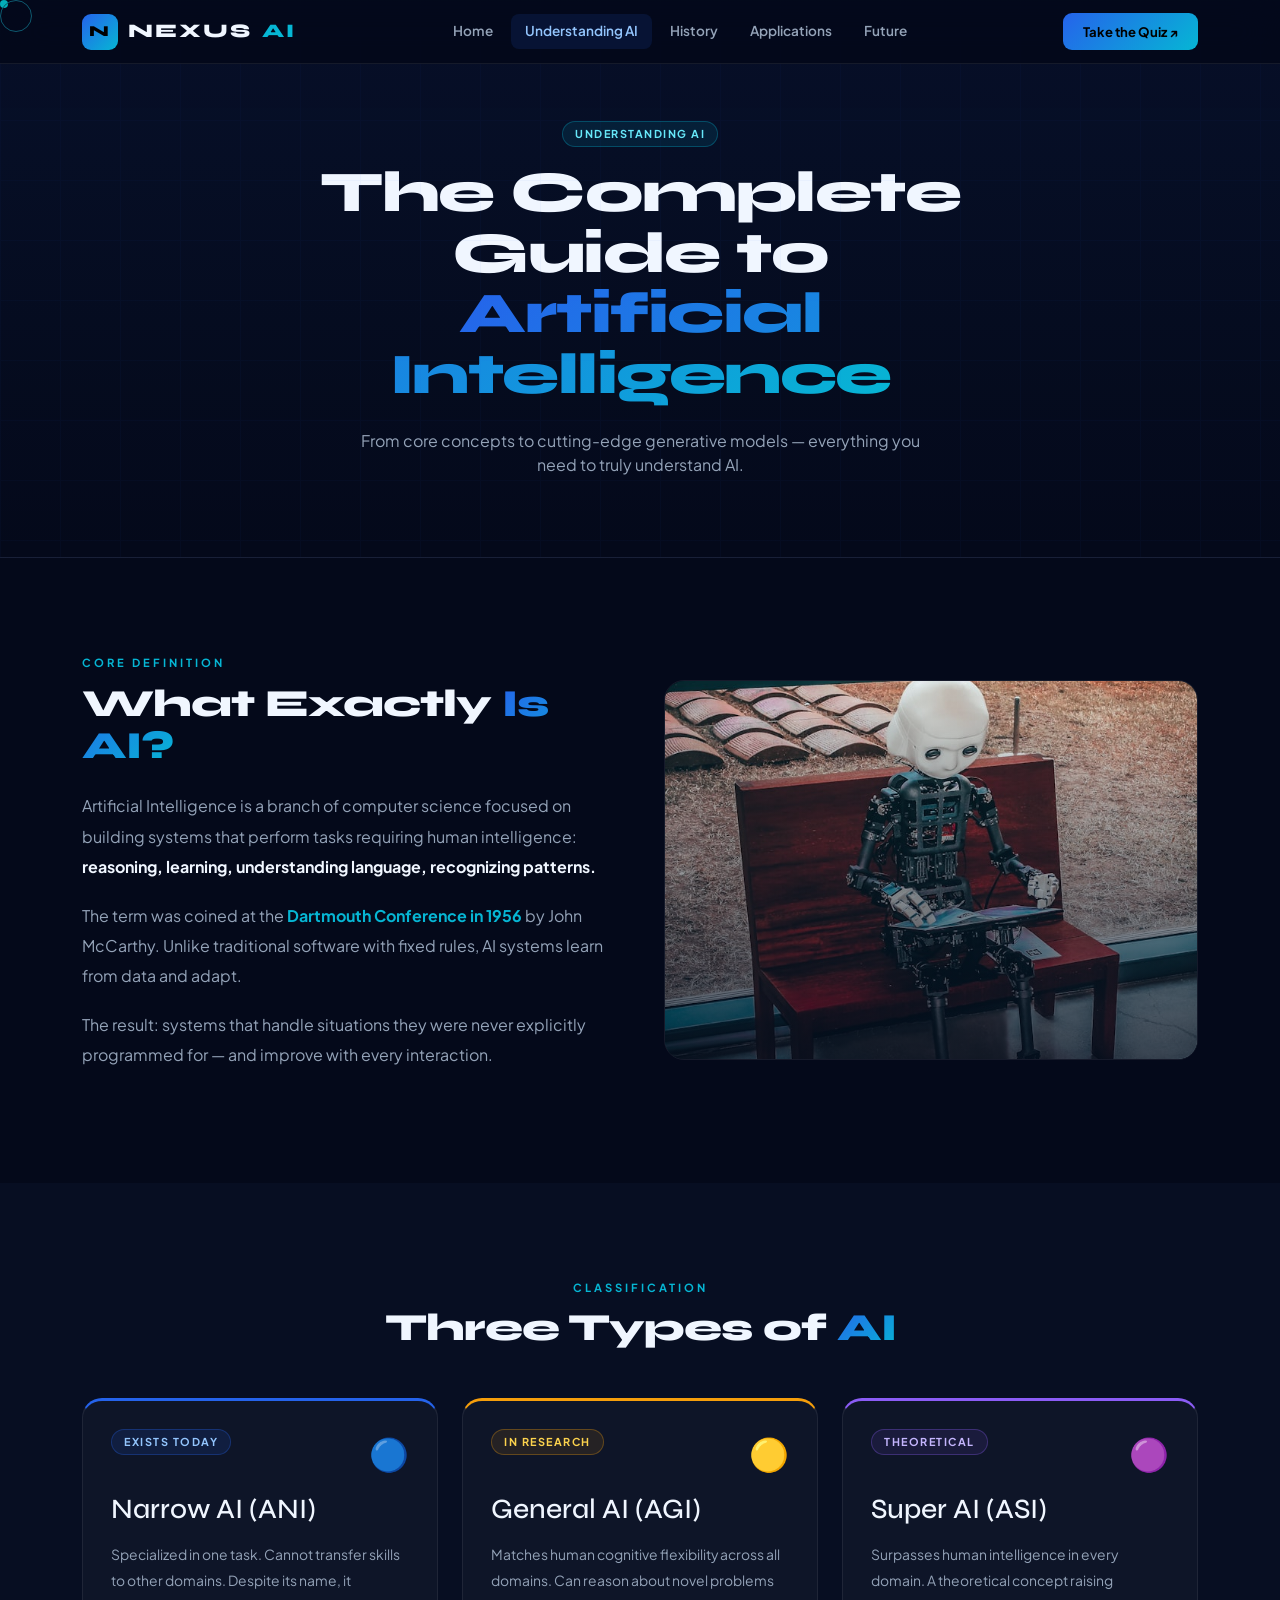
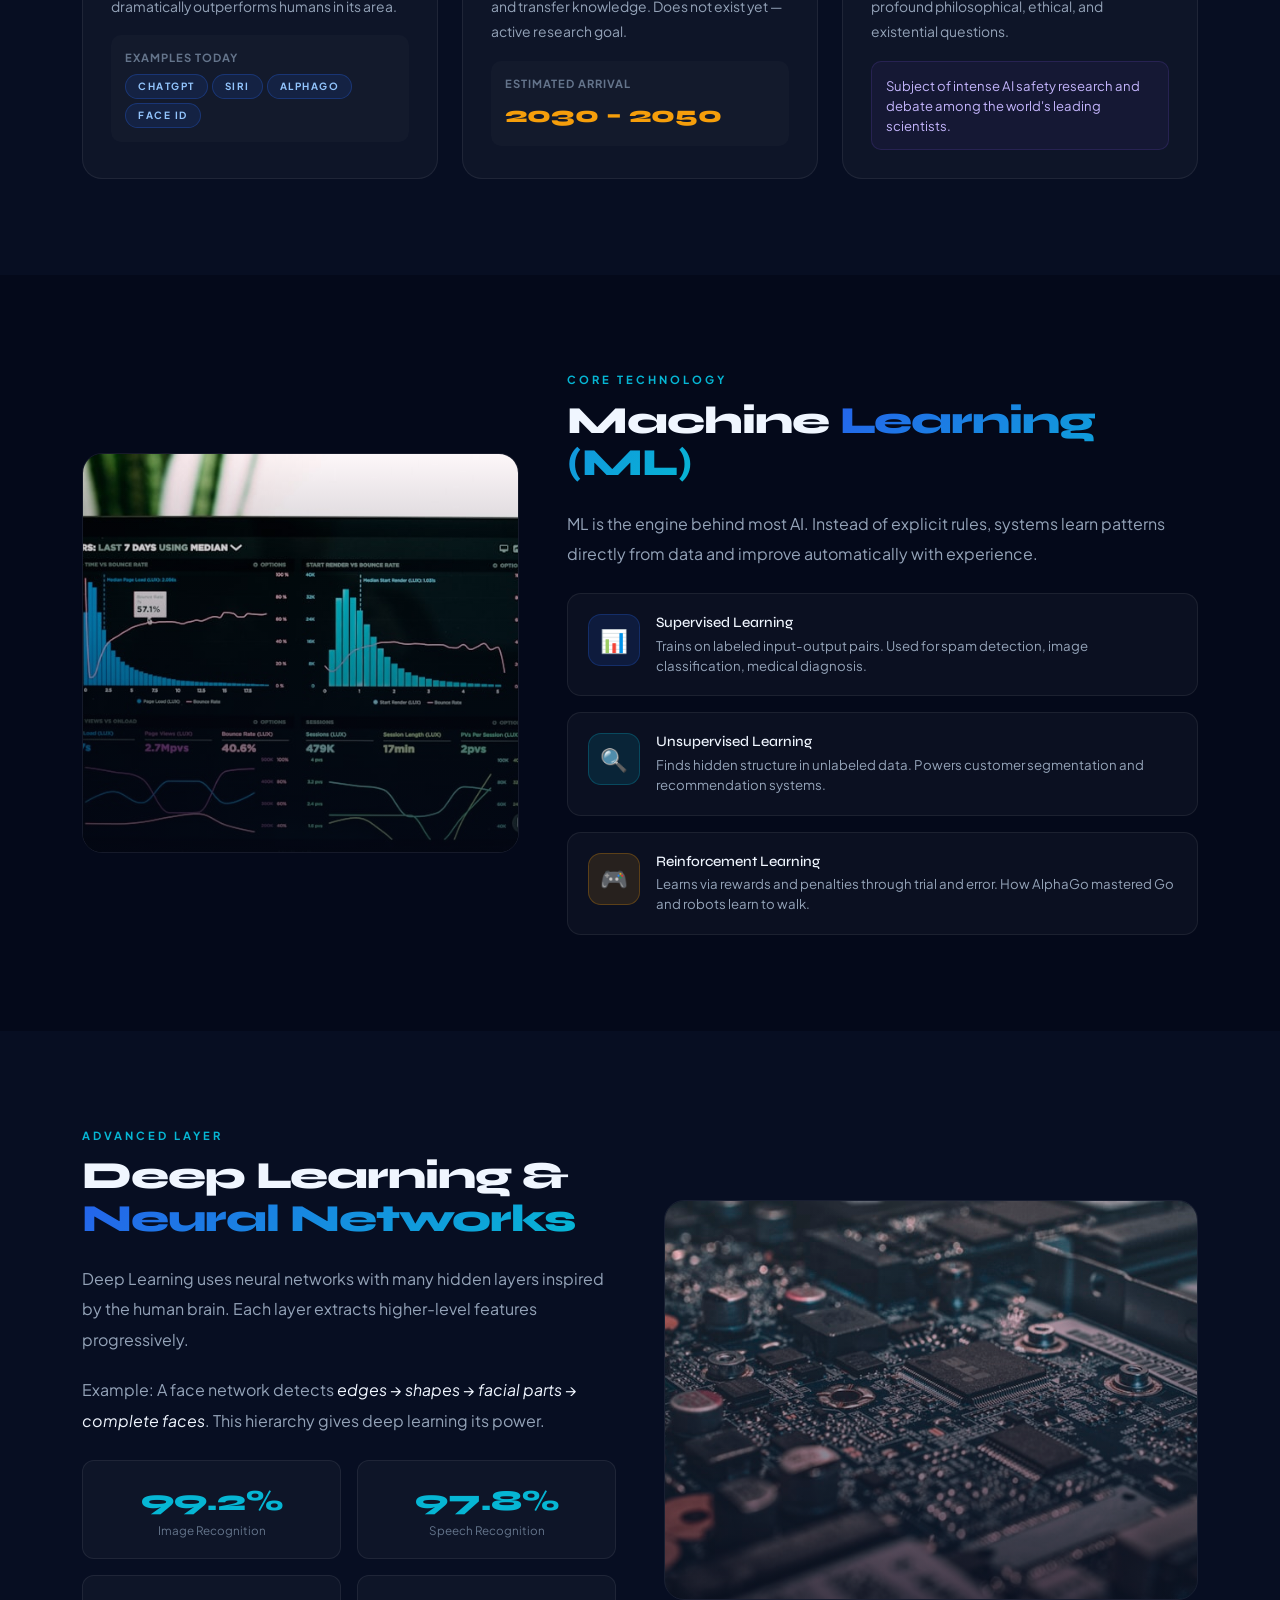
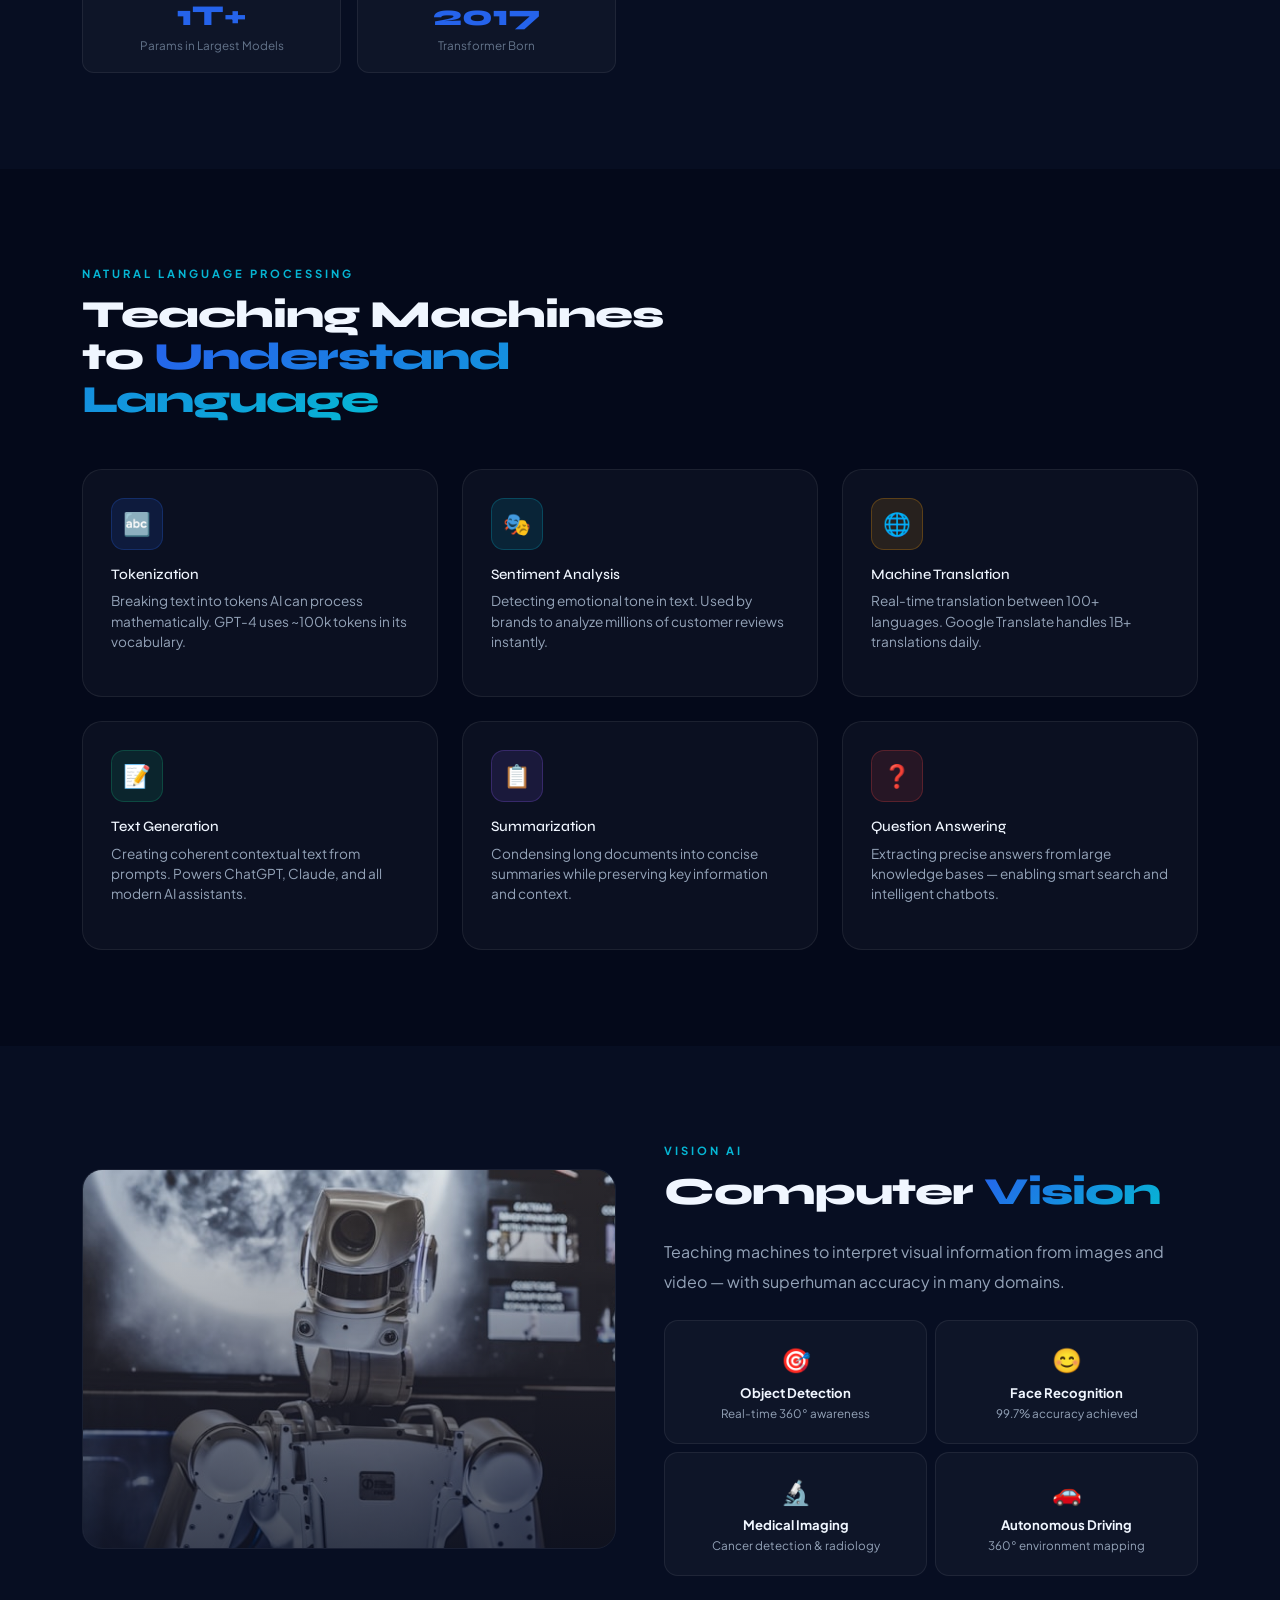
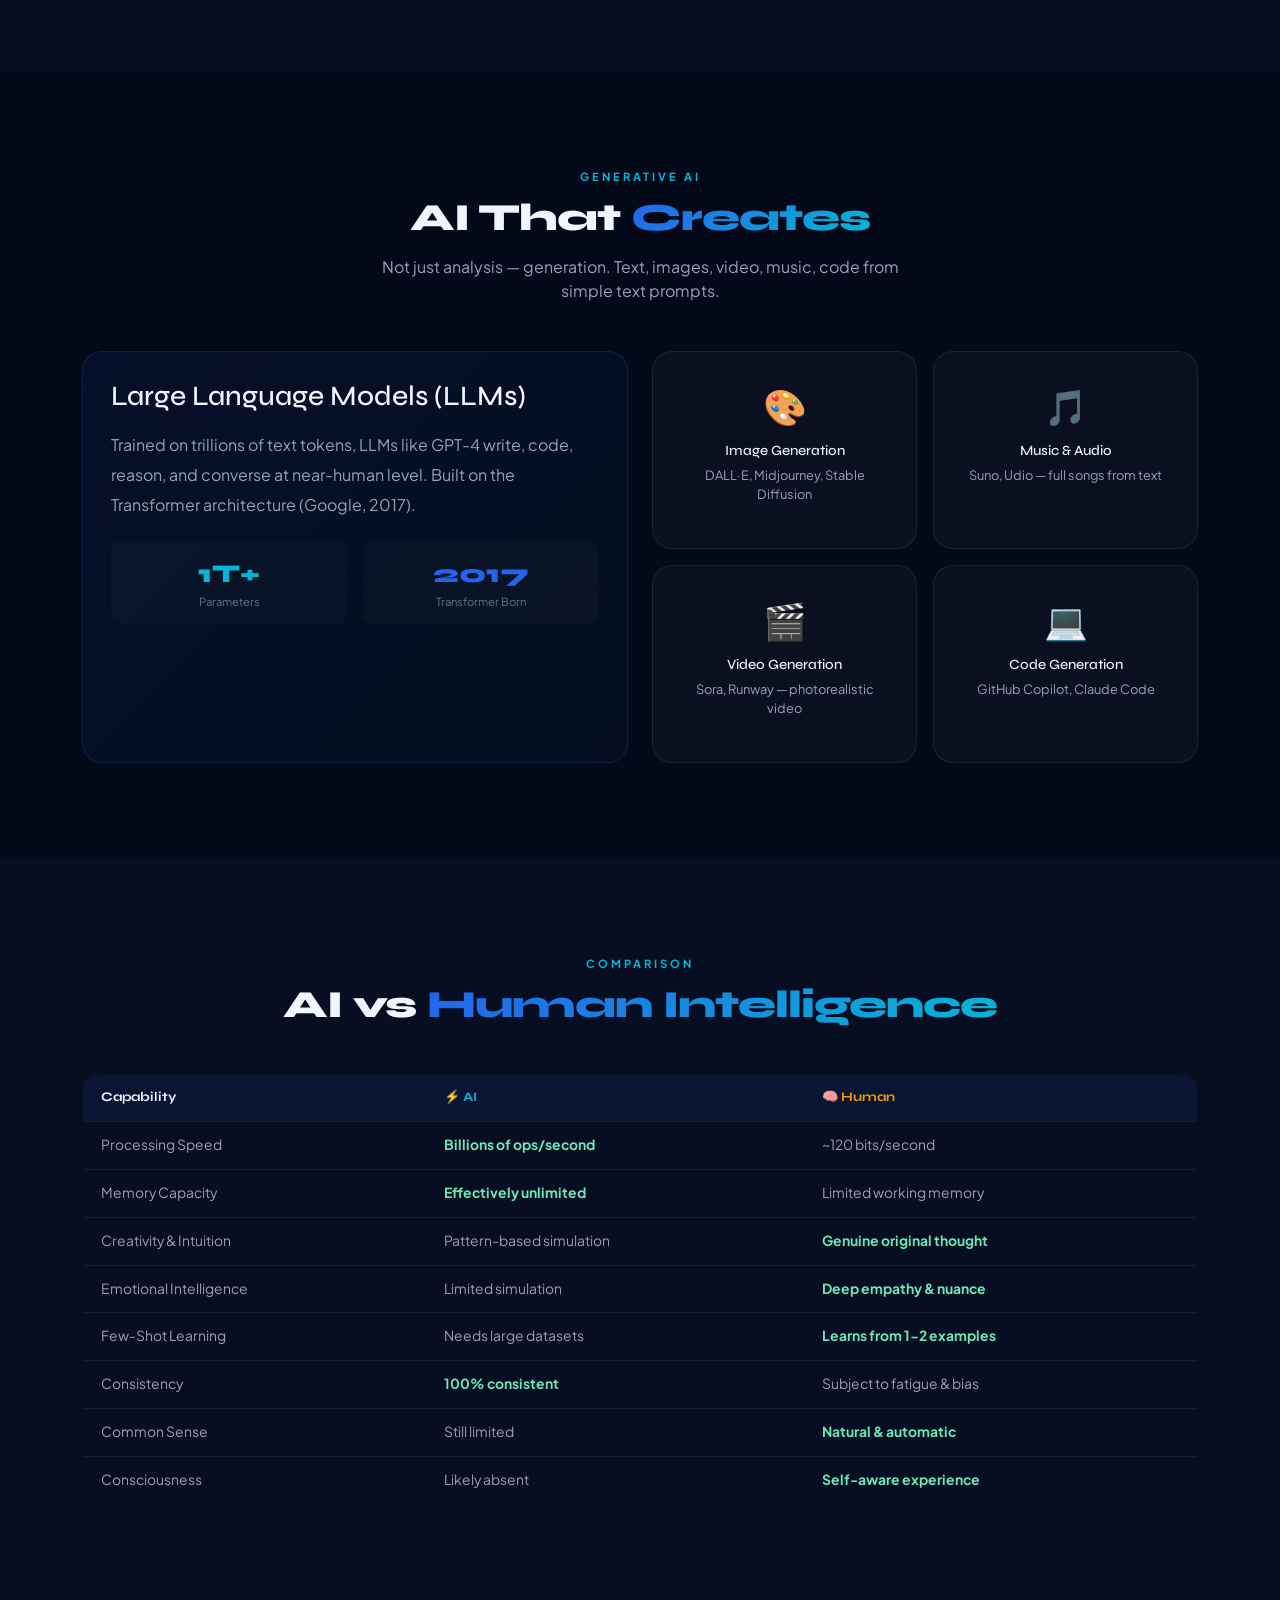
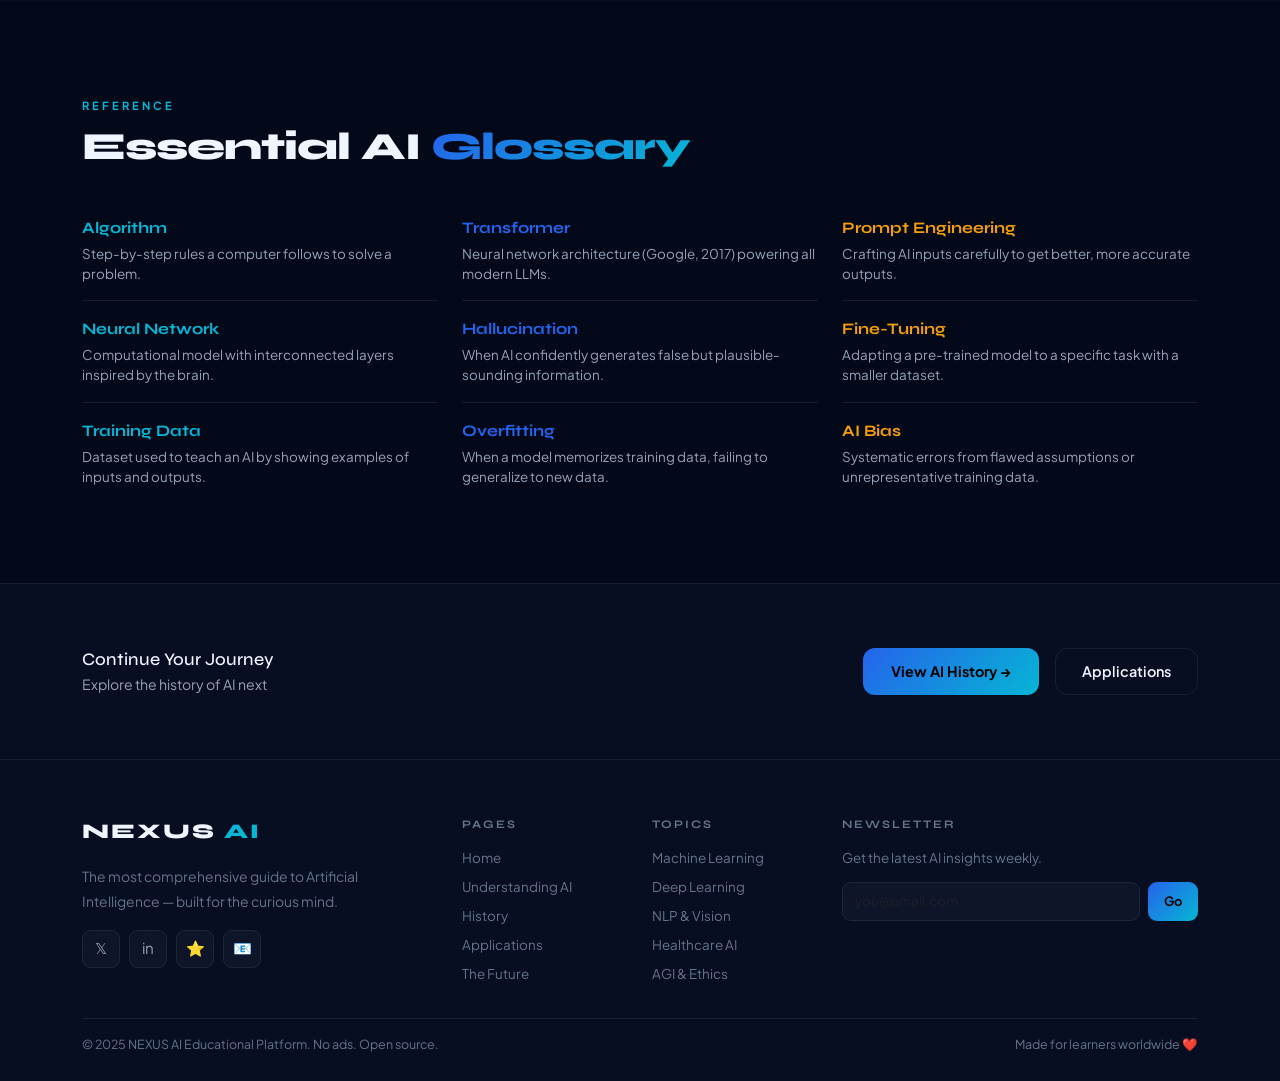
<file: understanding.html>
<!DOCTYPE html>
<html lang="en">

<head>
  <meta charset="UTF-8">
  <meta name="viewport" content="width=device-width, initial-scale=1.0" />
  <link rel="shortcut icon" href="img16.jpg" type="image/x-icon">
  <meta name="description"
    content="We aim to provide valuable and useful information about Website Understanding AI — NEXUS AI where we offer rich and diverse content that meets the needs of  our visitors and helps them better understand the topic">
  <meta name="outhor" content=" Mahmoud Ebrahim">
  <meta name="keywords" content="Html,css,JS,Coding Html and css">
  <link href="bootstrap.min.css" rel="stylesheet">
  <link rel="stylesheet" href="style.css">
  <title>Understanding AI — NEXUS AI</title>
</head>

<body>
  <!-- CURSOR -->
  <div class="cursor" id="cursor"></div>
  <div class="cursor-ring" id="cursor-ring"></div>

  <nav class="navbar navbar-expand-lg nexus-nav fixed-top" id="nexusNav">
    <div class="container">
      <a class="navbar-brand" href="index.html">
        <div class="brand-box">N</div>
        NEXUS <span style="color:var(--cyan)">AI</span>
      </a>
      <button class="navbar-toggler" type="button" data-bs-toggle="collapse" data-bs-target="#nb">
        <span class="navbar-toggler-icon"></span>
      </button>
      <div class="collapse navbar-collapse" id="nb">
        <ul class="navbar-nav mx-auto gap-1">
          <li class="nav-item"><a class="nav-link" href="index.html">Home</a></li>
          <li class="nav-item"><a class="nav-link" href="understanding.html">Understanding AI</a></li>
          <li class="nav-item"><a class="nav-link" href="history.html">History</a></li>
          <li class="nav-item"><a class="nav-link" href="applications.html">Applications</a></li>
          <li class="nav-item"><a class="nav-link" href="future.html">Future</a></li>
        </ul>
        <a href="future.html#quiz" class="btn btn-nav ms-lg-3 mt-2 mt-lg-0">Take the Quiz ↗</a>
      </div>
    </div>
  </nav>

  <section class="page-hero">
    <div class="hero-grid"></div>
    <div class="container">
      <div class="row justify-content-center text-center">
        <div class="col-lg-8 aup">
          <span class="tag tag-cyan mb-3 d-inline-block">Understanding AI</span>
          <h1 class="display-md mb-4">The Complete Guide to <span class="grad">Artificial Intelligence</span></h1>
          <p style="color:var(--muted);font-size:1rem;max-width:560px;margin:0 auto">From core concepts to cutting-edge
            generative models — everything you need to truly understand AI.</p>
        </div>
      </div>
    </div>
  </section>

  <section class="sec">
    <div class="container">
      <div class="row align-items-center g-5">
        <div class="col-lg-6 aleft">
          <span class="eyebrow">Core Definition</span>
          <h2 class="display-sm mb-4">What Exactly <span class="grad">Is AI?</span></h2>
          <p style="color:var(--muted);font-size:1rem;line-height:1.9;margin-bottom:18px">Artificial Intelligence is a
            branch of computer science focused on building systems that perform tasks requiring human intelligence:
            <strong style="color:var(--text)">reasoning, learning, understanding language, recognizing
              patterns.</strong>
          </p>
          <p style="color:var(--muted);line-height:1.9;margin-bottom:18px">The term was coined at the <span
              style="color:var(--cyan);font-weight:700">Dartmouth Conference in 1956</span> by John McCarthy. Unlike
            traditional software with fixed rules, AI systems learn from data and adapt.</p>
          <p style="color:var(--muted);line-height:1.9">The result: systems that handle situations they were never
            explicitly programmed for — and improve with every interaction.</p>
        </div>
        <div class="col-lg-6 aright">
          <div class="img-card" style="height:380px"><img src="img12.jpeg" alt="AI Brain">
            <div class="img-overlay"></div>
          </div>
        </div>
      </div>
    </div>
  </section>

  <section class="sec sec-dark">
    <div class="container">
      <div class="text-center mb-5 aup"><span class="eyebrow">Classification</span>
        <h2 class="display-sm mb-3">Three Types of <span class="grad">AI</span></h2>
      </div>
      <div class="row g-4">
        <div class="col-lg-4 aup d1">
          <div class="card-n h-100" style="border-top:3px solid var(--blue)">
            <div class="d-flex justify-content-between align-items-start mb-3"><span class="tag tag-blue">Exists
                Today</span><span style="font-size:2rem">🔵</span></div>
            <h3 class="font-display mb-3">Narrow AI (ANI)</h3>
            <p style="color:var(--muted);font-size:.87rem;line-height:1.85;margin-bottom:16px">Specialized in one task.
              Cannot transfer skills to other domains. Despite its name, it dramatically outperforms humans in its area.
            </p>
            <div style="padding:14px;background:rgba(255,255,255,.02);border-radius:10px">
              <div style="font-size:.7rem;color:var(--dim);margin-bottom:8px;font-weight:700;letter-spacing:1px">
                EXAMPLES TODAY</div>
              <div class="d-flex flex-wrap gap-1"><span class="tag tag-blue"
                  style="font-size:.62rem">ChatGPT</span><span class="tag tag-blue"
                  style="font-size:.62rem">Siri</span><span class="tag tag-blue"
                  style="font-size:.62rem">AlphaGo</span><span class="tag tag-blue" style="font-size:.62rem">Face
                  ID</span></div>
            </div>
          </div>
        </div>
        <div class="col-lg-4 aup d2">
          <div class="card-n h-100" style="border-top:3px solid var(--gold)">
            <div class="d-flex justify-content-between align-items-start mb-3"><span class="tag tag-gold">In
                Research</span><span style="font-size:2rem">🟡</span></div>
            <h3 class="font-display mb-3">General AI (AGI)</h3>
            <p style="color:var(--muted);font-size:.87rem;line-height:1.85;margin-bottom:16px">Matches human cognitive
              flexibility across all domains. Can reason about novel problems and transfer knowledge. Does not exist yet
              — active research goal.</p>
            <div style="padding:14px;background:rgba(255,255,255,.02);border-radius:10px">
              <div style="font-size:.7rem;color:var(--dim);margin-bottom:6px;font-weight:700;letter-spacing:1px">
                ESTIMATED ARRIVAL</div>
              <div style="font-family:'Syne',sans-serif;font-weight:900;font-size:1.4rem;color:var(--gold)">2030 – 2050
              </div>
            </div>
          </div>
        </div>
        <div class="col-lg-4 aup d3">
          <div class="card-n h-100" style="border-top:3px solid var(--purple)">
            <div class="d-flex justify-content-between align-items-start mb-3"><span
                class="tag tag-purple">Theoretical</span><span style="font-size:2rem">🟣</span></div>
            <h3 class="font-display mb-3">Super AI (ASI)</h3>
            <p style="color:var(--muted);font-size:.87rem;line-height:1.85;margin-bottom:16px">Surpasses human
              intelligence in every domain. A theoretical concept raising profound philosophical, ethical, and
              existential questions.</p>
            <div
              style="padding:14px;background:rgba(139,92,246,.06);border:1px solid rgba(139,92,246,.15);border-radius:10px">
              <p style="font-size:.82rem;color:#c4b5fd;margin:0">Subject of intense AI safety research and debate among
                the world's leading scientists.</p>
            </div>
          </div>
        </div>
      </div>
    </div>
  </section>

  <section class="sec">
    <div class="container">
      <div class="row align-items-center g-5">
        <div class="col-lg-5 aleft">
          <div class="img-card" style="height:400px"><img src="img13.jpeg" alt="ML Data">
            <div class="img-overlay"></div>
          </div>
        </div>
        <div class="col-lg-7 aright">
          <span class="eyebrow">Core Technology</span>
          <h2 class="display-sm mb-4">Machine <span class="grad">Learning (ML)</span></h2>
          <p style="color:var(--muted);font-size:1rem;line-height:1.9;margin-bottom:24px">ML is the engine behind most
            AI. Instead of explicit rules, systems learn patterns directly from data and improve automatically with
            experience.</p>
          <div class="d-flex flex-column gap-3">
            <div class="card-sm d-flex gap-3">
              <div class="ico ico-blue flex-shrink-0">📊</div>
              <div>
                <h5 style="font-size:.9rem;margin-bottom:4px">Supervised Learning</h5>
                <p style="font-size:.83rem;color:var(--muted);margin:0">Trains on labeled input-output pairs. Used for
                  spam detection, image classification, medical diagnosis.</p>
              </div>
            </div>
            <div class="card-sm d-flex gap-3">
              <div class="ico ico-cyan flex-shrink-0">🔍</div>
              <div>
                <h5 style="font-size:.9rem;margin-bottom:4px">Unsupervised Learning</h5>
                <p style="font-size:.83rem;color:var(--muted);margin:0">Finds hidden structure in unlabeled data. Powers
                  customer segmentation and recommendation systems.</p>
              </div>
            </div>
            <div class="card-sm d-flex gap-3">
              <div class="ico ico-gold flex-shrink-0">🎮</div>
              <div>
                <h5 style="font-size:.9rem;margin-bottom:4px">Reinforcement Learning</h5>
                <p style="font-size:.83rem;color:var(--muted);margin:0">Learns via rewards and penalties through trial
                  and error. How AlphaGo mastered Go and robots learn to walk.</p>
              </div>
            </div>
          </div>
        </div>
      </div>
    </div>
  </section>

  <section class="sec sec-dark">
    <div class="container">
      <div class="row align-items-center g-5">
        <div class="col-lg-6 aleft">
          <span class="eyebrow">Advanced Layer</span>
          <h2 class="display-sm mb-4">Deep Learning & <span class="grad">Neural Networks</span></h2>
          <p style="color:var(--muted);font-size:1rem;line-height:1.9;margin-bottom:20px">Deep Learning uses neural
            networks with many hidden layers inspired by the human brain. Each layer extracts higher-level features
            progressively.</p>
          <p style="color:var(--muted);line-height:1.9;margin-bottom:24px">Example: A face network detects <em
              style="color:var(--text)">edges → shapes → facial parts → complete faces</em>. This hierarchy gives deep
            learning its power.</p>
          <div class="row g-3">
            <div class="col-6">
              <div
                style="padding:18px;text-align:center;background:var(--card);border:1px solid var(--border);border-radius:12px">
                <div style="font-family:'Syne',sans-serif;font-weight:900;font-size:1.8rem;color:var(--cyan)">99.2%
                </div>
                <div style="font-size:.73rem;color:var(--dim)">Image Recognition</div>
              </div>
            </div>
            <div class="col-6">
              <div
                style="padding:18px;text-align:center;background:var(--card);border:1px solid var(--border);border-radius:12px">
                <div style="font-family:'Syne',sans-serif;font-weight:900;font-size:1.8rem;color:var(--cyan)">97.8%
                </div>
                <div style="font-size:.73rem;color:var(--dim)">Speech Recognition</div>
              </div>
            </div>
            <div class="col-6">
              <div
                style="padding:18px;text-align:center;background:var(--card);border:1px solid var(--border);border-radius:12px">
                <div style="font-family:'Syne',sans-serif;font-weight:900;font-size:1.8rem;color:var(--blue)">1T+</div>
                <div style="font-size:.73rem;color:var(--dim)">Params in Largest Models</div>
              </div>
            </div>
            <div class="col-6">
              <div
                style="padding:18px;text-align:center;background:var(--card);border:1px solid var(--border);border-radius:12px">
                <div style="font-family:'Syne',sans-serif;font-weight:900;font-size:1.8rem;color:var(--blue)">2017</div>
                <div style="font-size:.73rem;color:var(--dim)">Transformer Born</div>
              </div>
            </div>
          </div>
        </div>
        <div class="col-lg-6 aright">
          <div class="img-card" style="height:400px"><img src="img14.jpeg" alt="Deep Learning">
            <div class="img-overlay"></div>
          </div>
        </div>
      </div>
    </div>
  </section>

  <section class="sec">
    <div class="container">
      <div class="row mb-5">
        <div class="col-lg-7 aleft"><span class="eyebrow">Natural Language Processing</span>
          <h2 class="display-sm mb-0">Teaching Machines to <span class="grad">Understand Language</span></h2>
        </div>
      </div>
      <div class="row g-4">
        <div class="col-md-6 col-lg-4 aup d1">
          <div class="card-n h-100">
            <div class="ico ico-blue mb-3">🔤</div>
            <h5 style="font-size:.9rem;margin-bottom:8px">Tokenization</h5>
            <p style="font-size:.85rem;color:var(--muted)">Breaking text into tokens AI can process mathematically.
              GPT-4 uses ~100k tokens in its vocabulary.</p>
          </div>
        </div>
        <div class="col-md-6 col-lg-4 aup d2">
          <div class="card-n h-100">
            <div class="ico ico-cyan mb-3">🎭</div>
            <h5 style="font-size:.9rem;margin-bottom:8px">Sentiment Analysis</h5>
            <p style="font-size:.85rem;color:var(--muted)">Detecting emotional tone in text. Used by brands to analyze
              millions of customer reviews instantly.</p>
          </div>
        </div>
        <div class="col-md-6 col-lg-4 aup d3">
          <div class="card-n h-100">
            <div class="ico ico-gold mb-3">🌐</div>
            <h5 style="font-size:.9rem;margin-bottom:8px">Machine Translation</h5>
            <p style="font-size:.85rem;color:var(--muted)">Real-time translation between 100+ languages. Google
              Translate handles 1B+ translations daily.</p>
          </div>
        </div>
        <div class="col-md-6 col-lg-4 aup d1">
          <div class="card-n h-100">
            <div class="ico ico-green mb-3">📝</div>
            <h5 style="font-size:.9rem;margin-bottom:8px">Text Generation</h5>
            <p style="font-size:.85rem;color:var(--muted)">Creating coherent contextual text from prompts. Powers
              ChatGPT, Claude, and all modern AI assistants.</p>
          </div>
        </div>
        <div class="col-md-6 col-lg-4 aup d2">
          <div class="card-n h-100">
            <div class="ico ico-purple mb-3">📋</div>
            <h5 style="font-size:.9rem;margin-bottom:8px">Summarization</h5>
            <p style="font-size:.85rem;color:var(--muted)">Condensing long documents into concise summaries while
              preserving key information and context.</p>
          </div>
        </div>
        <div class="col-md-6 col-lg-4 aup d3">
          <div class="card-n h-100">
            <div class="ico ico-red mb-3">❓</div>
            <h5 style="font-size:.9rem;margin-bottom:8px">Question Answering</h5>
            <p style="font-size:.85rem;color:var(--muted)">Extracting precise answers from large knowledge bases —
              enabling smart search and intelligent chatbots.</p>
          </div>
        </div>
      </div>
    </div>
  </section>

  <section class="sec sec-dark">
    <div class="container">
      <div class="row align-items-center g-5">
        <div class="col-lg-6 aleft">
          <div class="img-card" style="height:380px"><img src="img15.jpeg" alt="Computer Vision">
            <div class="img-overlay"></div>
          </div>
        </div>
        <div class="col-lg-6 aright">
          <span class="eyebrow">Vision AI</span>
          <h2 class="display-sm mb-4">Computer <span class="grad">Vision</span></h2>
          <p style="color:var(--muted);font-size:1rem;line-height:1.9;margin-bottom:22px">Teaching machines to interpret
            visual information from images and video — with superhuman accuracy in many domains.</p>
          <div class="row g-2">
            <div class="col-6">
              <div class="card-sm text-center">
                <div style="font-size:1.5rem;margin-bottom:6px">🎯</div>
                <div style="font-size:.82rem;font-weight:700;margin-bottom:3px">Object Detection</div>
                <div style="font-size:.73rem;color:var(--muted)">Real-time 360° awareness</div>
              </div>
            </div>
            <div class="col-6">
              <div class="card-sm text-center">
                <div style="font-size:1.5rem;margin-bottom:6px">😊</div>
                <div style="font-size:.82rem;font-weight:700;margin-bottom:3px">Face Recognition</div>
                <div style="font-size:.73rem;color:var(--muted)">99.7% accuracy achieved</div>
              </div>
            </div>
            <div class="col-6">
              <div class="card-sm text-center">
                <div style="font-size:1.5rem;margin-bottom:6px">🔬</div>
                <div style="font-size:.82rem;font-weight:700;margin-bottom:3px">Medical Imaging</div>
                <div style="font-size:.73rem;color:var(--muted)">Cancer detection & radiology</div>
              </div>
            </div>
            <div class="col-6">
              <div class="card-sm text-center">
                <div style="font-size:1.5rem;margin-bottom:6px">🚗</div>
                <div style="font-size:.82rem;font-weight:700;margin-bottom:3px">Autonomous Driving</div>
                <div style="font-size:.73rem;color:var(--muted)">360° environment mapping</div>
              </div>
            </div>
          </div>
        </div>
      </div>
    </div>
  </section>

  <section class="sec">
    <div class="container">
      <div class="text-center mb-5 aup"><span class="eyebrow">Generative AI</span>
        <h2 class="display-sm mb-3">AI That <span class="grad">Creates</span></h2>
        <p style="color:var(--muted);max-width:520px;margin:0 auto">Not just analysis — generation. Text, images, video,
          music, code from simple text prompts.</p>
      </div>
      <div class="row g-4">
        <div class="col-lg-6 aleft">
          <div class="card-n h-100"
            style="background:linear-gradient(135deg,rgba(37,99,235,.07),rgba(6,182,212,.03));border-color:rgba(37,99,235,.2)">
            <h3 class="font-display mb-3">Large Language Models (LLMs)</h3>
            <p style="color:var(--muted);line-height:1.9;margin-bottom:20px">Trained on trillions of text tokens, LLMs
              like GPT-4 write, code, reason, and converse at near-human level. Built on the Transformer architecture
              (Google, 2017).</p>
            <div class="row g-3">
              <div class="col-6">
                <div style="padding:14px;text-align:center;background:rgba(255,255,255,.02);border-radius:10px">
                  <div style="font-family:'Syne',sans-serif;font-weight:900;font-size:1.6rem;color:var(--cyan)">1T+
                  </div>
                  <div style="font-size:.7rem;color:var(--dim)">Parameters</div>
                </div>
              </div>
              <div class="col-6">
                <div style="padding:14px;text-align:center;background:rgba(255,255,255,.02);border-radius:10px">
                  <div style="font-family:'Syne',sans-serif;font-weight:900;font-size:1.6rem;color:var(--blue)">2017
                  </div>
                  <div style="font-size:.7rem;color:var(--dim)">Transformer Born</div>
                </div>
              </div>
            </div>
          </div>
        </div>
        <div class="col-lg-6">
          <div class="row g-3">
            <div class="col-6 aup d1">
              <div class="card-n text-center h-100">
                <div style="font-size:2.2rem;margin-bottom:10px">🎨</div>
                <h5 style="font-size:.88rem;margin-bottom:6px">Image Generation</h5>
                <p style="font-size:.8rem;color:var(--muted)">DALL·E, Midjourney, Stable Diffusion</p>
              </div>
            </div>
            <div class="col-6 aup d2">
              <div class="card-n text-center h-100">
                <div style="font-size:2.2rem;margin-bottom:10px">🎵</div>
                <h5 style="font-size:.88rem;margin-bottom:6px">Music & Audio</h5>
                <p style="font-size:.8rem;color:var(--muted)">Suno, Udio — full songs from text</p>
              </div>
            </div>
            <div class="col-6 aup d3">
              <div class="card-n text-center h-100">
                <div style="font-size:2.2rem;margin-bottom:10px">🎬</div>
                <h5 style="font-size:.88rem;margin-bottom:6px">Video Generation</h5>
                <p style="font-size:.8rem;color:var(--muted)">Sora, Runway — photorealistic video</p>
              </div>
            </div>
            <div class="col-6 aup d4">
              <div class="card-n text-center h-100">
                <div style="font-size:2.2rem;margin-bottom:10px">💻</div>
                <h5 style="font-size:.88rem;margin-bottom:6px">Code Generation</h5>
                <p style="font-size:.8rem;color:var(--muted)">GitHub Copilot, Claude Code</p>
              </div>
            </div>
          </div>
        </div>
      </div>
    </div>
  </section>

  <section class="sec sec-dark">
    <div class="container">
      <div class="text-center mb-5 aup"><span class="eyebrow">Comparison</span>
        <h2 class="display-sm mb-0">AI vs <span class="grad">Human Intelligence</span></h2>
      </div>
      <div style="overflow-x:auto">
        <table class="tbl" style="border:1px solid var(--border);border-radius:16px;overflow:hidden">
          <thead>
            <tr>
              <th>Capability</th>
              <th style="color:var(--cyan)">⚡ AI</th>
              <th style="color:var(--gold)">🧠 Human</th>
            </tr>
          </thead>
          <tbody>
            <tr>
              <td>Processing Speed</td>
              <td class="td-g">Billions of ops/second</td>
              <td>~120 bits/second</td>
            </tr>
            <tr>
              <td>Memory Capacity</td>
              <td class="td-g">Effectively unlimited</td>
              <td>Limited working memory</td>
            </tr>
            <tr>
              <td>Creativity & Intuition</td>
              <td>Pattern-based simulation</td>
              <td class="td-g">Genuine original thought</td>
            </tr>
            <tr>
              <td>Emotional Intelligence</td>
              <td>Limited simulation</td>
              <td class="td-g">Deep empathy & nuance</td>
            </tr>
            <tr>
              <td>Few-Shot Learning</td>
              <td>Needs large datasets</td>
              <td class="td-g">Learns from 1-2 examples</td>
            </tr>
            <tr>
              <td>Consistency</td>
              <td class="td-g">100% consistent</td>
              <td>Subject to fatigue & bias</td>
            </tr>
            <tr>
              <td>Common Sense</td>
              <td>Still limited</td>
              <td class="td-g">Natural & automatic</td>
            </tr>
            <tr>
              <td>Consciousness</td>
              <td>Likely absent</td>
              <td class="td-g">Self-aware experience</td>
            </tr>
          </tbody>
        </table>
      </div>
    </div>
  </section>

  <section class="sec">
    <div class="container">
      <div class="row mb-5 align-items-center">
        <div class="col-lg-7 aleft"><span class="eyebrow">Reference</span>
          <h2 class="display-sm mb-0">Essential AI <span class="grad">Glossary</span></h2>
        </div>
      </div>
      <div class="row g-4">
        <div class="col-md-4">
          <div style="border-bottom:1px solid var(--border);padding-bottom:16px;margin-bottom:16px">
            <div style="color:var(--cyan);font-family:'Syne',sans-serif;font-weight:700;margin-bottom:4px">Algorithm
            </div>
            <p style="font-size:.84rem;color:var(--muted);margin:0">Step-by-step rules a computer follows to solve a
              problem.</p>
          </div>
          <div style="border-bottom:1px solid var(--border);padding-bottom:16px;margin-bottom:16px">
            <div style="color:var(--cyan);font-family:'Syne',sans-serif;font-weight:700;margin-bottom:4px">Neural
              Network</div>
            <p style="font-size:.84rem;color:var(--muted);margin:0">Computational model with interconnected layers
              inspired by the brain.</p>
          </div>
          <div>
            <div style="color:var(--cyan);font-family:'Syne',sans-serif;font-weight:700;margin-bottom:4px">Training Data
            </div>
            <p style="font-size:.84rem;color:var(--muted);margin:0">Dataset used to teach an AI by showing examples of
              inputs and outputs.</p>
          </div>
        </div>
        <div class="col-md-4">
          <div style="border-bottom:1px solid var(--border);padding-bottom:16px;margin-bottom:16px">
            <div style="color:var(--blue);font-family:'Syne',sans-serif;font-weight:700;margin-bottom:4px">Transformer
            </div>
            <p style="font-size:.84rem;color:var(--muted);margin:0">Neural network architecture (Google, 2017) powering
              all modern LLMs.</p>
          </div>
          <div style="border-bottom:1px solid var(--border);padding-bottom:16px;margin-bottom:16px">
            <div style="color:var(--blue);font-family:'Syne',sans-serif;font-weight:700;margin-bottom:4px">Hallucination
            </div>
            <p style="font-size:.84rem;color:var(--muted);margin:0">When AI confidently generates false but
              plausible-sounding information.</p>
          </div>
          <div>
            <div style="color:var(--blue);font-family:'Syne',sans-serif;font-weight:700;margin-bottom:4px">Overfitting
            </div>
            <p style="font-size:.84rem;color:var(--muted);margin:0">When a model memorizes training data, failing to
              generalize to new data.</p>
          </div>
        </div>
        <div class="col-md-4">
          <div style="border-bottom:1px solid var(--border);padding-bottom:16px;margin-bottom:16px">
            <div style="color:var(--gold);font-family:'Syne',sans-serif;font-weight:700;margin-bottom:4px">Prompt
              Engineering</div>
            <p style="font-size:.84rem;color:var(--muted);margin:0">Crafting AI inputs carefully to get better, more
              accurate outputs.</p>
          </div>
          <div style="border-bottom:1px solid var(--border);padding-bottom:16px;margin-bottom:16px">
            <div style="color:var(--gold);font-family:'Syne',sans-serif;font-weight:700;margin-bottom:4px">Fine-Tuning
            </div>
            <p style="font-size:.84rem;color:var(--muted);margin:0">Adapting a pre-trained model to a specific task with
              a smaller dataset.</p>
          </div>
          <div>
            <div style="color:var(--gold);font-family:'Syne',sans-serif;font-weight:700;margin-bottom:4px">AI Bias</div>
            <p style="font-size:.84rem;color:var(--muted);margin:0">Systematic errors from flawed assumptions or
              unrepresentative training data.</p>
          </div>
        </div>
      </div>
    </div>
  </section>

  <section class="sec-sm" style="background:var(--bg2);border-top:1px solid var(--border)">
    <div class="container">
      <div class="d-flex flex-wrap justify-content-between align-items-center gap-3">
        <div>
          <h4 class="font-display mb-1" style="font-size:1.1rem">Continue Your Journey</h4>
          <p style="color:var(--muted);font-size:.88rem;margin:0">Explore the history of AI next</p>
        </div>
        <div class="d-flex flex-wrap gap-3"><a href="history.html" class="btn-p">View AI History →</a><a
            href="applications.html" class="btn-o">Applications</a></div>
      </div>
    </div>
  </section>

  <footer class="foot">
    <div class="container">
      <div class="row g-4 mb-4">
        <div class="col-lg-4 col-md-6">
          <div class="foot-brand mb-3">NEXUS <span style="color:var(--cyan)">AI</span></div>
          <p style="color:var(--dim);font-size:.87rem;line-height:1.8;max-width:280px">The most comprehensive guide to
            Artificial Intelligence — built for the curious mind.</p>
          <div class="mt-3">
            <a href="#" class="social-i">𝕏</a>
            <a href="#" class="social-i">in</a>
            <a href="#" class="social-i">⭐</a>
            <a href="#" class="social-i">📧</a>
          </div>
        </div>
        <div class="col-6 col-md-4 col-lg-2">
          <div class="foot-head">Pages</div>
          <a class="foot-link" href="index.html">Home</a>
          <a class="foot-link" href="understanding.html">Understanding AI</a>
          <a class="foot-link" href="history.html">History</a>
          <a class="foot-link" href="applications.html">Applications</a>
          <a class="foot-link" href="future.html">The Future</a>
        </div>
        <div class="col-6 col-md-4 col-lg-2">
          <div class="foot-head">Topics</div>
          <a class="foot-link" href="understanding.html">Machine Learning</a>
          <a class="foot-link" href="understanding.html">Deep Learning</a>
          <a class="foot-link" href="understanding.html">NLP & Vision</a>
          <a class="foot-link" href="applications.html">Healthcare AI</a>
          <a class="foot-link" href="future.html">AGI & Ethics</a>
        </div>
        <div class="col-md-6 col-lg-4">
          <div class="foot-head">Newsletter</div>
          <p style="color:var(--dim);font-size:.84rem;margin-bottom:14px">Get the latest AI insights weekly.</p>
          <form class="sub-form d-flex gap-2">
            <input type="email" placeholder="you@email.com" class="form-control"
              style="background:var(--card);border:1px solid var(--border);color:var(--text);border-radius:9px;font-size:.84rem">
            <button type="submit" class="btn-p" style="padding:10px 16px;font-size:.8rem;border-radius:9px">Go</button>
          </form>
        </div>
      </div>
      <div class="plain-line mb-3"></div>
      <div class="d-flex flex-wrap justify-content-between gap-2">
        <div class="foot-copy">© 2025 NEXUS AI Educational Platform. No ads. Open source.</div>
        <div class="foot-copy">Made for learners worldwide ❤️</div>
      </div>
    </div>
  </footer>
  <button class="back-to-top" id="backToTop">↑</button>

  <script src="bootstrap.bundle.min.js"></script>
  <script src="main.js"></script>
</body>

</html>
</file>
<file: style.css>
@import url('https://fonts.googleapis.com/css2?family=Syne:wght@700;800&family=Plus+Jakarta+Sans:wght@400;500;600;700&display=swap');

:root {
  --bg: #04091a;
  --bg2: #070e22;
  --bg3: #0a1330;
  --blue: #2563eb;
  --cyan: #06b6d4;
  --gold: #f59e0b;
  --green: #10b981;
  --red: #ef4444;
  --purple: #8b5cf6;
  --text: #f0f6ff;
  --muted: #94a3b8;
  --dim: #64748b;
  --border: rgba(255, 255, 255, 0.07);
  --card: rgba(255, 255, 255, 0.03);
  --card2: rgba(255, 255, 255, 0.06);
}

/* ── BASE ── */
* {
  margin: 0;
  padding: 0;
  box-sizing: border-box
}

html {
  scroll-behavior: smooth
}

body {
  background: var(--bg);
  color: var(--text);
  font-family: 'Plus Jakarta Sans', sans-serif;
  overflow-x: hidden
}

::-webkit-scrollbar {
  width: 4px
}

::-webkit-scrollbar-track {
  background: var(--bg)
}

::-webkit-scrollbar-thumb {
  background: var(--blue);
  border-radius: 2px
}

::selection {
  background: rgba(37, 99, 235, .3);
  color: #fff
}

h1,
h2,
h3,
h4,
h5,
.font-display {
  font-family: 'Syne', sans-serif
}

/* ── NAVBAR ── */
.nexus-nav {
  background: rgba(4, 9, 26, .88) !important;
  backdrop-filter: blur(20px);
  border-bottom: 1px solid var(--border);
  padding: 0 !important;
  min-height: 64px;
  transition: background .3s;
}

.nexus-nav.scrolled {
  background: rgba(4, 9, 26, .97) !important;
  box-shadow: 0 4px 30px rgba(0, 0, 0, .5)
}

.navbar-brand {
  font-family: 'Syne', sans-serif;
  font-weight: 800;
  font-size: 1.2rem;
  letter-spacing: 2px;
  color: var(--text) !important;
  display: flex;
  align-items: center;
  gap: 10px
}

.brand-box {
  width: 36px;
  height: 36px;
  background: linear-gradient(135deg, var(--blue), var(--cyan));
  border-radius: 9px;
  display: flex;
  align-items: center;
  justify-content: center;
  font-size: .95rem;
  font-weight: 900;
  color: #000
}

.nav-link {
  color: var(--muted) !important;
  font-weight: 600;
  font-size: .85rem;
  padding: 7px 14px !important;
  border-radius: 8px;
  transition: all .2s
}

.nav-link:hover,
.nav-link.active {
  color: var(--text) !important;
  background: rgba(37, 99, 235, .12)
}

.nav-link.active {
  color: #93c5fd !important
}

.btn-nav {
  background: linear-gradient(135deg, var(--blue), var(--cyan)) !important;
  color: #000 !important;
  font-weight: 700 !important;
  font-size: .82rem !important;
  border: none !important;
  border-radius: 9px !important;
  padding: 9px 20px !important;
  transition: all .25s !important
}

.btn-nav:hover {
  transform: translateY(-1px);
  box-shadow: 0 8px 24px rgba(37, 99, 235, .4) !important
}

.navbar-toggler {
  border-color: var(--border) !important;
  padding: 6px 10px
}

.navbar-toggler-icon {
  filter: invert(1);
  opacity: .7
}

/* ── HERO ── */
.hero {
  min-height: 100vh;
  display: flex;
  align-items: center;
  position: relative;
  overflow: hidden;
  padding: 100px 0 60px
}

.hero-glow {
  position: absolute;
  inset: 0;
  background: radial-gradient(ellipse 80% 60% at 50% -10%, rgba(37, 99, 235, .14) 0%, transparent 60%), radial-gradient(ellipse 50% 40% at 85% 90%, rgba(6, 182, 212, .07) 0%, transparent 50%);
  pointer-events: none
}

#hero-canvas {
  position: absolute;
  inset: 0;
  width: 100%;
  height: 100%;
  pointer-events: none;
  z-index: 0
}

.hero-content {
  position: relative;
  z-index: 1
}

.hero-badge {
  display: inline-flex;
  align-items: center;
  gap: 8px;
  background: rgba(37, 99, 235, .1);
  border: 1px solid rgba(37, 99, 235, .3);
  color: #93c5fd;
  font-size: .75rem;
  font-weight: 700;
  letter-spacing: 1.5px;
  text-transform: uppercase;
  padding: 6px 16px;
  border-radius: 50px;
  margin-bottom: 24px
}

.badge-dot {
  width: 6px;
  height: 6px;
  border-radius: 50%;
  background: var(--cyan);
  animation: blink 2s infinite
}

@keyframes blink {

  0%,
  100% {
    opacity: 1
  }

  50% {
    opacity: .3
  }
}

/* ── TYPOGRAPHY ── */
.display-big {
  font-size: clamp(2.8rem, 7vw, 6rem);
  font-weight: 800;
  line-height: 1.0;
  letter-spacing: -2px
}

.display-md {
  font-size: clamp(2rem, 4.5vw, 3.8rem);
  font-weight: 800;
  line-height: 1.05;
  letter-spacing: -1.5px
}

.display-sm {
  font-size: clamp(1.6rem, 3vw, 2.4rem);
  font-weight: 800;
  line-height: 1.1;
  letter-spacing: -1px
}

.grad {
  background: linear-gradient(135deg, var(--blue), var(--cyan));
  -webkit-background-clip: text;
  -webkit-text-fill-color: transparent;
  background-clip: text
}

.gold-grad {
  background: linear-gradient(135deg, var(--gold), #fcd34d);
  -webkit-background-clip: text;
  -webkit-text-fill-color: transparent;
  background-clip: text
}

.purple-grad {
  background: linear-gradient(135deg, var(--purple), #c084fc);
  -webkit-background-clip: text;
  -webkit-text-fill-color: transparent;
  background-clip: text
}

.eyebrow {
  font-size: .7rem;
  font-weight: 700;
  letter-spacing: 3px;
  text-transform: uppercase;
  color: var(--cyan);
  display: block;
  margin-bottom: 12px
}

.text-muted-c {
  color: var(--muted) !important
}

/* ── BUTTONS ── */
.btn-p {
  display: inline-flex;
  align-items: center;
  gap: 8px;
  background: linear-gradient(135deg, var(--blue), var(--cyan));
  color: #000;
  font-weight: 700;
  font-size: .9rem;
  padding: 13px 28px;
  border-radius: 12px;
  border: none;
  cursor: pointer;
  text-decoration: none;
  transition: all .3s;
  white-space: nowrap
}

.btn-p:hover {
  transform: translateY(-2px);
  box-shadow: 0 12px 32px rgba(37, 99, 235, .45);
  color: #000
}

.btn-o {
  display: inline-flex;
  align-items: center;
  gap: 8px;
  background: transparent;
  color: var(--text);
  font-weight: 600;
  font-size: .9rem;
  padding: 12px 26px;
  border-radius: 12px;
  border: 1px solid var(--border);
  cursor: pointer;
  text-decoration: none;
  transition: all .3s;
  white-space: nowrap
}

.btn-o:hover {
  background: var(--card2);
  border-color: rgba(37, 99, 235, .4);
  color: #93c5fd
}

/* ── SECTIONS ── */
.sec {
  padding: 96px 0
}

.sec-sm {
  padding: 64px 0
}

.sec-dark {
  background: var(--bg2)
}

.sec-mid {
  background: var(--bg3)
}

.page-hero {
  padding: 120px 0 80px;
  background: linear-gradient(180deg, rgba(37, 99, 235, .07) 0%, transparent 100%);
  border-bottom: 1px solid var(--border);
  position: relative;
  overflow: hidden
}

.hero-grid {
  position: absolute;
  inset: 0;
  opacity: .03;
  background-image: linear-gradient(var(--blue) 1px, transparent 1px), linear-gradient(90deg, var(--blue) 1px, transparent 1px);
  background-size: 60px 60px
}

.glow-line {
  height: 1px;
  background: linear-gradient(90deg, transparent, var(--blue), var(--cyan), transparent)
}

.plain-line {
  height: 1px;
  background: var(--border)
}

/* ── CARDS ── */
.card-n {
  background: var(--card);
  border: 1px solid var(--border);
  border-radius: 20px;
  padding: 28px;
  transition: all .35s;
  position: relative;
  overflow: hidden
}

.card-n:hover {
  background: var(--card2);
  border-color: rgba(37, 99, 235, .28);
  transform: translateY(-4px);
  box-shadow: 0 20px 40px rgba(0, 0, 0, .4)
}

.card-sm {
  background: var(--card);
  border: 1px solid var(--border);
  border-radius: 14px;
  padding: 20px;
  transition: all .3s
}

.card-sm:hover {
  background: var(--card2);
  border-color: rgba(37, 99, 235, .2);
  transform: translateY(-2px)
}

.card-glass {
  background: rgba(255, 255, 255, .025);
  border: 1px solid var(--border);
  border-radius: 20px;
  padding: 32px;
  backdrop-filter: blur(10px)
}

/* ── BADGES ── */
.tag {
  display: inline-block;
  font-size: .68rem;
  font-weight: 700;
  letter-spacing: 1.5px;
  text-transform: uppercase;
  padding: 4px 12px;
  border-radius: 50px
}

.tag-blue {
  background: rgba(37, 99, 235, .12);
  border: 1px solid rgba(37, 99, 235, .3);
  color: #93c5fd
}

.tag-cyan {
  background: rgba(6, 182, 212, .1);
  border: 1px solid rgba(6, 182, 212, .3);
  color: #67e8f9
}

.tag-gold {
  background: rgba(245, 158, 11, .1);
  border: 1px solid rgba(245, 158, 11, .3);
  color: #fcd34d
}

.tag-green {
  background: rgba(16, 185, 129, .1);
  border: 1px solid rgba(16, 185, 129, .3);
  color: #6ee7b7
}

.tag-red {
  background: rgba(239, 68, 68, .1);
  border: 1px solid rgba(239, 68, 68, .3);
  color: #fca5a5
}

.tag-purple {
  background: rgba(139, 92, 246, .1);
  border: 1px solid rgba(139, 92, 246, .3);
  color: #c4b5fd
}

/* ── ICON BOXES ── */
.ico {
  width: 52px;
  height: 52px;
  border-radius: 13px;
  display: flex;
  align-items: center;
  justify-content: center;
  font-size: 1.4rem;
  flex-shrink: 0
}

.ico-blue {
  background: rgba(37, 99, 235, .14);
  border: 1px solid rgba(37, 99, 235, .25)
}

.ico-cyan {
  background: rgba(6, 182, 212, .12);
  border: 1px solid rgba(6, 182, 212, .25)
}

.ico-gold {
  background: rgba(245, 158, 11, .12);
  border: 1px solid rgba(245, 158, 11, .25)
}

.ico-green {
  background: rgba(16, 185, 129, .12);
  border: 1px solid rgba(16, 185, 129, .25)
}

.ico-purple {
  background: rgba(139, 92, 246, .12);
  border: 1px solid rgba(139, 92, 246, .25)
}

.ico-red {
  background: rgba(239, 68, 68, .12);
  border: 1px solid rgba(239, 68, 68, .25)
}

/* ── STATS GRID ── */
.stat-grid {
  display: grid;
  grid-template-columns: repeat(4, 1fr);
  border: 1px solid var(--border);
  border-radius: 20px;
  overflow: hidden
}

.stat-cell {
  padding: 36px 20px;
  text-align: center;
  border-right: 1px solid var(--border)
}

.stat-cell:last-child {
  border-right: none
}

.stat-num {
  font-family: 'Syne', sans-serif;
  font-weight: 900;
  font-size: clamp(2rem, 3.5vw, 3.5rem);
  line-height: 1;
  margin-bottom: 6px
}

/* ── TABLE ── */
.tbl {
  width: 100%;
  border-collapse: collapse
}

.tbl thead th {
  background: rgba(37, 99, 235, .08);
  padding: 13px 18px;
  font-family: 'Syne', sans-serif;
  font-weight: 700;
  font-size: .82rem;
  color: var(--text);
  border-bottom: 1px solid var(--border)
}

.tbl tbody td {
  padding: 13px 18px;
  border-bottom: 1px solid var(--border);
  font-size: .87rem;
  color: var(--muted)
}

.tbl tbody tr:hover td {
  background: var(--card)
}

.tbl tbody tr:last-child td {
  border-bottom: none
}

.td-g {
  color: #6ee7b7 !important;
  font-weight: 700
}

/* ── PROGRESS ── */
.skill-label {
  display: flex;
  justify-content: space-between;
  font-size: .82rem;
  font-weight: 600;
  color: var(--muted);
  margin-bottom: 7px
}

.skill-track {
  height: 4px;
  background: rgba(255, 255, 255, .06);
  border-radius: 2px
}

.skill-fill {
  height: 100%;
  border-radius: 2px;
  background: linear-gradient(90deg, var(--blue), var(--cyan));
  transition: width 1.5s ease;
  width: 0
}

/* ── TIMELINE ── */
.tl-line {
  position: relative
}

.tl-line::before {
  content: '';
  position: absolute;
  left: 50%;
  top: 0;
  bottom: 0;
  width: 1px;
  background: linear-gradient(to bottom, transparent, var(--blue), var(--cyan), transparent);
  transform: translateX(-50%)
}

.tl-dot {
  width: 14px;
  height: 14px;
  border-radius: 50%;
  background: var(--blue);
  border: 3px solid var(--bg);
  box-shadow: 0 0 14px var(--blue);
  margin: 0 auto;
  position: relative;
  z-index: 1
}

.tl-card {
  background: var(--card);
  border: 1px solid var(--border);
  border-radius: 14px;
  padding: 22px;
  transition: all .3s
}

.tl-card:hover {
  background: var(--card2);
  border-color: rgba(37, 99, 235, .25)
}

.tl-year {
  font-family: 'Syne', sans-serif;
  font-weight: 900;
  font-size: 1.4rem;
  color: var(--gold)
}

/* ── IMG CARDS ── */
.img-card {
  border-radius: 20px;
  overflow: hidden;
  position: relative;
  border: 1px solid var(--border)
}

.img-card img {
  width: 100%;
  height: 100%;
  object-fit: cover;
  display: block;
  transition: transform .5s
}

.img-card:hover img {
  transform: scale(1.04)
}

.img-overlay {
  position: absolute;
  inset: 0;
  background: linear-gradient(to top, rgba(4, 9, 26, .7), transparent)
}

/* ── PIONEER ── */
.pioneer {
  display: flex;
  align-items: center;
  gap: 16px;
  background: var(--card);
  border: 1px solid var(--border);
  border-radius: 14px;
  padding: 18px;
  transition: all .3s
}

.pioneer:hover {
  background: var(--card2);
  border-color: rgba(37, 99, 235, .25)
}

.p-avatar {
  width: 52px;
  height: 52px;
  border-radius: 50%;
  display: flex;
  align-items: center;
  justify-content: center;
  font-family: 'Syne', sans-serif;
  font-weight: 900;
  font-size: 1rem;
  flex-shrink: 0
}

/* ── ACCORDION ── */
.ac .accordion-item {
  background: var(--card) !important;
  border: 1px solid var(--border) !important;
  border-radius: 14px !important;
  margin-bottom: 10px;
  overflow: hidden
}

.ac .accordion-button {
  background: var(--card) !important;
  color: var(--text) !important;
  font-family: 'Syne', sans-serif;
  font-weight: 700;
  font-size: .92rem;
  box-shadow: none !important;
  padding: 18px 22px
}

.ac .accordion-button:not(.collapsed) {
  background: var(--card2) !important;
  color: #93c5fd !important
}

.ac .accordion-button::after {
  filter: invert(1)
}

.ac .accordion-body {
  background: var(--card) !important;
  color: var(--muted);
  font-size: .88rem;
  line-height: 1.8;
  padding: 0 22px 18px
}

/* ── CALLOUT ── */
.callout {
  background: linear-gradient(135deg, rgba(37, 99, 235, .08), rgba(6, 182, 212, .04));
  border: 1px solid rgba(37, 99, 235, .2);
  border-radius: 20px;
  padding: 40px;
  position: relative;
  overflow: hidden
}

.callout::before {
  content: '';
  position: absolute;
  top: -50px;
  right: -50px;
  width: 180px;
  height: 180px;
  background: radial-gradient(circle, rgba(37, 99, 235, .12), transparent);
  border-radius: 50%
}

.callout-red {
  background: rgba(239, 68, 68, .04) !important;
  border-color: rgba(239, 68, 68, .2) !important
}

.callout-green {
  background: rgba(16, 185, 129, .04) !important;
  border-color: rgba(16, 185, 129, .2) !important
}

/* ── QUIZ ── */
.quiz-box {
  background: var(--card);
  border: 1px solid var(--border);
  border-radius: 22px;
  padding: 40px
}

.quiz-prog-bg {
  height: 3px;
  background: rgba(255, 255, 255, .06);
  border-radius: 2px;
  margin-bottom: 28px
}

.quiz-prog-fill {
  height: 100%;
  background: linear-gradient(90deg, var(--blue), var(--cyan));
  border-radius: 2px;
  transition: width .4s
}

.quiz-q {
  font-family: 'Syne', sans-serif;
  font-weight: 700;
  font-size: 1.1rem;
  margin-bottom: 24px;
  line-height: 1.55
}

.quiz-opt {
  width: 100%;
  text-align: left;
  background: rgba(255, 255, 255, .025);
  border: 1px solid rgba(255, 255, 255, .08);
  border-radius: 11px;
  padding: 14px 18px;
  margin-bottom: 10px;
  cursor: pointer;
  font-size: .9rem;
  color: var(--text);
  font-family: 'Plus Jakarta Sans', sans-serif;
  transition: all .22s;
  display: block
}

.quiz-opt:hover {
  border-color: rgba(37, 99, 235, .4);
  background: rgba(37, 99, 235, .06);
  color: #93c5fd
}

.quiz-opt.correct {
  border-color: var(--green) !important;
  background: rgba(16, 185, 129, .08) !important;
  color: #6ee7b7 !important;
  pointer-events: none
}

.quiz-opt.wrong {
  border-color: var(--red) !important;
  background: rgba(239, 68, 68, .08) !important;
  color: #fca5a5 !important;
  pointer-events: none
}

.quiz-opt.dim {
  pointer-events: none;
  opacity: .5
}

/* ── PREDICTION ── */
.pred {
  display: flex;
  align-items: flex-start;
  gap: 20px;
  background: var(--card);
  border: 1px solid var(--border);
  border-radius: 14px;
  padding: 24px;
  transition: all .3s;
  margin-bottom: 14px
}

.pred:hover {
  background: var(--card2);
  border-color: rgba(139, 92, 246, .3)
}

.pred-yr {
  font-family: 'Syne', sans-serif;
  font-weight: 900;
  font-size: 1.5rem;
  color: var(--purple);
  min-width: 56px;
  line-height: 1
}

/* ── ANIMATIONS ── */
@keyframes fadeUp {
  from {
    opacity: 0;
    transform: translateY(28px)
  }

  to {
    opacity: 1;
    transform: translateY(0)
  }
}

@keyframes fadeLeft {
  from {
    opacity: 0;
    transform: translateX(-28px)
  }

  to {
    opacity: 1;
    transform: translateX(0)
  }
}

@keyframes fadeRight {
  from {
    opacity: 0;
    transform: translateX(28px)
  }

  to {
    opacity: 1;
    transform: translateX(0)
  }
}

@keyframes float {

  0%,
  100% {
    transform: translateY(0)
  }

  50% {
    transform: translateY(-10px)
  }
}

@keyframes glow {

  0%,
  100% {
    text-shadow: 0 0 40px rgba(37, 99, 235, .4)
  }

  50% {
    text-shadow: 0 0 80px rgba(6, 182, 212, .6)
  }
}

.aup {
  opacity: 0;
  transform: translateY(28px);
  transition: opacity .7s ease, transform .7s ease
}

.aleft {
  opacity: 0;
  transform: translateX(-28px);
  transition: opacity .7s ease, transform .7s ease
}

.aright {
  opacity: 0;
  transform: translateX(28px);
  transition: opacity .7s ease, transform .7s ease
}

.aup.show,
.aleft.show,
.aright.show {
  opacity: 1;
  transform: none
}

.d1 {
  transition-delay: .1s
}

.d2 {
  transition-delay: .2s
}

.d3 {
  transition-delay: .3s
}

.d4 {
  transition-delay: .4s
}

.d5 {
  transition-delay: .5s
}

.glow-text {
  animation: glow 4s ease-in-out infinite
}

/* ── FOOTER ── */
.foot {
  background: var(--bg2);
  border-top: 1px solid var(--border);
  padding: 56px 0 28px
}

.foot-brand {
  font-family: 'Syne', sans-serif;
  font-weight: 900;
  font-size: 1.3rem;
  letter-spacing: 2px
}

.foot-link {
  color: var(--dim) !important;
  font-size: .84rem;
  text-decoration: none;
  display: block;
  margin-bottom: 9px;
  transition: color .25s
}

.foot-link:hover {
  color: var(--blue) !important
}

.foot-head {
  font-family: 'Syne', sans-serif;
  font-weight: 700;
  font-size: .72rem;
  letter-spacing: 2px;
  text-transform: uppercase;
  color: var(--dim);
  margin-bottom: 14px
}

.foot-copy {
  color: var(--dim);
  font-size: .78rem
}

.social-i {
  width: 38px;
  height: 38px;
  border-radius: 9px;
  background: var(--card);
  border: 1px solid var(--border);
  display: inline-flex;
  align-items: center;
  justify-content: center;
  color: var(--muted) !important;
  text-decoration: none;
  font-size: .95rem;
  transition: all .25s;
  margin-right: 6px
}

.social-i:hover {
  background: rgba(37, 99, 235, .15);
  border-color: rgba(37, 99, 235, .3);
  color: #93c5fd !important
}

.back-top {
  position: fixed;
  bottom: 24px;
  right: 24px;
  width: 42px;
  height: 42px;
  border-radius: 11px;
  background: linear-gradient(135deg, var(--blue), var(--cyan));
  border: none;
  color: #000;
  font-size: 1rem;
  cursor: pointer;
  opacity: 0;
  transition: opacity .3s;
  z-index: 999;
  display: flex;
  align-items: center;
  justify-content: center
}

/* ── RESPONSIVE TWEAKS ── */
@media(max-width:1200px) {
  .stat-grid {
    grid-template-columns: repeat(2, 1fr)
  }

  .stat-cell:nth-child(2) {
    border-right: none
  }

  .stat-cell:nth-child(3) {
    border-right: 1px solid var(--border)
  }
}

@media(max-width:992px) {
  .sec {
    padding: 72px 0
  }

  .tl-line::before {
    left: 20px
  }
}

@media(max-width:768px) {
  .sec {
    padding: 56px 0
  }

  .sec-sm {
    padding: 44px 0
  }

  .page-hero {
    padding: 90px 0 56px
  }

  .card-n {
    padding: 22px
  }

  .quiz-box {
    padding: 24px 18px
  }

  .callout {
    padding: 26px
  }

  .stat-grid {
    grid-template-columns: 1fr 1fr
  }

  .pred {
    flex-direction: column;
    gap: 10px
  }

  .tl-line::before {
    display: none
  }

  .display-big {
    letter-spacing: -1px
  }

  .hero {
    padding: 85px 0 50px
  }
}

@media(max-width:576px) {
  .stat-grid {
    grid-template-columns: 1fr 1fr
  }

  .stat-cell {
    border-right: none !important;
    border-bottom: 1px solid var(--border)
  }

  .stat-cell:last-child {
    border-bottom: none
  }

  .d-flex.flex-wrap.gap-3 {
    gap: .75rem !important
  }

  .btn-p,
  .btn-o {
    font-size: .82rem;
    padding: 11px 20px
  }

  .pioneer {
    flex-direction: column;
    text-align: center
  }
}

/* ─── CURSOR ─── */
.cursor {
  position: fixed;
  width: 8px;
  height: 8px;
  background: var(--cyan);
  border-radius: 50%;
  pointer-events: none;
  z-index: 9999;
  transition: transform 0.1s;
  mix-blend-mode: difference
}

.cursor-ring {
  position: fixed;
  width: 32px;
  height: 32px;
  border: 1px solid rgba(34, 211, 238, 0.4);
  border-radius: 50%;
  pointer-events: none;
  z-index: 9998;
  transition: all 0.15s ease
}

#backToTop {
  position: fixed;
  bottom: 30px;
  right: 30px;
  width: 60px;
  height: 60px;
  border-radius: 50%;
  background: var(--cyan);
  color: #fff;
  border: none;
  cursor: pointer;
  font-size: 20px;
  opacity: 0;
  transition: all 0.3s ease;
  z-index: 1001;
}

#backToTop.show {
  opacity: 1;
}

#backToTop:hover {
  transform: scale(1.1);
}

/* Animations */
@keyframes fadeInUp {
  from {
    opacity: 0;
    transform: translateY(40px);
  }

  to {
    opacity: 1;
    transform: translateY(0);
  }
}
</file>
